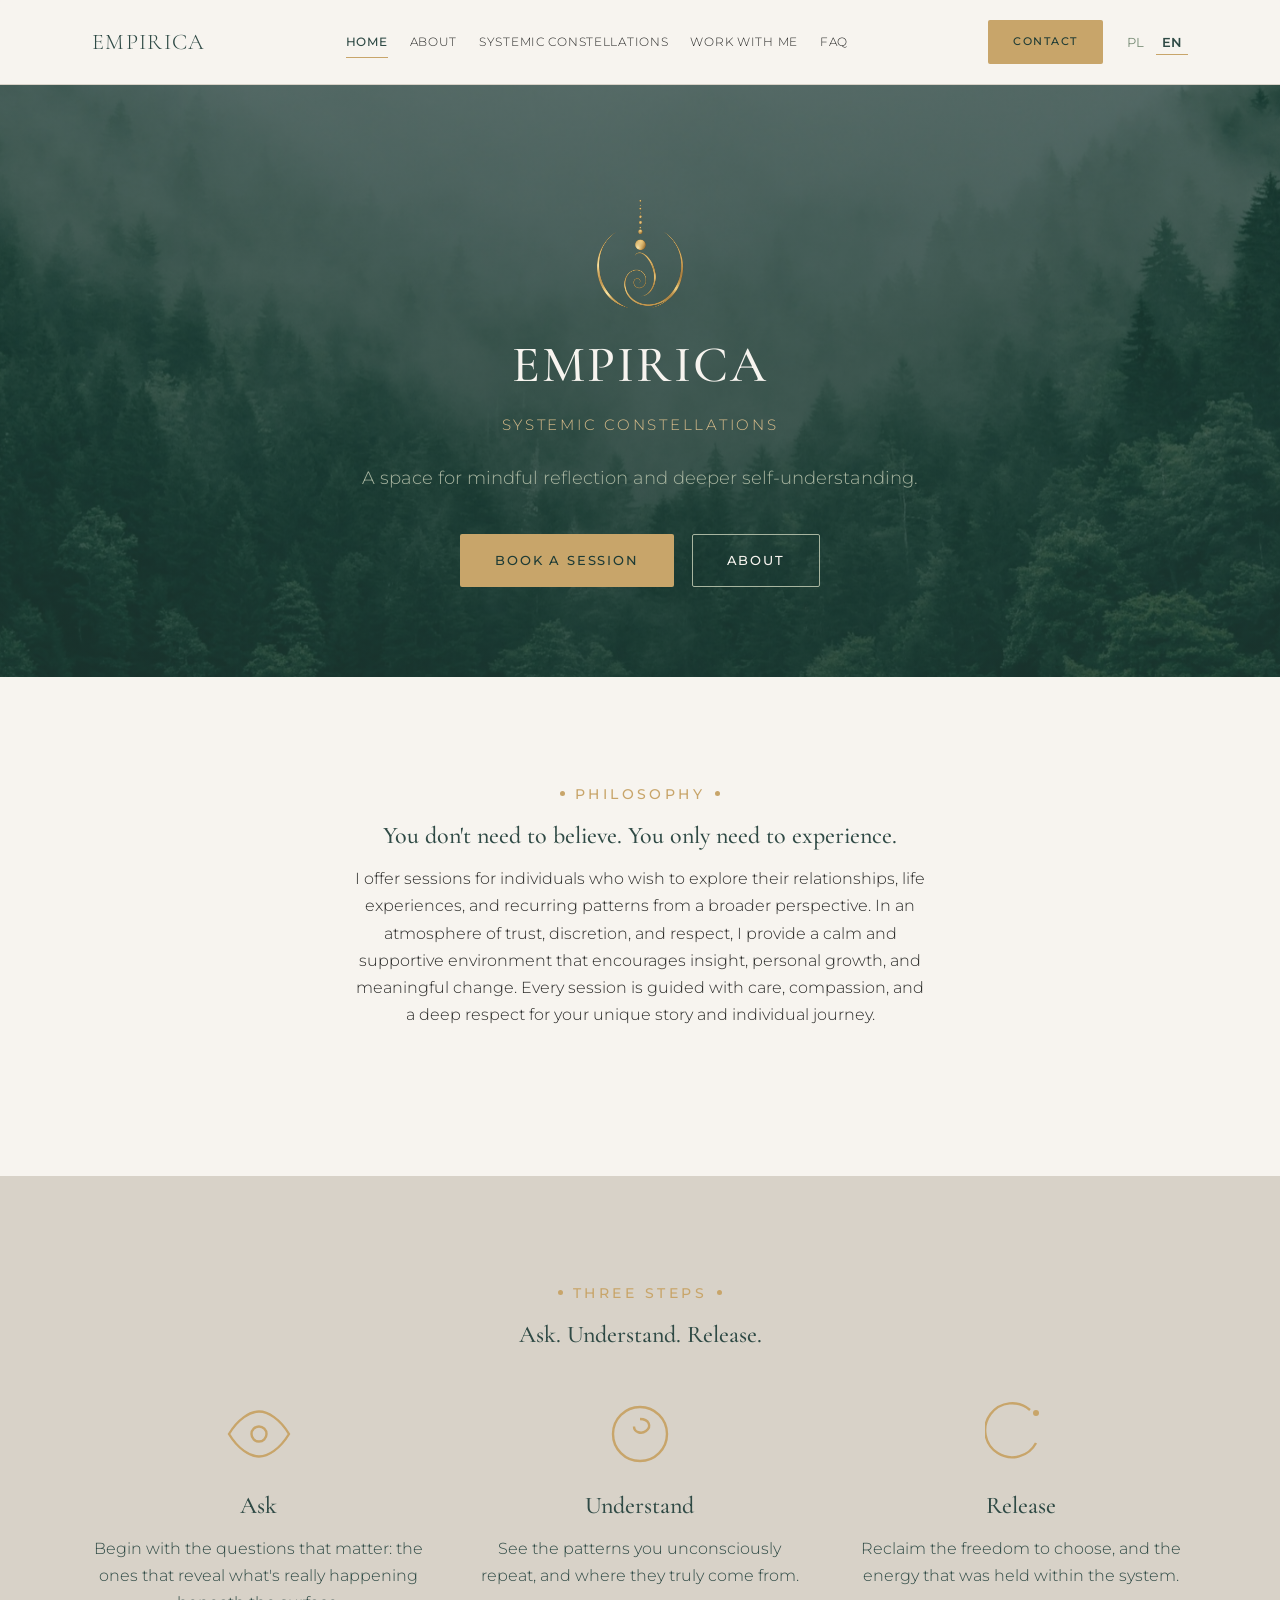
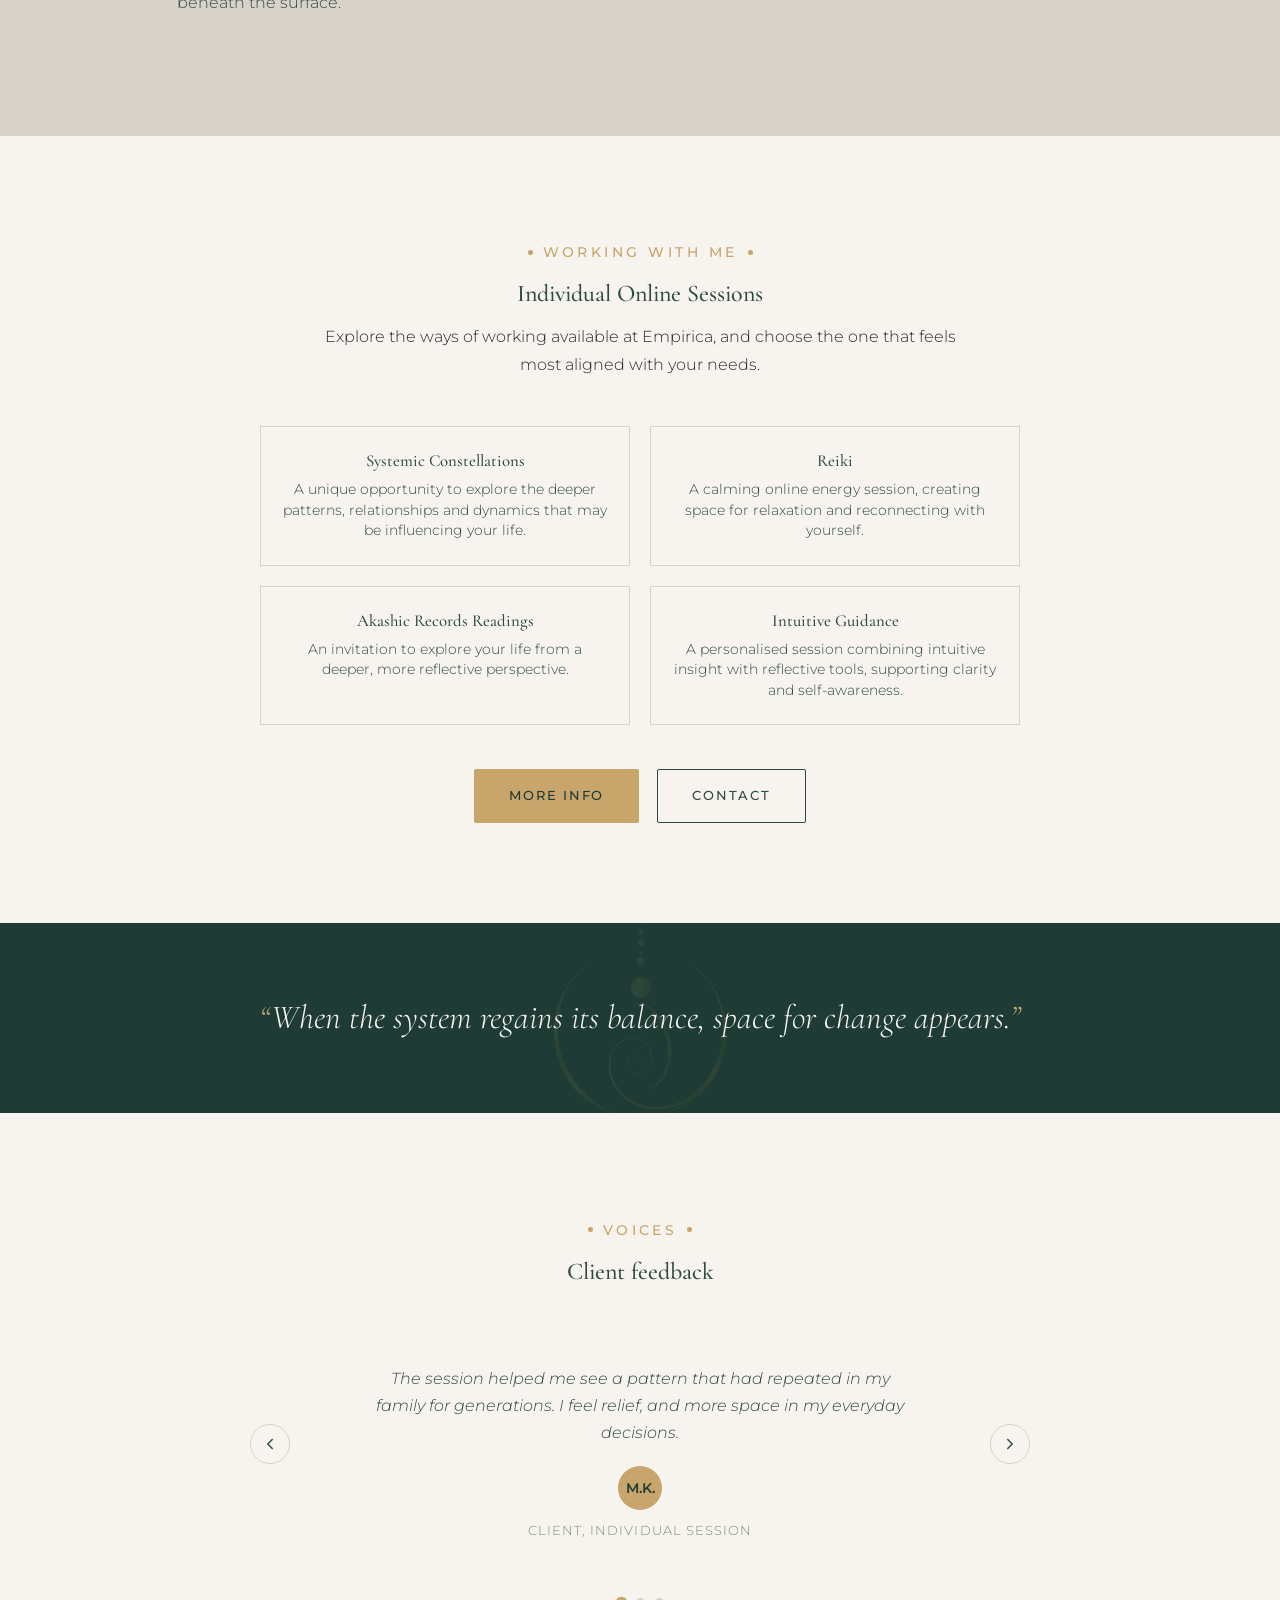
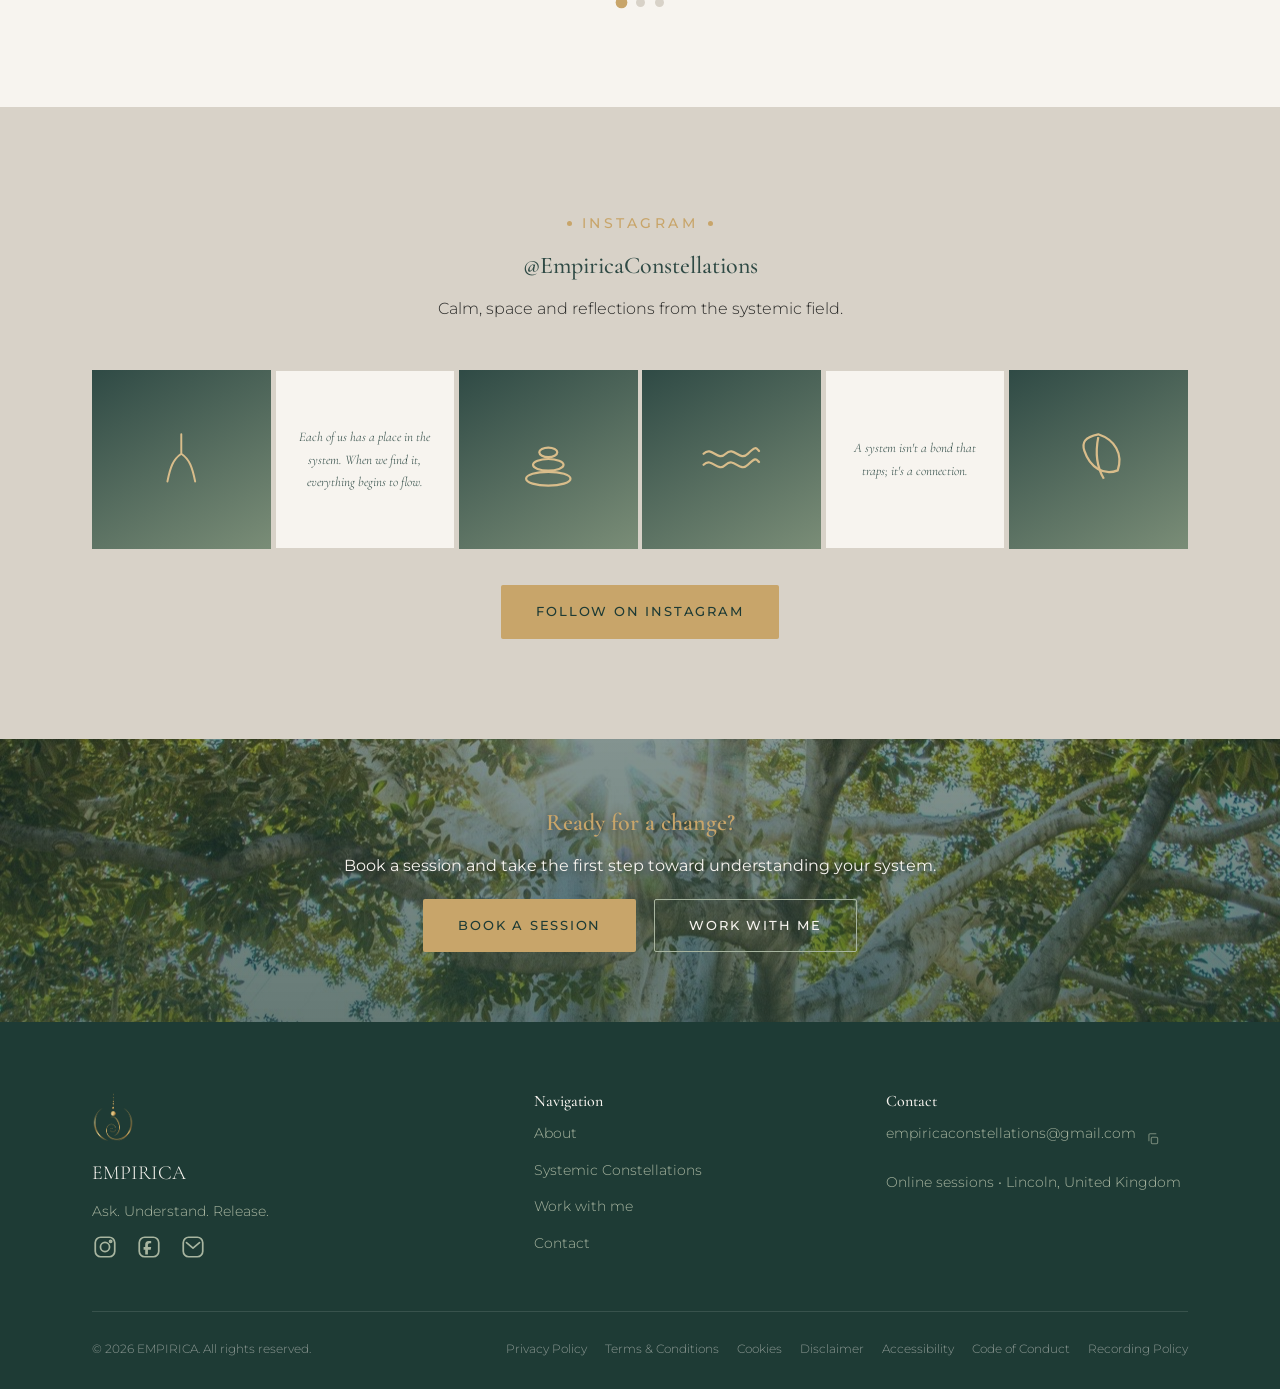
<file: index.html>
<!DOCTYPE html>
<html lang="pl">
<head>
<meta charset="UTF-8">
<meta name="viewport" content="width=device-width, initial-scale=1.0">
<title>Empirica | Ustawienia Systemowe</title>
<meta name="description" content="Empirica: sesje ustawień systemowych online. Odkryj ukryte dynamiki, które wpływają na Twoje relacje, decyzje i życie.">
<link rel="icon" type="image/svg+xml" href="assets/favicon.svg">
<link rel="preconnect" href="https://fonts.googleapis.com">
<link rel="preconnect" href="https://fonts.gstatic.com" crossorigin>
<link href="https://fonts.googleapis.com/css2?family=Cormorant+Garamond:ital,wght@0,400;0,500;0,600;1,400&family=Montserrat:wght@300;400;500;600&display=swap" rel="stylesheet">
<link rel="stylesheet" href="css/style.css">
</head>
<body data-i18n-title="meta.home">

<header class="site-header">
  <div class="container nav">
    <a href="index.html" class="brand" aria-label="Empirica, strona główna">
      <span class="brand-word">EMPIRICA</span>
    </a>
    <nav class="nav-links" id="navLinks">
      <a href="index.html" data-i18n="nav.home" aria-current="page">Strona główna</a>
      <a href="o-mnie.html" data-i18n="nav.about">O mnie</a>
      <a href="ustawienia-systemowe.html" data-i18n="nav.constellations">Ustawienia systemowe</a>
      <a href="oferta.html" data-i18n="nav.offer">Pracuj ze mną</a>
      <a href="faq.html" data-i18n="nav.faq">FAQ</a>
      <a href="kontakt.html" class="btn btn-gold nav-links-cta" data-i18n="nav.contactCta">Kontakt</a>
    </nav>
    <div class="nav-right">
      <a href="kontakt.html" class="btn btn-gold" data-i18n="nav.contactCta">Kontakt</a>
      <div class="lang-switch" role="group" aria-label="Język / Language">
        <button type="button" data-lang="pl">PL</button>
        <button type="button" data-lang="en">EN</button>
      </div>
      <select class="lang-select" aria-label="Język / Language">
        <option value="pl">PL</option>
        <option value="en">EN</option>
      </select>
      <button class="nav-toggle" aria-label="Menu" aria-expanded="false">
        <span></span><span></span><span></span>
      </button>
    </div>
  </div>
</header>

<div class="side-social" aria-label="Social media">
  <a href="https://instagram.com/EmpiricaConstellations" target="_blank" rel="noopener" aria-label="Instagram"><svg viewBox="0 0 24 24" fill="none" stroke="currentColor" stroke-width="1.6"><rect x="3" y="3" width="18" height="18" rx="5"/><circle cx="12" cy="12" r="4.2"/><circle cx="17.2" cy="6.8" r="1"/></svg></a>
  <a href="https://facebook.com/EmpiricaConstellations" target="_blank" rel="noopener" aria-label="Facebook"><svg viewBox="0 0 24 24" fill="none" stroke="currentColor" stroke-width="1.6"><rect x="3" y="3" width="18" height="18" rx="5"/><path d="M14 8.5h-1.5a1.5 1.5 0 0 0-1.5 1.5v2h3l-.4 2.5H11V19h-2.5v-4.5H7v-2.5h1.5V9.8A3.3 3.3 0 0 1 11.9 6.5H14z" fill="currentColor" stroke="none"/></svg></a>
          <a href="kontakt.html" aria-label="Email"><svg viewBox="0 0 24 24" fill="none" stroke="currentColor" stroke-width="1.6"><rect x="3" y="3" width="18" height="18" rx="5"/><path d="M6 8l6 5 6-5" stroke-linecap="round" stroke-linejoin="round"/></svg></a>
</div>

<main>

  <section class="hero parallax-hero on-dark" style="--hero-photo: url('../assets/hero-photo.jpg');">
    <div class="parallax-layer"></div>
    <div class="container hero-inner">
      <img src="assets/logo.png" alt="Empirica" class="hero-mark">
      <h1>EMPIRICA</h1>
      <p class="subtitle" data-i18n="home.hero.subtitle">Ustawienia Systemowe</p>
      <p class="lede" data-i18n="home.hero.lede">Przestrzeń do uważnej refleksji i głębszego zrozumienia siebie.</p>
      <div class="hero-actions">
        <a href="kontakt.html" class="btn btn-gold" data-i18n="home.hero.cta">Umów sesję</a>
        <a href="o-mnie.html" class="btn btn-outline" data-i18n="nav.about">O mnie</a>
      </div>
    </div>
  </section>

  <section class="section-center">
    <div class="container lede-block">
      <span class="eyebrow" data-i18n="home.intro.eyebrow">Filozofia</span>
      <h2 data-i18n="home.intro.title">Nie musisz wierzyć. Wystarczy doświadczyć.</h2>
      <p data-i18n="home.intro.body">Oferuję sesje dla osób, które chcą przyjrzeć się swoim relacjom, doświadczeniom życiowym i powracającym wzorcom z szerszej perspektywy. W atmosferze zaufania, dyskrecji i szacunku zapewniam spokojną i wspierającą przestrzeń, która sprzyja wglądowi, osobistemu rozwojowi i znaczącej zmianie. Każda sesja prowadzona jest z troską, współczuciem i głębokim szacunkiem dla Twojej wyjątkowej historii i indywidualnej drogi.</p>
    </div>
  </section>

  <section class="section-stone">
    <div class="container">
      <div class="lede-block">
        <span class="eyebrow" data-i18n="home.values.eyebrow">Trzy kroki</span>
        <h2 data-i18n="home.values.title">Zapytać. Zrozumieć. Uwolnić.</h2>
      </div>
      <div class="grid-3">
        <div class="value-card">
          <svg class="icon" viewBox="0 0 48 48" fill="none" stroke="currentColor" stroke-width="1.6"><path d="M4 24c6-10 14-15 20-15s14 5 20 15c-6 10-14 15-20 15S10 34 4 24Z"/><circle cx="24" cy="24" r="5"/></svg>
          <h3 data-i18n="home.values.card1.title">Zapytać</h3>
          <p data-i18n="home.values.card1.body">Zacznij od pytań, które mają znaczenie: takich, które ujawniają to, co naprawdę dzieje się pod powierzchnią.</p>
        </div>
        <div class="value-card">
          <svg class="icon" viewBox="0 0 48 48" fill="none" stroke="currentColor" stroke-width="1.6"><circle cx="24" cy="24" r="18"/><path d="M24 14c6 0 8 5 4 8c-3 2.2-8 1-8-3"/></svg>
          <h3 data-i18n="home.values.card2.title">Zrozumieć</h3>
          <p data-i18n="home.values.card2.body">Zobacz wzorce, które nieświadomie powtarzasz, i skąd naprawdę się wzięły.</p>
        </div>
        <div class="value-card">
          <svg class="icon" viewBox="0 0 48 48" fill="none" stroke="currentColor" stroke-width="1.6"><path d="M34 30A18 18 0 1 1 30 8"/><circle cx="34" cy="10" r="2" fill="currentColor" stroke="none"/></svg>
          <h3 data-i18n="home.values.card3.title">Uwolnić</h3>
          <p data-i18n="home.values.card3.body">Odzyskaj wolność decyzji i energię, która była uwięziona w systemie.</p>
        </div>
      </div>
    </div>
  </section>

  <section class="section-center">
    <div class="container">
      <div class="lede-block">
        <span class="eyebrow" data-i18n="home.reflections.eyebrow">Praca ze mną</span>
        <h2 data-i18n="offer.title">Sesje indywidualne online</h2>
        <p data-i18n="offer.intro">Poznaj sposoby pracy dostępne w Empirica i wybierz ten, który najbardziej odpowiada Twoim potrzebom.</p>
      </div>
      <div class="service-grid">
        <div class="service-tile">
          <h4 data-i18n="offer.constellationsBlock.title">Ustawienia systemowe</h4>
          <p data-i18n="home.reflections.constellationsSummary">Wyjątkowa okazja do zgłębienia głębszych wzorców, relacji i dynamik wpływających na Twoje życie.</p>
        </div>
        <div class="service-tile">
          <h4 data-i18n="offer.reiki.title">Reiki</h4>
          <p data-i18n="home.reflections.reikiSummary">Spokojna sesja energetyczna online, tworząca przestrzeń do relaksu i ponownego połączenia ze sobą.</p>
        </div>
        <div class="service-tile">
          <h4 data-i18n="offer.akashic.title">Odczyty Kronik Akaszy</h4>
          <p data-i18n="home.reflections.akashicSummary">Zaproszenie do zgłębienia swojego życia z głębszej, bardziej refleksyjnej perspektywy.</p>
        </div>
        <div class="service-tile">
          <h4 data-i18n="offer.intuitive.title">Przewodnictwo intuicyjne</h4>
          <p data-i18n="home.reflections.intuitiveSummary">Spersonalizowana sesja łącząca intuicyjny wgląd z narzędziami refleksyjnymi, wspierająca jasność i samoświadomość.</p>
        </div>
      </div>
      <div class="hero-actions" style="justify-content:center;margin-top:44px;">
        <a href="oferta.html" class="btn btn-gold" data-i18n="home.reflections.more">Więcej informacji</a>
        <a href="kontakt.html" class="btn btn-outline-deep" data-i18n="nav.contactCta">Kontakt</a>
      </div>
    </div>
  </section>

  <section class="section-dark section-tight section-watermark">
    <img src="assets/logo.png" alt="" class="watermark-logo">
    <div class="container">
      <blockquote class="pull-quote" data-i18n="home.quote.text">Kiedy system odzyskuje równowagę, pojawia się przestrzeń na zmianę.</blockquote>
    </div>
  </section>

  <section>
    <div class="container">
      <div class="lede-block">
        <span class="eyebrow" data-i18n="home.testimonial.eyebrow">Głosy</span>
        <h2 data-i18n="home.testimonial.title">Opinie klientów</h2>
      </div>
      <div class="testimonial-carousel" data-carousel>
        <div class="testimonial-viewport">
          <div class="testimonial-track">
            <div class="testimonial-slide">
              <div class="testimonial">
                <p data-i18n="home.testimonial.t1.quote">Sesja pomogła mi zobaczyć wzorzec, który powtarzał się w mojej rodzinie od pokoleń. Czuję ulgę i więcej przestrzeni w codziennych decyzjach.</p>
                <div class="testimonial-author">
                  <span class="testimonial-avatar">M.K.</span>
                  <cite data-i18n="home.testimonial.t1.cite">Klientka, sesja indywidualna</cite>
                </div>
              </div>
            </div>
            <div class="testimonial-slide">
              <div class="testimonial">
                <p data-i18n="home.testimonial.t2.quote">Dzięki sesji zrozumiałem, dlaczego powtarzałem pewien wzorzec w związkach. To był ważny krok w stronę zmiany.</p>
                <div class="testimonial-author">
                  <span class="testimonial-avatar">P.N.</span>
                  <cite data-i18n="home.testimonial.t2.cite">Klient, sesja indywidualna</cite>
                </div>
              </div>
            </div>
            <div class="testimonial-slide">
              <div class="testimonial">
                <p data-i18n="home.testimonial.t3.quote">Nie spodziewałam się, że praca online może być tak głęboka. Po sesji poczułam większy spokój i jasność.</p>
                <div class="testimonial-author">
                  <span class="testimonial-avatar">A.W.</span>
                  <cite data-i18n="home.testimonial.t3.cite">Klientka, sesja online</cite>
                </div>
              </div>
            </div>
          </div>
        </div>
        <button type="button" class="carousel-arrow carousel-prev" aria-label="Poprzednia opinia / Previous testimonial">
          <svg viewBox="0 0 24 24" fill="none" stroke="currentColor" stroke-width="2" stroke-linecap="round" stroke-linejoin="round"><path d="M15 18l-6-6 6-6"/></svg>
        </button>
        <button type="button" class="carousel-arrow carousel-next" aria-label="Następna opinia / Next testimonial">
          <svg viewBox="0 0 24 24" fill="none" stroke="currentColor" stroke-width="2" stroke-linecap="round" stroke-linejoin="round"><path d="M9 18l6-6-6-6"/></svg>
        </button>
        <div class="carousel-dots">
          <button type="button" class="carousel-dot is-active" data-index="0" aria-label="Opinia 1"></button>
          <button type="button" class="carousel-dot" data-index="1" aria-label="Opinia 2"></button>
          <button type="button" class="carousel-dot" data-index="2" aria-label="Opinia 3"></button>
        </div>
      </div>
    </div>
  </section>

  <section class="section-stone">
    <div class="container">
      <div class="lede-block">
        <span class="eyebrow" data-i18n="home.insta.eyebrow">Instagram</span>
        <h2 data-i18n="home.insta.title">@empirica</h2>
        <p data-i18n="home.insta.lede">Spokój, przestrzeń i refleksje z pola systemowego.</p>
      </div>
      <div class="insta-grid">
        <div class="insta-cell art"><svg viewBox="0 0 48 48" fill="none" stroke="currentColor" stroke-width="1.4" stroke-linecap="round"><path d="M24 6v14M24 20c-6 4-8 10-10 20M24 20c6 4 8 10 10 20"/></svg></div>
        <div class="insta-cell quote"><p data-i18n="home.insta.quote1">Każdy z nas ma swoje miejsce w systemie. Kiedy je odnajdziemy, wszystko zaczyna płynąć.</p></div>
        <div class="insta-cell art"><svg viewBox="0 0 48 48" fill="none" stroke="currentColor" stroke-width="1.6"><ellipse cx="24" cy="38" rx="16" ry="5"/><ellipse cx="24" cy="28" rx="11" ry="4.2"/><ellipse cx="24" cy="19" rx="6.5" ry="3.4"/></svg></div>
        <div class="insta-cell art"><svg viewBox="0 0 48 48" fill="none" stroke="currentColor" stroke-width="1.6" stroke-linecap="round"><path d="M4 20c6-6 10 6 16 0s10 6 16 0s6-4 8-2"/><path d="M4 28c6-6 10 6 16 0s10 6 16 0s6-4 8-2"/></svg></div>
        <div class="insta-cell quote"><p data-i18n="home.insta.quote2">System to nie więzy, to połączenia.</p></div>
        <div class="insta-cell art"><svg viewBox="0 0 48 48" fill="none" stroke="currentColor" stroke-width="1.6"><path d="M24 6c12 4 18 14 14 26-10 4-20-2-24-14-2-6 0-10 10-12z"/><path d="M24 8c-2 10-2 20 4 30"/></svg></div>
      </div>
      <div class="section-center" style="margin-top:36px;">
        <a href="https://instagram.com/EmpiricaConstellations" target="_blank" rel="noopener" class="btn btn-gold" data-i18n="home.insta.cta">Obserwuj na Instagramie</a>
      </div>
    </div>
  </section>

  <section class="section-center section-tight ready-photo on-dark">
    <div class="container">
      <h2 data-i18n="home.ctaBanner.title">Gotów na zmianę?</h2>
      <p data-i18n="home.ctaBanner.body">Umów sesję i zrób pierwszy krok w stronę zrozumienia swojego systemu.</p>
      <div class="hero-actions">
        <a href="kontakt.html" class="btn btn-gold" data-i18n="home.ctaBanner.cta">Umów sesję</a>
        <a href="oferta.html" class="btn btn-outline" data-i18n="nav.offer">Pracuj ze mną</a>
      </div>
    </div>
  </section>

</main>

<footer class="site-footer">
  <div class="container">
    <div class="footer-top">
      <div>
        <div class="footer-brand">
          <img src="assets/logo.png" alt="" height="56">
          <span>EMPIRICA</span>
        </div>
        <p class="footer-tag" data-i18n="footer.tagline">Zapytać. Zrozumieć. Uwolnić.</p>
        <div class="social-row" aria-label="Social media">
          <a href="https://instagram.com/EmpiricaConstellations" target="_blank" rel="noopener" aria-label="Instagram"><svg viewBox="0 0 24 24" fill="none" stroke="currentColor" stroke-width="1.6"><rect x="3" y="3" width="18" height="18" rx="5"/><circle cx="12" cy="12" r="4.2"/><circle cx="17.2" cy="6.8" r="1"/></svg></a>
          <a href="https://facebook.com/EmpiricaConstellations" target="_blank" rel="noopener" aria-label="Facebook"><svg viewBox="0 0 24 24" fill="none" stroke="currentColor" stroke-width="1.6"><rect x="3" y="3" width="18" height="18" rx="5"/><path d="M14 8.5h-1.5a1.5 1.5 0 0 0-1.5 1.5v2h3l-.4 2.5H11V19h-2.5v-4.5H7v-2.5h1.5V9.8A3.3 3.3 0 0 1 11.9 6.5H14z" fill="currentColor" stroke="none"/></svg></a>
          <a href="kontakt.html" aria-label="Email"><svg viewBox="0 0 24 24" fill="none" stroke="currentColor" stroke-width="1.6"><rect x="3" y="3" width="18" height="18" rx="5"/><path d="M6 8l6 5 6-5" stroke-linecap="round" stroke-linejoin="round"/></svg></a>
        </div>
      </div>
      <div class="footer-col">
        <h4 data-i18n="footer.navTitle">Nawigacja</h4>
        <a href="o-mnie.html" data-i18n="nav.about">O mnie</a>
        <a href="ustawienia-systemowe.html" data-i18n="nav.constellations">Ustawienia systemowe</a>
        <a href="oferta.html" data-i18n="nav.offer">Pracuj ze mną</a>
        <a href="kontakt.html" data-i18n="nav.contact">Kontakt</a>
      </div>
      <div class="footer-col">
        <h4 data-i18n="footer.contactTitle">Kontakt</h4>
        <span class="email-copy"><span>empiricaconstellations@gmail.com</span><button type="button" class="copy-btn" data-copy="empiricaconstellations@gmail.com" aria-label="Kopiuj adres e-mail / Copy email address"><svg viewBox="0 0 24 24" fill="none" stroke="currentColor" stroke-width="1.8" stroke-linecap="round" stroke-linejoin="round"><rect x="9" y="9" width="11" height="11" rx="2"/><path d="M5 15V5a2 2 0 0 1 2-2h10"/></svg></button></span>
        <span data-i18n="footer.location">Sesje online • Lincoln, Wielka Brytania</span>
      </div>
    </div>
    <div class="footer-bottom">
      <span>© 2026 EMPIRICA. <span data-i18n="footer.rights">Wszelkie prawa zastrzeżone.</span></span>
      <div class="footer-legal">
        <a href="polityka-prywatnosci.html" data-i18n="footer.privacyLink">Polityka prywatności</a>
        <a href="regulamin.html" data-i18n="footer.termsLink">Regulamin</a>
        <a href="polityka-cookies.html" data-i18n="footer.cookiesLink">Cookies</a>
        <a href="zastrzezenie.html" data-i18n="footer.disclaimerLink">Zastrzeżenia prawne</a>
        <a href="dostepnosc.html" data-i18n="footer.accessibilityLink">Dostępność</a>
        <a href="zasady-postepowania.html" data-i18n="footer.conductLink">Zasady postępowania</a>
        <a href="polityka-nagrywania.html" data-i18n="footer.recordingLink">Polityka nagrywania</a>
      </div>
    </div>
  </div>
</footer>

<button id="backToTop" class="back-to-top" aria-label="Powrót do góry / Back to top">
  <svg viewBox="0 0 24 24" fill="none" stroke="currentColor" stroke-width="2" stroke-linecap="round" stroke-linejoin="round"><path d="M12 19V5M5 12l7-7 7 7"/></svg>
</button>

<script src="js/i18n.js"></script>
<script src="js/main.js"></script>
</body>
</html>
</file>
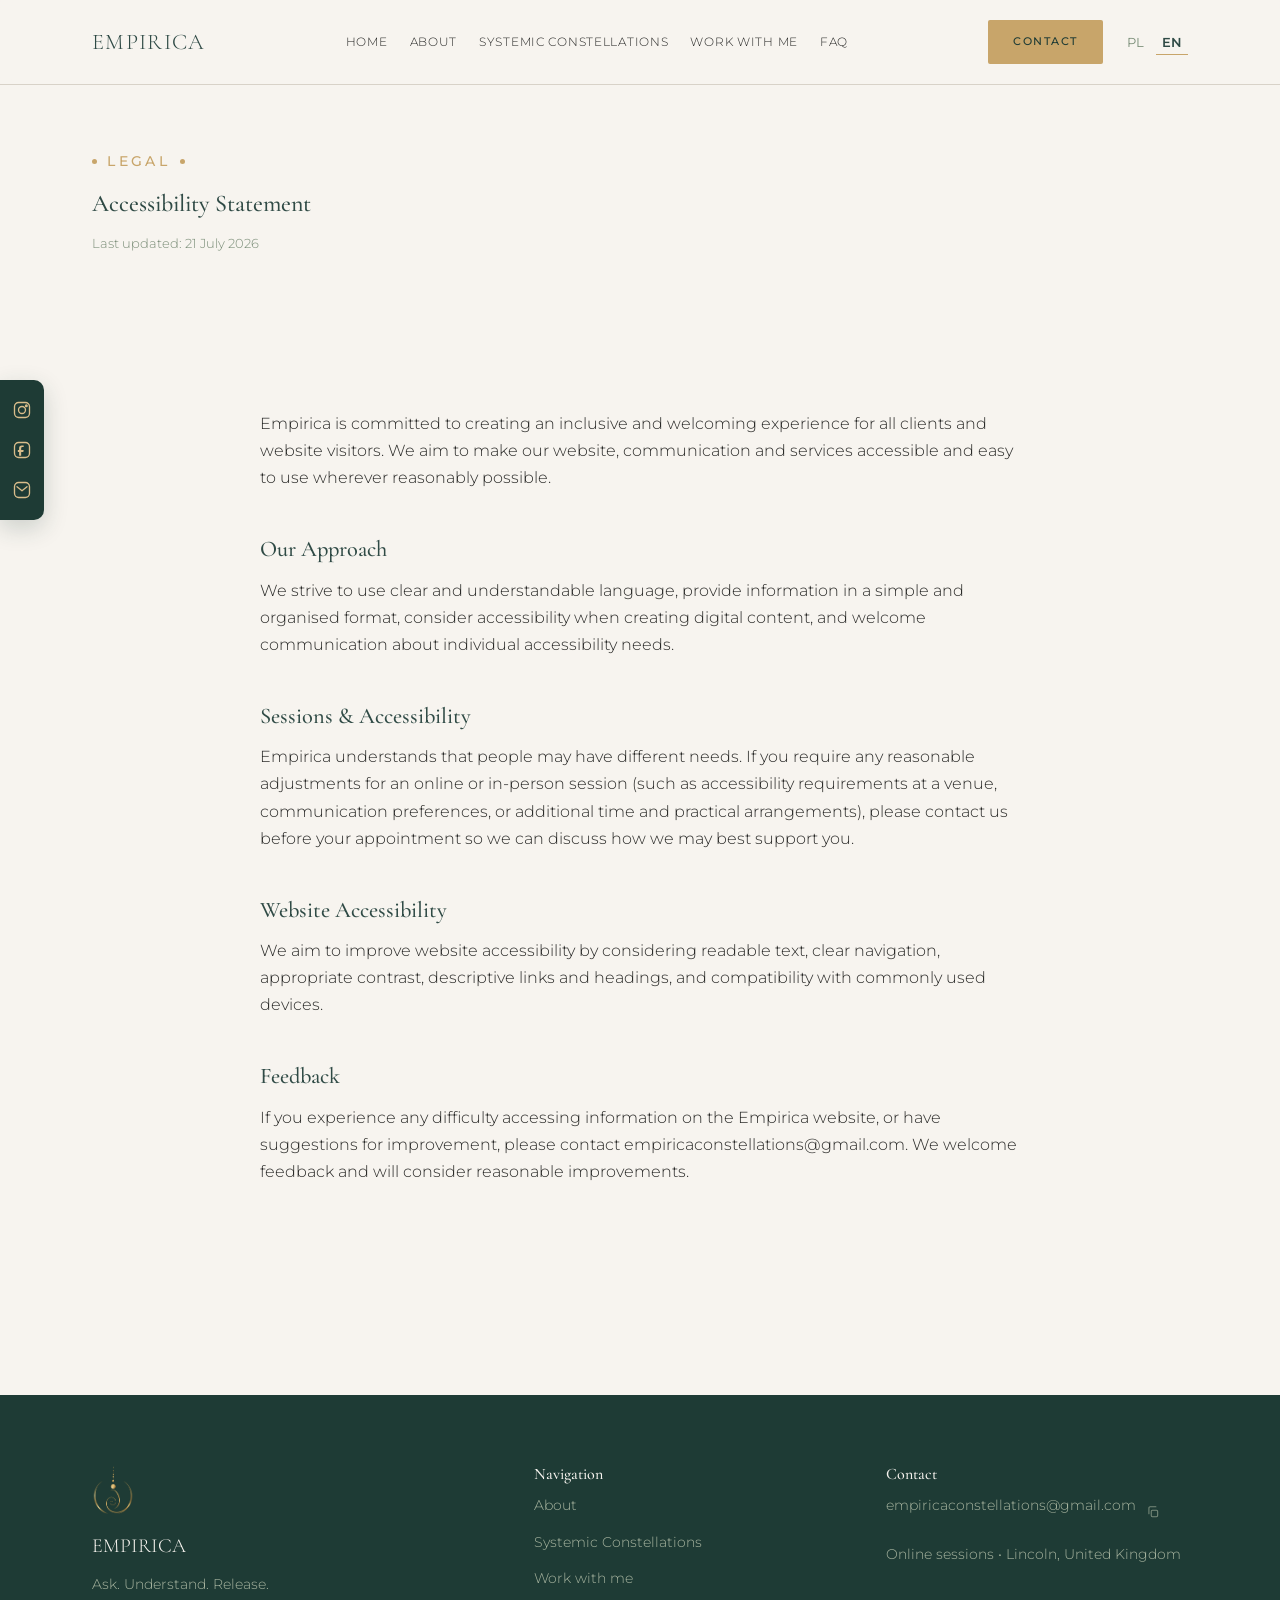
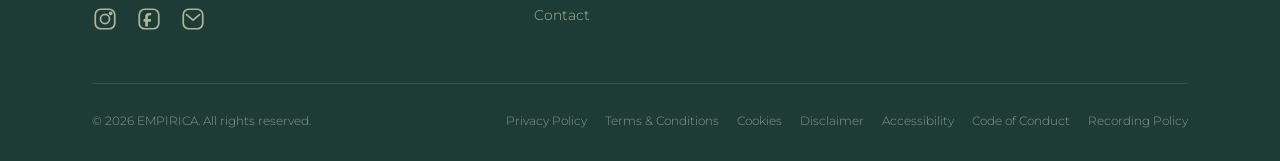
<file: dostepnosc.html>
<!DOCTYPE html>
<html lang="pl">
<head>
<meta charset="UTF-8">
<meta name="viewport" content="width=device-width, initial-scale=1.0">
<title>Dostępność | Empirica</title>
<meta name="description" content="Deklaracja dostępności Empirica: nasze podejście do dostępności sesji i strony internetowej.">
<link rel="icon" type="image/svg+xml" href="assets/favicon.svg">
<link rel="preconnect" href="https://fonts.googleapis.com">
<link rel="preconnect" href="https://fonts.gstatic.com" crossorigin>
<link href="https://fonts.googleapis.com/css2?family=Cormorant+Garamond:ital,wght@0,400;0,500;0,600;1,400&family=Montserrat:wght@300;400;500;600&display=swap" rel="stylesheet">
<link rel="stylesheet" href="css/style.css">
</head>
<body data-i18n-title="meta.accessibility">

<header class="site-header">
  <div class="container nav">
    <a href="index.html" class="brand" aria-label="Empirica, strona główna">
      <span class="brand-word">EMPIRICA</span>
    </a>
    <nav class="nav-links" id="navLinks">
      <a href="index.html" data-i18n="nav.home">Strona główna</a>
      <a href="o-mnie.html" data-i18n="nav.about">O mnie</a>
      <a href="ustawienia-systemowe.html" data-i18n="nav.constellations">Ustawienia systemowe</a>
      <a href="oferta.html" data-i18n="nav.offer">Pracuj ze mną</a>
      <a href="faq.html" data-i18n="nav.faq">FAQ</a>
      <a href="kontakt.html" class="btn btn-gold nav-links-cta" data-i18n="nav.contactCta">Kontakt</a>
    </nav>
    <div class="nav-right">
      <a href="kontakt.html" class="btn btn-gold" data-i18n="nav.contactCta">Kontakt</a>
      <div class="lang-switch" role="group" aria-label="Język / Language">
        <button type="button" data-lang="pl">PL</button>
        <button type="button" data-lang="en">EN</button>
      </div>
      <select class="lang-select" aria-label="Język / Language">
        <option value="pl">PL</option>
        <option value="en">EN</option>
      </select>
      <button class="nav-toggle" aria-label="Menu" aria-expanded="false">
        <span></span><span></span><span></span>
      </button>
    </div>
  </div>
</header>

<div class="side-social" aria-label="Social media">
  <a href="https://instagram.com/EmpiricaConstellations" target="_blank" rel="noopener" aria-label="Instagram"><svg viewBox="0 0 24 24" fill="none" stroke="currentColor" stroke-width="1.6"><rect x="3" y="3" width="18" height="18" rx="5"/><circle cx="12" cy="12" r="4.2"/><circle cx="17.2" cy="6.8" r="1"/></svg></a>
  <a href="https://facebook.com/EmpiricaConstellations" target="_blank" rel="noopener" aria-label="Facebook"><svg viewBox="0 0 24 24" fill="none" stroke="currentColor" stroke-width="1.6"><rect x="3" y="3" width="18" height="18" rx="5"/><path d="M14 8.5h-1.5a1.5 1.5 0 0 0-1.5 1.5v2h3l-.4 2.5H11V19h-2.5v-4.5H7v-2.5h1.5V9.8A3.3 3.3 0 0 1 11.9 6.5H14z" fill="currentColor" stroke="none"/></svg></a>
  <a href="kontakt.html" aria-label="Email"><svg viewBox="0 0 24 24" fill="none" stroke="currentColor" stroke-width="1.6"><rect x="3" y="3" width="18" height="18" rx="5"/><path d="M6 8l6 5 6-5" stroke-linecap="round" stroke-linejoin="round"/></svg></a>
</div>

<main>

  <section class="legal-page-header">
    <div class="container">
      <span class="eyebrow" data-i18n="legal.eyebrow">Prawne</span>
      <h1 data-i18n="legal.accessibility.title">Dostępność</h1>
      <p class="form-note" data-i18n="legal.updated">Ostatnia aktualizacja: 21 lipca 2026</p>
    </div>
  </section>

  <section>
    <div class="container legal-content">
      <p data-i18n="legal.accessibility.intro">Empirica dąży do zapewnienia integrującego i przyjaznego doświadczenia wszystkim klientom i osobom odwiedzającym stronę. Staramy się, aby nasza strona internetowa, komunikacja i usługi były dostępne i łatwe w użyciu, tam gdzie jest to zasadnie możliwe.</p>

      <h2 data-i18n="legal.accessibility.s1title">Nasze podejście</h2>
      <p data-i18n="legal.accessibility.s1body">Dążymy do stosowania jasnego i zrozumiałego języka, przedstawiania informacji w prostej i uporządkowanej formie, uwzględniania dostępności przy tworzeniu treści cyfrowych oraz otwartości na rozmowę o indywidualnych potrzebach w zakresie dostępności.</p>

      <h2 data-i18n="legal.accessibility.s2title">Sesje a dostępność</h2>
      <p data-i18n="legal.accessibility.s2body">Empirica rozumie, że różne osoby mogą mieć różne potrzeby. Jeśli potrzebujesz rozsądnych dostosowań na sesję online lub stacjonarną (na przykład dotyczących dostępności miejsca, preferencji komunikacyjnych czy dodatkowego czasu i ustaleń praktycznych), skontaktuj się z nami przed spotkaniem, abyśmy mogli omówić, jak najlepiej Cię wesprzeć.</p>

      <h2 data-i18n="legal.accessibility.s3title">Dostępność strony internetowej</h2>
      <p data-i18n="legal.accessibility.s3body">Dążymy do poprawy dostępności strony poprzez czytelny tekst, przejrzystą nawigację, odpowiedni kontrast, opisowe linki i nagłówki oraz kompatybilność z powszechnie używanymi urządzeniami.</p>

      <h2 data-i18n="legal.accessibility.s4title">Opinie</h2>
      <p data-i18n="legal.accessibility.s4body">Jeśli napotykasz trudności w dostępie do informacji na stronie Empirica lub masz sugestie dotyczące usprawnień, napisz na adres empiricaconstellations@gmail.com. Chętnie poznamy Twoją opinię i rozważymy zasadne usprawnienia.</p>
    </div>
  </section>

</main>

<footer class="site-footer">
  <div class="container">
    <div class="footer-top">
      <div>
        <div class="footer-brand">
          <img src="assets/logo.png" alt="" height="56">
          <span>EMPIRICA</span>
        </div>
        <p class="footer-tag" data-i18n="footer.tagline">Zapytać. Zrozumieć. Uwolnić.</p>
        <div class="social-row" aria-label="Social media">
          <a href="https://instagram.com/EmpiricaConstellations" target="_blank" rel="noopener" aria-label="Instagram"><svg viewBox="0 0 24 24" fill="none" stroke="currentColor" stroke-width="1.6"><rect x="3" y="3" width="18" height="18" rx="5"/><circle cx="12" cy="12" r="4.2"/><circle cx="17.2" cy="6.8" r="1"/></svg></a>
          <a href="https://facebook.com/EmpiricaConstellations" target="_blank" rel="noopener" aria-label="Facebook"><svg viewBox="0 0 24 24" fill="none" stroke="currentColor" stroke-width="1.6"><rect x="3" y="3" width="18" height="18" rx="5"/><path d="M14 8.5h-1.5a1.5 1.5 0 0 0-1.5 1.5v2h3l-.4 2.5H11V19h-2.5v-4.5H7v-2.5h1.5V9.8A3.3 3.3 0 0 1 11.9 6.5H14z" fill="currentColor" stroke="none"/></svg></a>
          <a href="kontakt.html" aria-label="Email"><svg viewBox="0 0 24 24" fill="none" stroke="currentColor" stroke-width="1.6"><rect x="3" y="3" width="18" height="18" rx="5"/><path d="M6 8l6 5 6-5" stroke-linecap="round" stroke-linejoin="round"/></svg></a>
        </div>
      </div>
      <div class="footer-col">
        <h4 data-i18n="footer.navTitle">Nawigacja</h4>
        <a href="o-mnie.html" data-i18n="nav.about">O mnie</a>
        <a href="ustawienia-systemowe.html" data-i18n="nav.constellations">Ustawienia systemowe</a>
        <a href="oferta.html" data-i18n="nav.offer">Pracuj ze mną</a>
        <a href="kontakt.html" data-i18n="nav.contact">Kontakt</a>
      </div>
      <div class="footer-col">
        <h4 data-i18n="footer.contactTitle">Kontakt</h4>
        <span class="email-copy"><span>empiricaconstellations@gmail.com</span><button type="button" class="copy-btn" data-copy="empiricaconstellations@gmail.com" aria-label="Kopiuj adres e-mail / Copy email address"><svg viewBox="0 0 24 24" fill="none" stroke="currentColor" stroke-width="1.8" stroke-linecap="round" stroke-linejoin="round"><rect x="9" y="9" width="11" height="11" rx="2"/><path d="M5 15V5a2 2 0 0 1 2-2h10"/></svg></button></span>
        <span data-i18n="footer.location">Sesje online • Lincoln, Wielka Brytania</span>
      </div>
    </div>
    <div class="footer-bottom">
      <span>© 2026 EMPIRICA. <span data-i18n="footer.rights">Wszelkie prawa zastrzeżone.</span></span>
      <div class="footer-legal">
        <a href="polityka-prywatnosci.html" data-i18n="footer.privacyLink">Polityka prywatności</a>
        <a href="regulamin.html" data-i18n="footer.termsLink">Regulamin</a>
        <a href="polityka-cookies.html" data-i18n="footer.cookiesLink">Cookies</a>
        <a href="zastrzezenie.html" data-i18n="footer.disclaimerLink">Zastrzeżenia prawne</a>
        <a href="dostepnosc.html" data-i18n="footer.accessibilityLink">Dostępność</a>
        <a href="zasady-postepowania.html" data-i18n="footer.conductLink">Zasady postępowania</a>
        <a href="polityka-nagrywania.html" data-i18n="footer.recordingLink">Polityka nagrywania</a>
      </div>
    </div>
  </div>
</footer>

<button id="backToTop" class="back-to-top" aria-label="Powrót do góry / Back to top">
  <svg viewBox="0 0 24 24" fill="none" stroke="currentColor" stroke-width="2" stroke-linecap="round" stroke-linejoin="round"><path d="M12 19V5M5 12l7-7 7 7"/></svg>
</button>

<script src="js/i18n.js"></script>
<script src="js/main.js"></script>
</body>
</html>
</file>
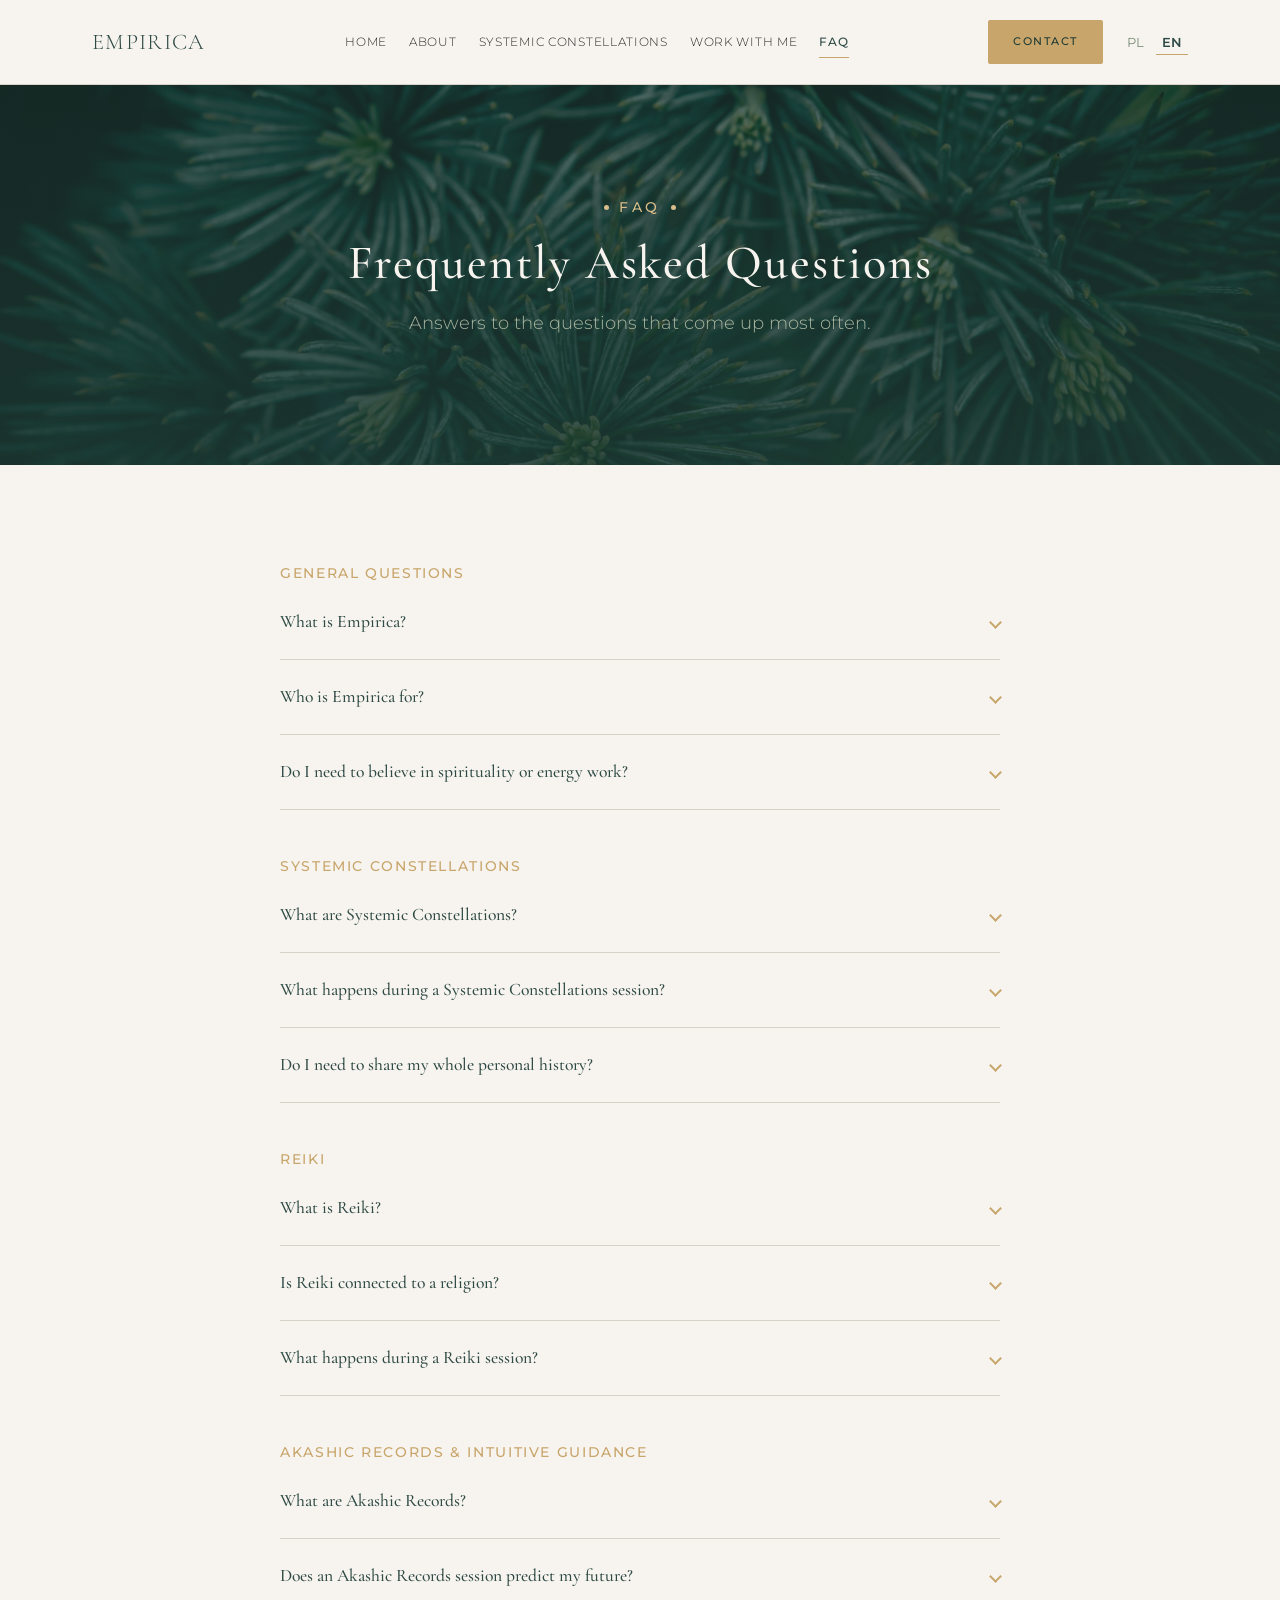
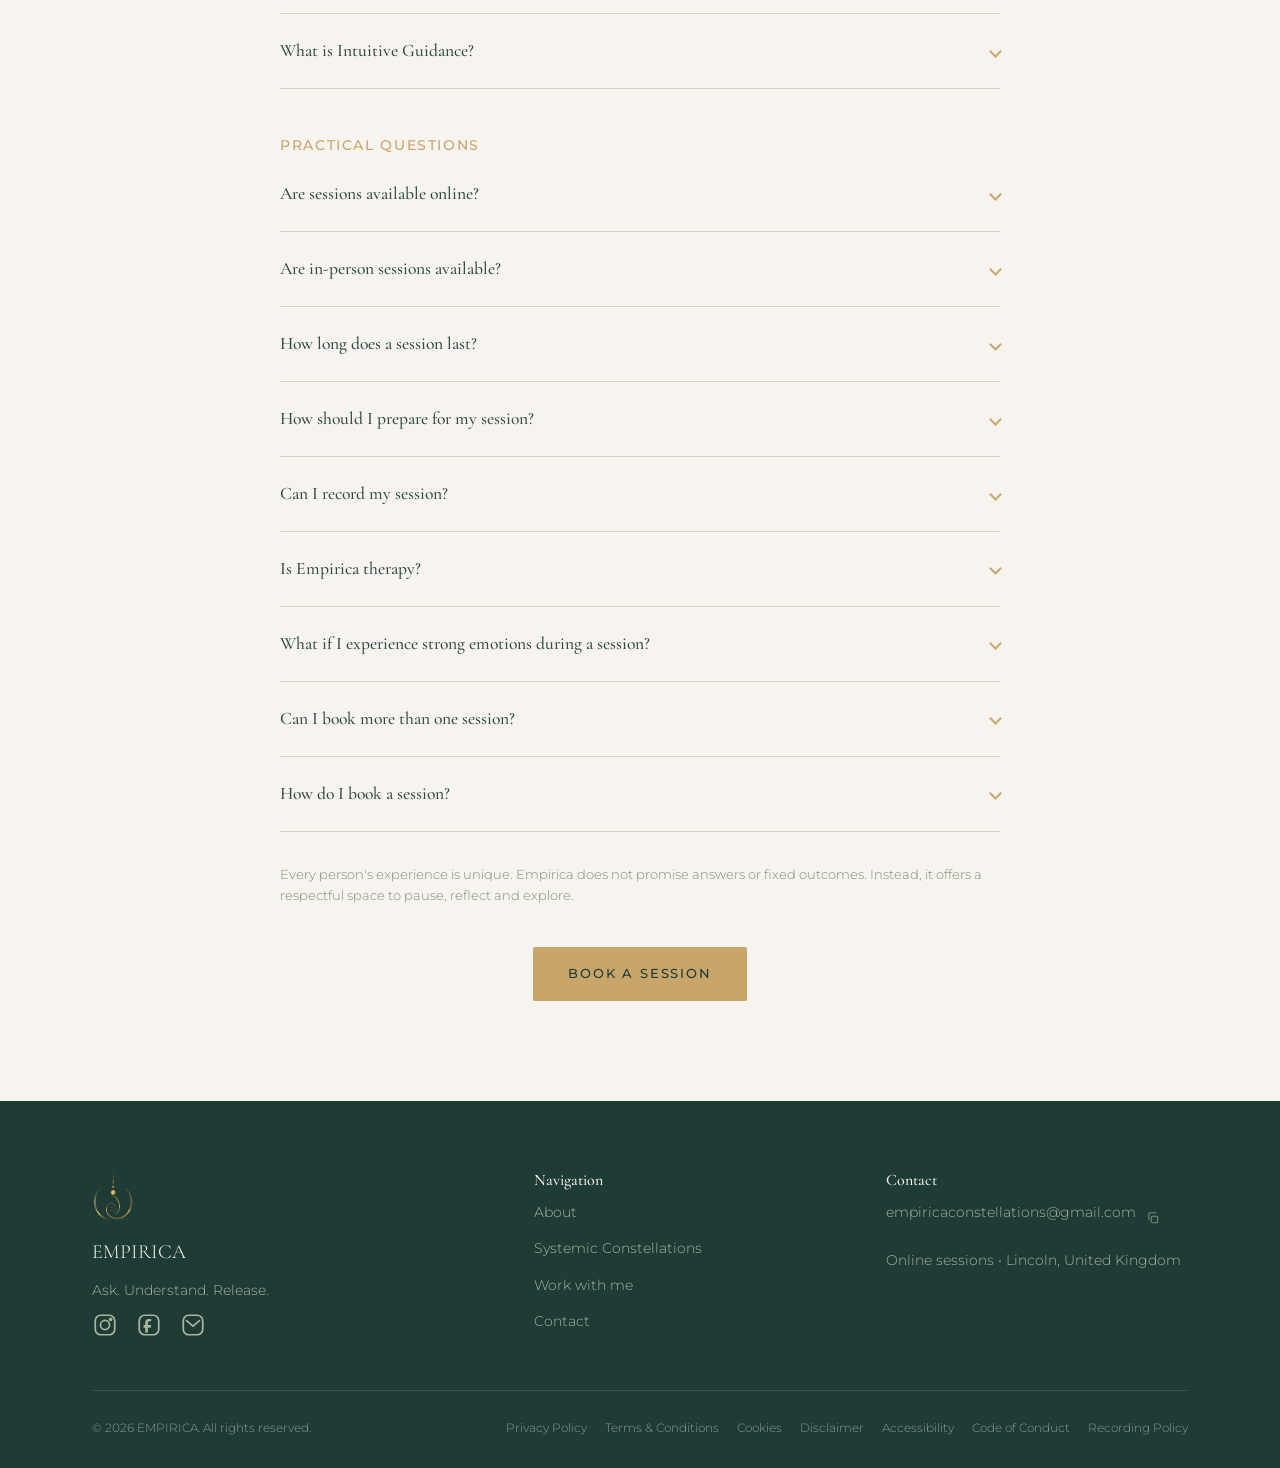
<file: faq.html>
<!DOCTYPE html>
<html lang="pl">
<head>
<meta charset="UTF-8">
<meta name="viewport" content="width=device-width, initial-scale=1.0">
<title>FAQ | Empirica</title>
<meta name="description" content="Najczęściej zadawane pytania o Empirica: ustawienia systemowe, Reiki, Kroniki Akaszy i sprawy praktyczne.">
<link rel="icon" type="image/svg+xml" href="assets/favicon.svg">
<link rel="preconnect" href="https://fonts.googleapis.com">
<link rel="preconnect" href="https://fonts.gstatic.com" crossorigin>
<link href="https://fonts.googleapis.com/css2?family=Cormorant+Garamond:ital,wght@0,400;0,500;0,600;1,400&family=Montserrat:wght@300;400;500;600&display=swap" rel="stylesheet">
<link rel="stylesheet" href="css/style.css">
</head>
<body data-i18n-title="meta.faq">

<header class="site-header">
  <div class="container nav">
    <a href="index.html" class="brand" aria-label="Empirica, strona główna">
      <span class="brand-word">EMPIRICA</span>
    </a>
    <nav class="nav-links" id="navLinks">
      <a href="index.html" data-i18n="nav.home">Strona główna</a>
      <a href="o-mnie.html" data-i18n="nav.about">O mnie</a>
      <a href="ustawienia-systemowe.html" data-i18n="nav.constellations">Ustawienia systemowe</a>
      <a href="oferta.html" data-i18n="nav.offer">Pracuj ze mną</a>
      <a href="faq.html" data-i18n="nav.faq" aria-current="page">FAQ</a>
      <a href="kontakt.html" class="btn btn-gold nav-links-cta" data-i18n="nav.contactCta">Kontakt</a>
    </nav>
    <div class="nav-right">
      <a href="kontakt.html" class="btn btn-gold" data-i18n="nav.contactCta">Kontakt</a>
      <div class="lang-switch" role="group" aria-label="Język / Language">
        <button type="button" data-lang="pl">PL</button>
        <button type="button" data-lang="en">EN</button>
      </div>
      <select class="lang-select" aria-label="Język / Language">
        <option value="pl">PL</option>
        <option value="en">EN</option>
      </select>
      <button class="nav-toggle" aria-label="Menu" aria-expanded="false">
        <span></span><span></span><span></span>
      </button>
    </div>
  </div>
</header>

<div class="side-social" aria-label="Social media">
  <a href="https://instagram.com/EmpiricaConstellations" target="_blank" rel="noopener" aria-label="Instagram"><svg viewBox="0 0 24 24" fill="none" stroke="currentColor" stroke-width="1.6"><rect x="3" y="3" width="18" height="18" rx="5"/><circle cx="12" cy="12" r="4.2"/><circle cx="17.2" cy="6.8" r="1"/></svg></a>
  <a href="https://facebook.com/EmpiricaConstellations" target="_blank" rel="noopener" aria-label="Facebook"><svg viewBox="0 0 24 24" fill="none" stroke="currentColor" stroke-width="1.6"><rect x="3" y="3" width="18" height="18" rx="5"/><path d="M14 8.5h-1.5a1.5 1.5 0 0 0-1.5 1.5v2h3l-.4 2.5H11V19h-2.5v-4.5H7v-2.5h1.5V9.8A3.3 3.3 0 0 1 11.9 6.5H14z" fill="currentColor" stroke="none"/></svg></a>
  <a href="kontakt.html" aria-label="Email"><svg viewBox="0 0 24 24" fill="none" stroke="currentColor" stroke-width="1.6"><rect x="3" y="3" width="18" height="18" rx="5"/><path d="M6 8l6 5 6-5" stroke-linecap="round" stroke-linejoin="round"/></svg></a>
</div>

<main>

  <section class="hero hero-page hero-photo on-dark" style="--hero-photo: url('../assets/hero-faq.jpg');">
    <div class="container hero-inner">
      <span class="eyebrow" data-i18n="faq.eyebrow">FAQ</span>
      <h1 data-i18n="faq.title">Najczęściej zadawane pytania</h1>
      <p class="lede" data-i18n="faq.lede">Odpowiedzi na pytania, które najczęściej się pojawiają.</p>
    </div>
  </section>

  <section>
    <div class="container">
      <div style="max-width:720px;margin:0 auto;">
        <h3 class="faq-category" data-i18n="faq.cat1">Pytania ogólne</h3>
        <details class="faq-item">
          <summary data-i18n="faq.c1q1.q">Czym jest Empirica?</summary>
          <p data-i18n="faq.c1q1.a">Empirica to przestrzeń autorefleksji, świadomości i osobistej eksploracji.</p>
        </details>
        <details class="faq-item">
          <summary data-i18n="faq.c1q2.q">Dla kogo jest Empirica?</summary>
          <p data-i18n="faq.c1q2.a">Empirica jest dla dorosłych, którzy czują potrzebę głębszego zrozumienia siebie.</p>
        </details>
        <details class="faq-item">
          <summary data-i18n="faq.c1q3.q">Czy muszę wierzyć w duchowość lub pracę energetyczną?</summary>
          <p data-i18n="faq.c1q3.a">Nie. Każda osoba jest mile widziana, niezależnie od swoich przekonań.</p>
        </details>

        <h3 class="faq-category" data-i18n="faq.cat2">Ustawienia systemowe</h3>
        <details class="faq-item">
          <summary data-i18n="faq.c2q1.q">Czym są ustawienia systemowe?</summary>
          <p data-i18n="faq.c2q1.a">Ustawienia systemowe to podejście doświadczalne, które pozwala odkrywać relacje, powiązania i możliwe wzorce.</p>
        </details>
        <details class="faq-item">
          <summary data-i18n="faq.c2q2.q">Jak wygląda sesja ustawień systemowych?</summary>
          <p data-i18n="faq.c2q2.a">Sesja zazwyczaj zaczyna się od zbadania Twojej intencji i tematu, który chcesz przynieść.</p>
        </details>
        <details class="faq-item">
          <summary data-i18n="faq.c2q3.q">Czy muszę dzielić się całą swoją historią?</summary>
          <p data-i18n="faq.c2q3.a">Nie. To Ty decydujesz, czym czujesz się komfortowo podzielić.</p>
        </details>

        <h3 class="faq-category" data-i18n="faq.cat3">Reiki</h3>
        <details class="faq-item">
          <summary data-i18n="faq.c3q1.q">Czym jest Reiki?</summary>
          <p data-i18n="faq.c3q1.a">Reiki to komplementarna praktyka wspierająca dobrostan, skupiona na relaksie, uważności i równowadze.</p>
        </details>
        <details class="faq-item">
          <summary data-i18n="faq.c3q2.q">Czy Reiki jest związane z religią?</summary>
          <p data-i18n="faq.c3q2.a">Nie. Reiki nie jest religią i nie wymaga żadnych konkretnych przekonań.</p>
        </details>
        <details class="faq-item">
          <summary data-i18n="faq.c3q3.q">Jak wygląda sesja Reiki?</summary>
          <p data-i18n="faq.c3q3.a">Sesja Reiki może obejmować relaks, spokojną refleksję i delikatną praktykę skupioną na energii.</p>
        </details>

        <h3 class="faq-category" data-i18n="faq.cat4">Kroniki Akaszy i przewodnictwo intuicyjne</h3>
        <details class="faq-item">
          <summary data-i18n="faq.c4q1.q">Czym są Kroniki Akaszy?</summary>
          <p data-i18n="faq.c4q1.a">Kroniki Akaszy to duchowa i refleksyjna praktyka zgłębiania głębszego poziomu osobistego wglądu.</p>
        </details>
        <details class="faq-item">
          <summary data-i18n="faq.c4q2.q">Czy sesja Kronik Akaszy przewiduje moją przyszłość?</summary>
          <p data-i18n="faq.c4q2.a">Nie. Empirica nie oferuje przewidywań ani pewności co do przyszłych wydarzeń.</p>
        </details>
        <details class="faq-item">
          <summary data-i18n="faq.c4q3.q">Czym jest przewodnictwo intuicyjne?</summary>
          <p data-i18n="faq.c4q3.a">Przewodnictwo intuicyjne to praktyka refleksyjna wykorzystująca intuicję i świadomość.</p>
        </details>

        <h3 class="faq-category" data-i18n="faq.cat5">Pytania praktyczne</h3>
        <details class="faq-item">
          <summary data-i18n="faq.c5q1.q">Czy sesje są dostępne online?</summary>
          <p data-i18n="faq.c5q1.a">Tak. Empirica oferuje sesje online.</p>
        </details>
        <details class="faq-item">
          <summary data-i18n="faq.c5q2.q">Czy dostępne są sesje stacjonarne?</summary>
          <p data-i18n="faq.c5q2.a">Tak. Sesje stacjonarne mogą być dostępne w wybranych profesjonalnych lokalizacjach na terenie Wielkiej Brytanii.</p>
        </details>
        <details class="faq-item">
          <summary data-i18n="faq.c5q3.q">Ile trwa sesja?</summary>
          <p data-i18n="faq.c5q3.a">Czas trwania sesji zależy od wybranej usługi.</p>
        </details>
        <details class="faq-item">
          <summary data-i18n="faq.c5q4.q">Jak przygotować się do sesji?</summary>
          <p data-i18n="faq.c5q4.a">Nie potrzebujesz specjalnego przygotowania.</p>
        </details>
        <details class="faq-item">
          <summary data-i18n="faq.c5q5.q">Czy mogę nagrywać swoją sesję?</summary>
          <p data-i18n="faq.c5q5.a">Nie. Nagrywanie nie jest dozwolone bez uprzedniej pisemnej zgody.</p>
        </details>
        <details class="faq-item">
          <summary data-i18n="faq.c5q6.q">Czy Empirica to terapia?</summary>
          <p data-i18n="faq.c5q6.a">Nie. Empirica oferuje komplementarne praktyki wspierające dobrostan i osobistą eksplorację.</p>
        </details>
        <details class="faq-item">
          <summary data-i18n="faq.c5q7.q">Co jeśli podczas sesji pojawią się silne emocje?</summary>
          <p data-i18n="faq.c5q7.a">Osobista eksploracja może czasem wydobywać na powierzchnię emocje lub refleksje.</p>
        </details>
        <details class="faq-item">
          <summary data-i18n="faq.c5q8.q">Czy mogę zarezerwować więcej niż jedną sesję?</summary>
          <p data-i18n="faq.c5q8.a">Tak. Niektórzy klienci wybierają pojedyncze sesje, inni wolą kontynuować eksplorację.</p>
        </details>
        <details class="faq-item">
          <summary data-i18n="faq.c5q9.q">Jak zarezerwować sesję?</summary>
          <p data-i18n="faq.c5q9.a">Możesz skontaktować się z Empirica poprzez formularz zgłoszeniowy na stronie.</p>
        </details>

        <p class="disclaimer-note" style="margin-top:32px;" data-i18n="faq.note">Doświadczenie każdej osoby jest wyjątkowe. Empirica nie obiecuje odpowiedzi ani ustalonych rezultatów.</p>

        <div class="hero-actions" style="margin-top:40px;">
          <a href="kontakt.html" class="btn btn-gold" data-i18n="nav.cta">Umów sesję</a>
        </div>
      </div>
    </div>
  </section>

</main>

<footer class="site-footer">
  <div class="container">
    <div class="footer-top">
      <div>
        <div class="footer-brand">
          <img src="assets/logo.png" alt="" height="56">
          <span>EMPIRICA</span>
        </div>
        <p class="footer-tag" data-i18n="footer.tagline">Zapytać. Zrozumieć. Uwolnić.</p>
        <div class="social-row" aria-label="Social media">
          <a href="https://instagram.com/EmpiricaConstellations" target="_blank" rel="noopener" aria-label="Instagram"><svg viewBox="0 0 24 24" fill="none" stroke="currentColor" stroke-width="1.6"><rect x="3" y="3" width="18" height="18" rx="5"/><circle cx="12" cy="12" r="4.2"/><circle cx="17.2" cy="6.8" r="1"/></svg></a>
          <a href="https://facebook.com/EmpiricaConstellations" target="_blank" rel="noopener" aria-label="Facebook"><svg viewBox="0 0 24 24" fill="none" stroke="currentColor" stroke-width="1.6"><rect x="3" y="3" width="18" height="18" rx="5"/><path d="M14 8.5h-1.5a1.5 1.5 0 0 0-1.5 1.5v2h3l-.4 2.5H11V19h-2.5v-4.5H7v-2.5h1.5V9.8A3.3 3.3 0 0 1 11.9 6.5H14z" fill="currentColor" stroke="none"/></svg></a>
          <a href="kontakt.html" aria-label="Email"><svg viewBox="0 0 24 24" fill="none" stroke="currentColor" stroke-width="1.6"><rect x="3" y="3" width="18" height="18" rx="5"/><path d="M6 8l6 5 6-5" stroke-linecap="round" stroke-linejoin="round"/></svg></a>
        </div>
      </div>
      <div class="footer-col">
        <h4 data-i18n="footer.navTitle">Nawigacja</h4>
        <a href="o-mnie.html" data-i18n="nav.about">O mnie</a>
        <a href="ustawienia-systemowe.html" data-i18n="nav.constellations">Ustawienia systemowe</a>
        <a href="oferta.html" data-i18n="nav.offer">Pracuj ze mną</a>
        <a href="kontakt.html" data-i18n="nav.contact">Kontakt</a>
      </div>
      <div class="footer-col">
        <h4 data-i18n="footer.contactTitle">Kontakt</h4>
        <span class="email-copy"><span>empiricaconstellations@gmail.com</span><button type="button" class="copy-btn" data-copy="empiricaconstellations@gmail.com" aria-label="Kopiuj adres e-mail / Copy email address"><svg viewBox="0 0 24 24" fill="none" stroke="currentColor" stroke-width="1.8" stroke-linecap="round" stroke-linejoin="round"><rect x="9" y="9" width="11" height="11" rx="2"/><path d="M5 15V5a2 2 0 0 1 2-2h10"/></svg></button></span>
        <span data-i18n="footer.location">Sesje online • Lincoln, Wielka Brytania</span>
      </div>
    </div>
    <div class="footer-bottom">
      <span>© 2026 EMPIRICA. <span data-i18n="footer.rights">Wszelkie prawa zastrzeżone.</span></span>
      <div class="footer-legal">
        <a href="polityka-prywatnosci.html" data-i18n="footer.privacyLink">Polityka prywatności</a>
        <a href="regulamin.html" data-i18n="footer.termsLink">Regulamin</a>
        <a href="polityka-cookies.html" data-i18n="footer.cookiesLink">Cookies</a>
        <a href="zastrzezenie.html" data-i18n="footer.disclaimerLink">Zastrzeżenia prawne</a>
        <a href="dostepnosc.html" data-i18n="footer.accessibilityLink">Dostępność</a>
        <a href="zasady-postepowania.html" data-i18n="footer.conductLink">Zasady postępowania</a>
        <a href="polityka-nagrywania.html" data-i18n="footer.recordingLink">Polityka nagrywania</a>
      </div>
    </div>
  </div>
</footer>

<button id="backToTop" class="back-to-top" aria-label="Powrót do góry / Back to top">
  <svg viewBox="0 0 24 24" fill="none" stroke="currentColor" stroke-width="2" stroke-linecap="round" stroke-linejoin="round"><path d="M12 19V5M5 12l7-7 7 7"/></svg>
</button>

<script src="js/i18n.js"></script>
<script src="js/main.js"></script>
</body>
</html>
</file>
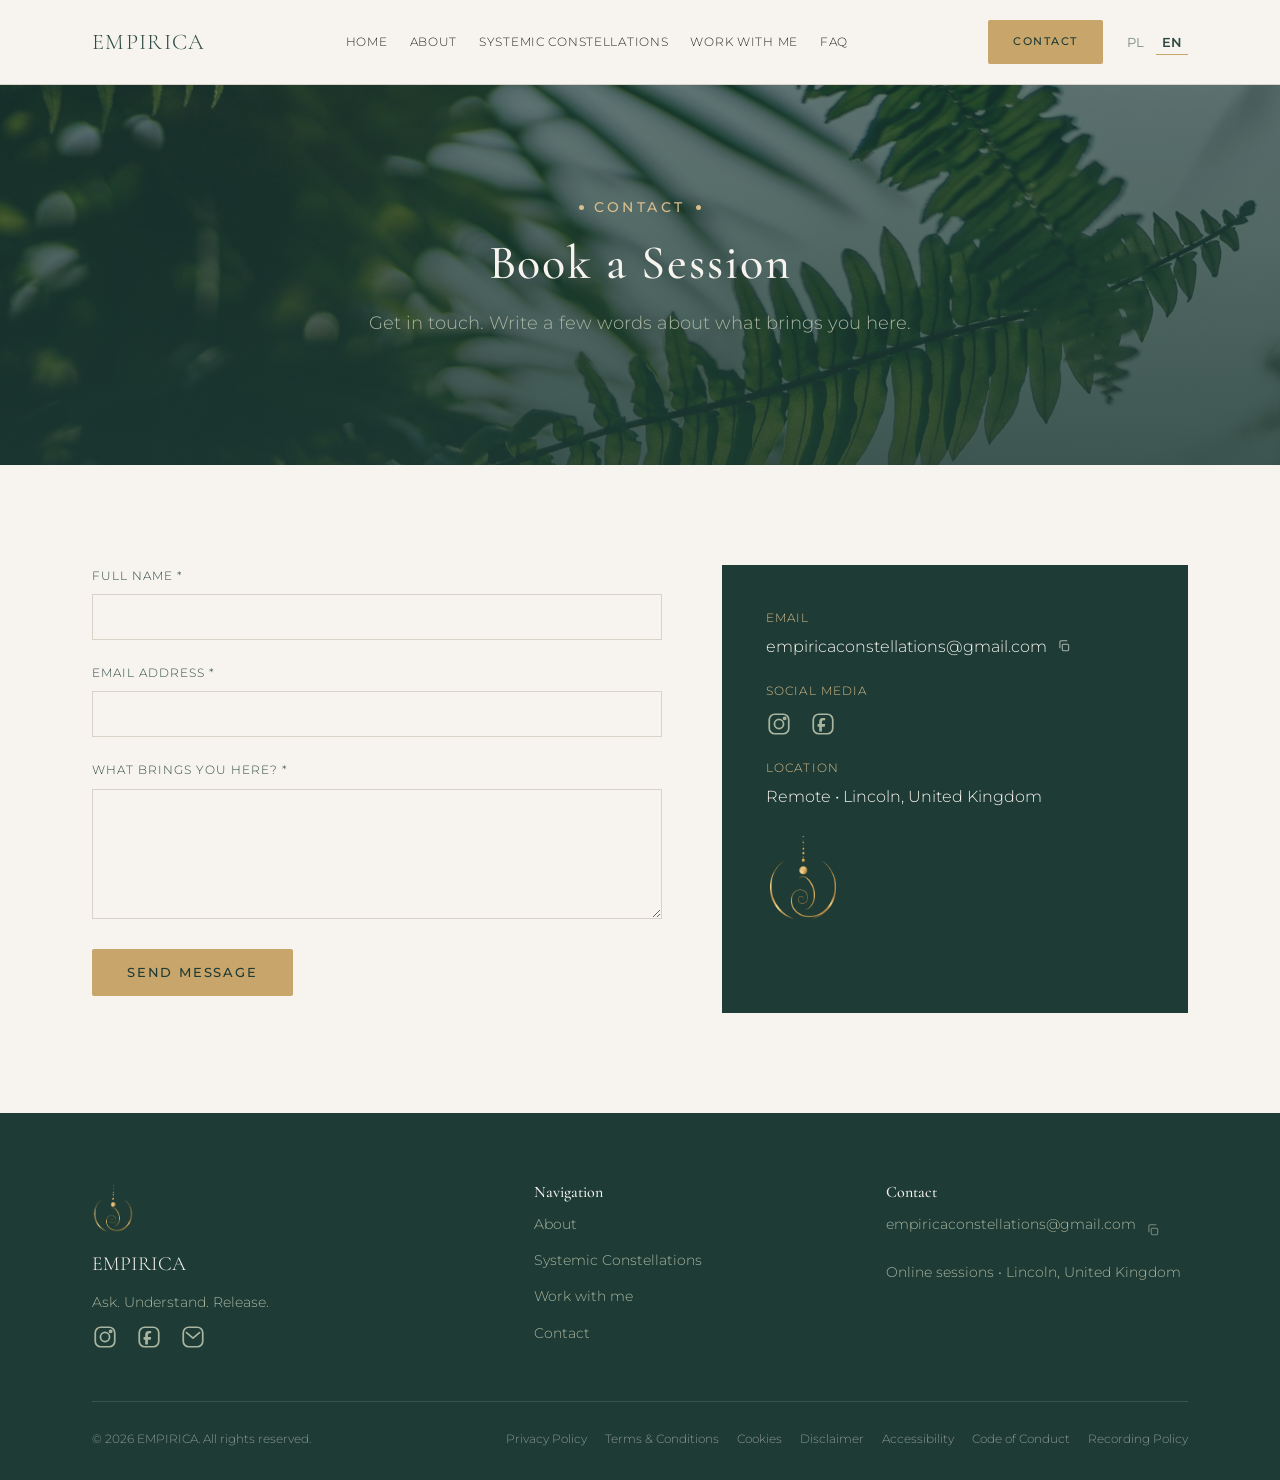
<file: kontakt.html>
<!DOCTYPE html>
<html lang="pl">
<head>
<meta charset="UTF-8">
<meta name="viewport" content="width=device-width, initial-scale=1.0">
<title>Kontakt | Empirica</title>
<meta name="description" content="Umów sesję ustawień systemowych online. Napisz kilka słów o tym, z czym się zgłaszasz.">
<link rel="icon" type="image/svg+xml" href="assets/favicon.svg">
<link rel="preconnect" href="https://fonts.googleapis.com">
<link rel="preconnect" href="https://fonts.gstatic.com" crossorigin>
<link href="https://fonts.googleapis.com/css2?family=Cormorant+Garamond:ital,wght@0,400;0,500;0,600;1,400&family=Montserrat:wght@300;400;500;600&display=swap" rel="stylesheet">
<link rel="stylesheet" href="css/style.css">
</head>
<body data-i18n-title="meta.contact">

<header class="site-header">
  <div class="container nav">
    <a href="index.html" class="brand" aria-label="Empirica, strona główna">
      <span class="brand-word">EMPIRICA</span>
    </a>
    <nav class="nav-links" id="navLinks">
      <a href="index.html" data-i18n="nav.home">Strona główna</a>
      <a href="o-mnie.html" data-i18n="nav.about">O mnie</a>
      <a href="ustawienia-systemowe.html" data-i18n="nav.constellations">Ustawienia systemowe</a>
      <a href="oferta.html" data-i18n="nav.offer">Pracuj ze mną</a>
      <a href="faq.html" data-i18n="nav.faq">FAQ</a>
      <a href="kontakt.html" class="btn btn-gold nav-links-cta" data-i18n="nav.contactCta">Kontakt</a>
    </nav>
    <div class="nav-right">
      <a href="kontakt.html" class="btn btn-gold" data-i18n="nav.contactCta">Kontakt</a>
      <div class="lang-switch" role="group" aria-label="Język / Language">
        <button type="button" data-lang="pl">PL</button>
        <button type="button" data-lang="en">EN</button>
      </div>
      <select class="lang-select" aria-label="Język / Language">
        <option value="pl">PL</option>
        <option value="en">EN</option>
      </select>
      <button class="nav-toggle" aria-label="Menu" aria-expanded="false">
        <span></span><span></span><span></span>
      </button>
    </div>
  </div>
</header>

<div class="side-social" aria-label="Social media">
  <a href="https://instagram.com/EmpiricaConstellations" target="_blank" rel="noopener" aria-label="Instagram"><svg viewBox="0 0 24 24" fill="none" stroke="currentColor" stroke-width="1.6"><rect x="3" y="3" width="18" height="18" rx="5"/><circle cx="12" cy="12" r="4.2"/><circle cx="17.2" cy="6.8" r="1"/></svg></a>
  <a href="https://facebook.com/EmpiricaConstellations" target="_blank" rel="noopener" aria-label="Facebook"><svg viewBox="0 0 24 24" fill="none" stroke="currentColor" stroke-width="1.6"><rect x="3" y="3" width="18" height="18" rx="5"/><path d="M14 8.5h-1.5a1.5 1.5 0 0 0-1.5 1.5v2h3l-.4 2.5H11V19h-2.5v-4.5H7v-2.5h1.5V9.8A3.3 3.3 0 0 1 11.9 6.5H14z" fill="currentColor" stroke="none"/></svg></a>
          <a href="kontakt.html" aria-label="Email"><svg viewBox="0 0 24 24" fill="none" stroke="currentColor" stroke-width="1.6"><rect x="3" y="3" width="18" height="18" rx="5"/><path d="M6 8l6 5 6-5" stroke-linecap="round" stroke-linejoin="round"/></svg></a>
</div>

<main>

  <section class="hero hero-page hero-photo on-dark" style="--hero-photo: url('../assets/hero-contact.jpg');">
    <div class="container hero-inner">
      <span class="eyebrow" data-i18n="contact.eyebrow">Kontakt</span>
      <h1 data-i18n="contact.title">Umów sesję</h1>
      <p class="lede" data-i18n="contact.lede">Skontaktuj się. Napisz kilka słów o tym, z czym się zgłaszasz.</p>
    </div>
  </section>

  <section>
    <div class="container contact-grid">
      <form id="contact-form" action="https://api.web3forms.com/submit" method="POST">
        <input type="hidden" name="access_key" value="4127de0c-ad0b-4e7c-b66b-21ffc4d79e7c">
        <input type="hidden" name="subject" value="New enquiry from the Empirica website">
        <input type="checkbox" name="botcheck" style="display:none" tabindex="-1" autocomplete="off">
        <div class="form-row">
          <label for="name"><span data-i18n="contact.formName">Imię i nazwisko</span> *</label>
          <input type="text" id="name" name="name" required>
        </div>
        <div class="form-row">
          <label for="email"><span data-i18n="contact.formEmail">Adres e-mail</span> *</label>
          <input type="email" id="email" name="email" required>
        </div>
        <div class="form-row">
          <label for="message"><span data-i18n="contact.formMessage">Co Cię tu przywiodło?</span> *</label>
          <textarea id="message" name="message" required></textarea>
        </div>
        <button type="submit" class="btn btn-gold" data-i18n="contact.formSubmit">Wyślij wiadomość</button>
        <p id="form-status" class="form-status" role="status"></p>
      </form>

      <aside class="contact-side">
        <div class="item">
          <span class="label" data-i18n="contact.sideEmailLabel">E-mail</span>
          <span class="email-copy"><span data-i18n="contact.sideEmailValue">empiricaconstellations@gmail.com</span><button type="button" class="copy-btn" data-copy="empiricaconstellations@gmail.com" aria-label="Kopiuj adres e-mail / Copy email address"><svg viewBox="0 0 24 24" fill="none" stroke="currentColor" stroke-width="1.8" stroke-linecap="round" stroke-linejoin="round"><rect x="9" y="9" width="11" height="11" rx="2"/><path d="M5 15V5a2 2 0 0 1 2-2h10"/></svg></button></span>
        </div>
        <div class="item">
          <span class="label" data-i18n="contact.sideSocialsLabel">Media społecznościowe</span>
          <div class="social-row" aria-label="Social media">
            <a href="https://instagram.com/EmpiricaConstellations" target="_blank" rel="noopener" aria-label="Instagram"><svg viewBox="0 0 24 24" fill="none" stroke="currentColor" stroke-width="1.6"><rect x="3" y="3" width="18" height="18" rx="5"/><circle cx="12" cy="12" r="4.2"/><circle cx="17.2" cy="6.8" r="1"/></svg></a>
            <a href="https://facebook.com/EmpiricaConstellations" target="_blank" rel="noopener" aria-label="Facebook"><svg viewBox="0 0 24 24" fill="none" stroke="currentColor" stroke-width="1.6"><rect x="3" y="3" width="18" height="18" rx="5"/><path d="M14 8.5h-1.5a1.5 1.5 0 0 0-1.5 1.5v2h3l-.4 2.5H11V19h-2.5v-4.5H7v-2.5h1.5V9.8A3.3 3.3 0 0 1 11.9 6.5H14z" fill="currentColor" stroke="none"/></svg></a>
          </div>
        </div>
        <div class="item">
          <span class="label" data-i18n="contact.sideLocationLabel">Lokalizacja</span>
          <span data-i18n="contact.sideLocationValue">Zdalnie • Lincoln, Wielka Brytania</span>
        </div>
        <div class="item" style="margin-bottom:0;">
          <img src="assets/logo.png" alt="Empirica" height="100">
        </div>
      </aside>
    </div>
  </section>

</main>

<footer class="site-footer">
  <div class="container">
    <div class="footer-top">
      <div>
        <div class="footer-brand">
          <img src="assets/logo.png" alt="" height="56">
          <span>EMPIRICA</span>
        </div>
        <p class="footer-tag" data-i18n="footer.tagline">Zapytać. Zrozumieć. Uwolnić.</p>
        <div class="social-row" aria-label="Social media">
          <a href="https://instagram.com/EmpiricaConstellations" target="_blank" rel="noopener" aria-label="Instagram"><svg viewBox="0 0 24 24" fill="none" stroke="currentColor" stroke-width="1.6"><rect x="3" y="3" width="18" height="18" rx="5"/><circle cx="12" cy="12" r="4.2"/><circle cx="17.2" cy="6.8" r="1"/></svg></a>
          <a href="https://facebook.com/EmpiricaConstellations" target="_blank" rel="noopener" aria-label="Facebook"><svg viewBox="0 0 24 24" fill="none" stroke="currentColor" stroke-width="1.6"><rect x="3" y="3" width="18" height="18" rx="5"/><path d="M14 8.5h-1.5a1.5 1.5 0 0 0-1.5 1.5v2h3l-.4 2.5H11V19h-2.5v-4.5H7v-2.5h1.5V9.8A3.3 3.3 0 0 1 11.9 6.5H14z" fill="currentColor" stroke="none"/></svg></a>
          <a href="kontakt.html" aria-label="Email"><svg viewBox="0 0 24 24" fill="none" stroke="currentColor" stroke-width="1.6"><rect x="3" y="3" width="18" height="18" rx="5"/><path d="M6 8l6 5 6-5" stroke-linecap="round" stroke-linejoin="round"/></svg></a>
        </div>
      </div>
      <div class="footer-col">
        <h4 data-i18n="footer.navTitle">Nawigacja</h4>
        <a href="o-mnie.html" data-i18n="nav.about">O mnie</a>
        <a href="ustawienia-systemowe.html" data-i18n="nav.constellations">Ustawienia systemowe</a>
        <a href="oferta.html" data-i18n="nav.offer">Pracuj ze mną</a>
        <a href="kontakt.html" data-i18n="nav.contact">Kontakt</a>
      </div>
      <div class="footer-col">
        <h4 data-i18n="footer.contactTitle">Kontakt</h4>
        <span class="email-copy"><span>empiricaconstellations@gmail.com</span><button type="button" class="copy-btn" data-copy="empiricaconstellations@gmail.com" aria-label="Kopiuj adres e-mail / Copy email address"><svg viewBox="0 0 24 24" fill="none" stroke="currentColor" stroke-width="1.8" stroke-linecap="round" stroke-linejoin="round"><rect x="9" y="9" width="11" height="11" rx="2"/><path d="M5 15V5a2 2 0 0 1 2-2h10"/></svg></button></span>
        <span data-i18n="footer.location">Sesje online • Lincoln, Wielka Brytania</span>
      </div>
    </div>
    <div class="footer-bottom">
      <span>© 2026 EMPIRICA. <span data-i18n="footer.rights">Wszelkie prawa zastrzeżone.</span></span>
      <div class="footer-legal">
        <a href="polityka-prywatnosci.html" data-i18n="footer.privacyLink">Polityka prywatności</a>
        <a href="regulamin.html" data-i18n="footer.termsLink">Regulamin</a>
        <a href="polityka-cookies.html" data-i18n="footer.cookiesLink">Cookies</a>
        <a href="zastrzezenie.html" data-i18n="footer.disclaimerLink">Zastrzeżenia prawne</a>
        <a href="dostepnosc.html" data-i18n="footer.accessibilityLink">Dostępność</a>
        <a href="zasady-postepowania.html" data-i18n="footer.conductLink">Zasady postępowania</a>
        <a href="polityka-nagrywania.html" data-i18n="footer.recordingLink">Polityka nagrywania</a>
      </div>
    </div>
  </div>
</footer>

<button id="backToTop" class="back-to-top" aria-label="Powrót do góry / Back to top">
  <svg viewBox="0 0 24 24" fill="none" stroke="currentColor" stroke-width="2" stroke-linecap="round" stroke-linejoin="round"><path d="M12 19V5M5 12l7-7 7 7"/></svg>
</button>

<script src="js/i18n.js"></script>
<script src="js/main.js"></script>
</body>
</html>
</file>
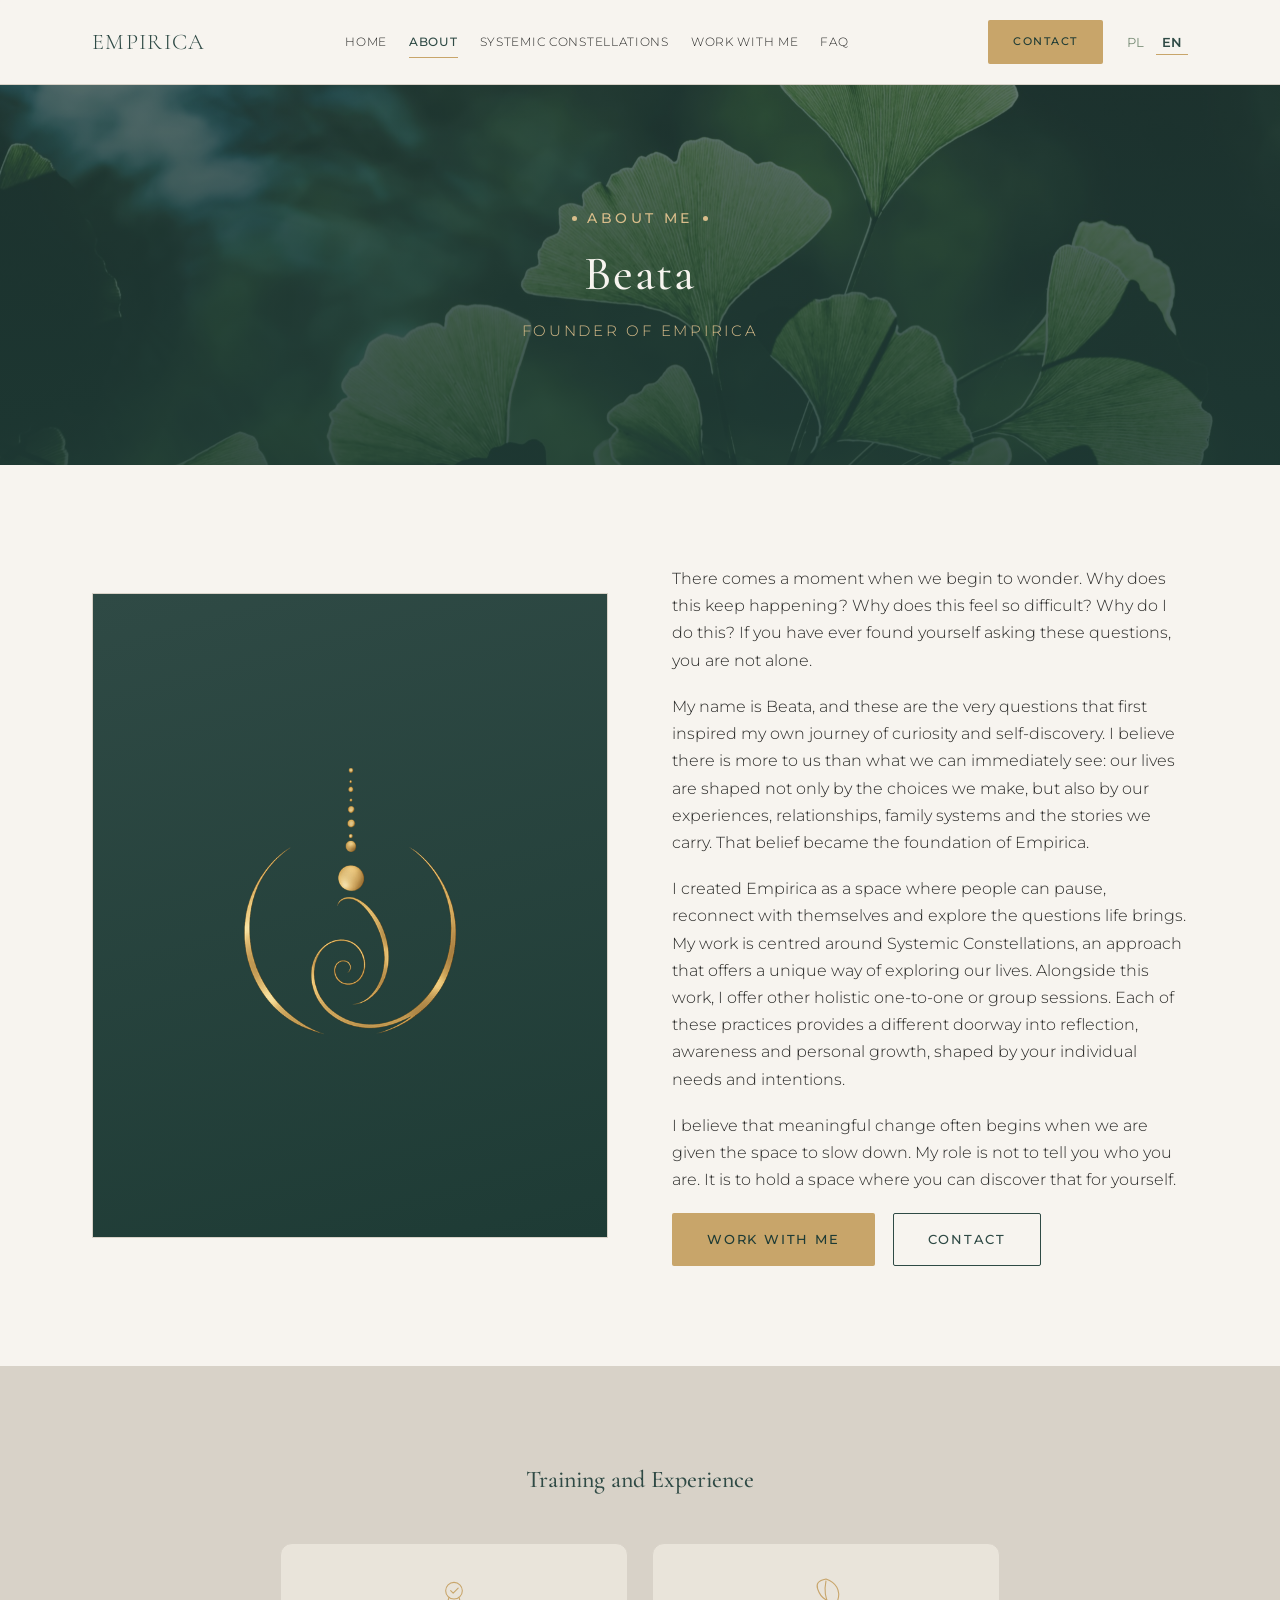
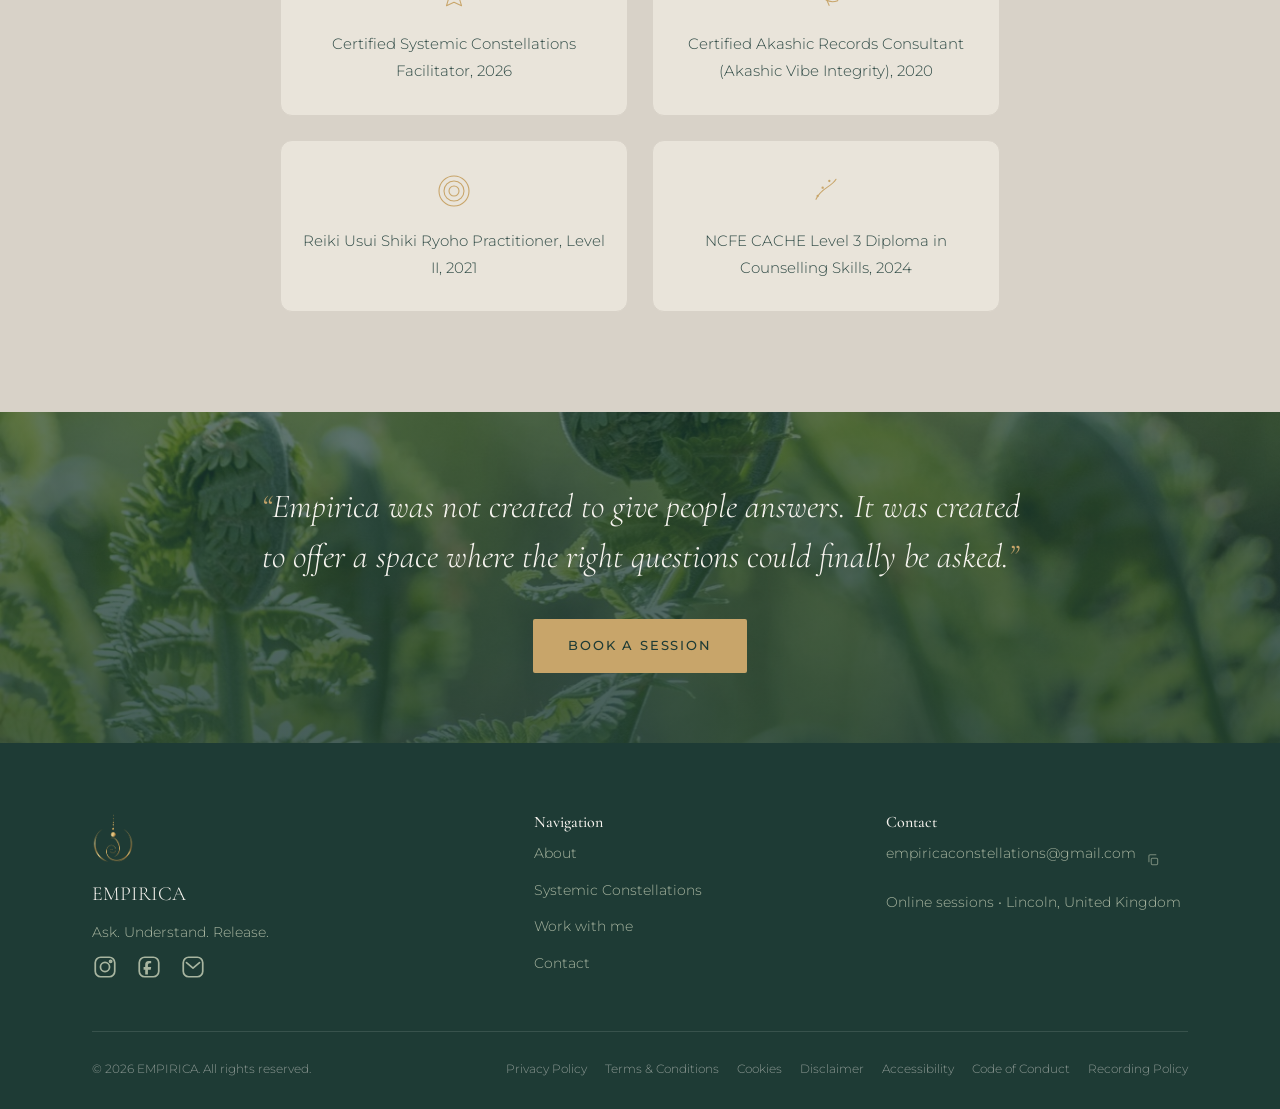
<file: o-mnie.html>
<!DOCTYPE html>
<html lang="pl">
<head>
<meta charset="UTF-8">
<meta name="viewport" content="width=device-width, initial-scale=1.0">
<title>O mnie | Empirica</title>
<meta name="description" content="Poznaj praktyczkę ustawień systemowych stojącą za Empirica.">
<link rel="icon" type="image/svg+xml" href="assets/favicon.svg">
<link rel="preconnect" href="https://fonts.googleapis.com">
<link rel="preconnect" href="https://fonts.gstatic.com" crossorigin>
<link href="https://fonts.googleapis.com/css2?family=Cormorant+Garamond:ital,wght@0,400;0,500;0,600;1,400&family=Montserrat:wght@300;400;500;600&display=swap" rel="stylesheet">
<link rel="stylesheet" href="css/style.css">
</head>
<body data-i18n-title="meta.about">

<header class="site-header">
  <div class="container nav">
    <a href="index.html" class="brand" aria-label="Empirica, strona główna">
      <span class="brand-word">EMPIRICA</span>
    </a>
    <nav class="nav-links" id="navLinks">
      <a href="index.html" data-i18n="nav.home">Strona główna</a>
      <a href="o-mnie.html" data-i18n="nav.about" aria-current="page">O mnie</a>
      <a href="ustawienia-systemowe.html" data-i18n="nav.constellations">Ustawienia systemowe</a>
      <a href="oferta.html" data-i18n="nav.offer">Pracuj ze mną</a>
      <a href="faq.html" data-i18n="nav.faq">FAQ</a>
      <a href="kontakt.html" class="btn btn-gold nav-links-cta" data-i18n="nav.contactCta">Kontakt</a>
    </nav>
    <div class="nav-right">
      <a href="kontakt.html" class="btn btn-gold" data-i18n="nav.contactCta">Kontakt</a>
      <div class="lang-switch" role="group" aria-label="Język / Language">
        <button type="button" data-lang="pl">PL</button>
        <button type="button" data-lang="en">EN</button>
      </div>
      <select class="lang-select" aria-label="Język / Language">
        <option value="pl">PL</option>
        <option value="en">EN</option>
      </select>
      <button class="nav-toggle" aria-label="Menu" aria-expanded="false">
        <span></span><span></span><span></span>
      </button>
    </div>
  </div>
</header>

<div class="side-social" aria-label="Social media">
  <a href="https://instagram.com/EmpiricaConstellations" target="_blank" rel="noopener" aria-label="Instagram"><svg viewBox="0 0 24 24" fill="none" stroke="currentColor" stroke-width="1.6"><rect x="3" y="3" width="18" height="18" rx="5"/><circle cx="12" cy="12" r="4.2"/><circle cx="17.2" cy="6.8" r="1"/></svg></a>
  <a href="https://facebook.com/EmpiricaConstellations" target="_blank" rel="noopener" aria-label="Facebook"><svg viewBox="0 0 24 24" fill="none" stroke="currentColor" stroke-width="1.6"><rect x="3" y="3" width="18" height="18" rx="5"/><path d="M14 8.5h-1.5a1.5 1.5 0 0 0-1.5 1.5v2h3l-.4 2.5H11V19h-2.5v-4.5H7v-2.5h1.5V9.8A3.3 3.3 0 0 1 11.9 6.5H14z" fill="currentColor" stroke="none"/></svg></a>
          <a href="kontakt.html" aria-label="Email"><svg viewBox="0 0 24 24" fill="none" stroke="currentColor" stroke-width="1.6"><rect x="3" y="3" width="18" height="18" rx="5"/><path d="M6 8l6 5 6-5" stroke-linecap="round" stroke-linejoin="round"/></svg></a>
</div>

<main>

  <section class="hero hero-page hero-photo on-dark" style="--hero-photo: url('../assets/hero-about.jpg');">
    <div class="container hero-inner">
      <span class="eyebrow" data-i18n="about.eyebrow">O mnie</span>
      <h1 data-i18n="about.name">Beata</h1>
      <p class="subtitle" data-i18n="about.role">Założyciel Empirica</p>
    </div>
  </section>

  <section>
    <div class="container grid-2">
      <div class="portrait-frame" aria-hidden="true">
        <img src="assets/logo.png" alt="">
      </div>
      <div>
        <p data-i18n="about.p1">Przychodzi taki moment, w którym zaczynamy się zastanawiać. Dlaczego to się wciąż powtarza? Dlaczego to jest takie trudne? Dlaczego tak reaguję? Jeśli te pytania kiedykolwiek się pojawiły, nie jesteś jedyną osobą, która się nad nimi zastanawiała.</p>
        <p data-i18n="about.p2">Nazywam się Beata i to właśnie te pytania zainspirowały moją własną podróż ciekawości i odkrywania siebie. Wierzę, że jest w nas więcej, niż widać na pierwszy rzut oka: nasze życie kształtują nie tylko wybory, które podejmujemy, ale także nasze doświadczenia, relacje, systemy rodzinne i historie, które nosimy w sobie. To przekonanie stało się fundamentem Empirica.</p>
        <p data-i18n="about.p3">Stworzyłam Empirica jako przestrzeń, w której można się zatrzymać, na nowo połączyć się ze sobą i zgłębiać pytania, które przynosi życie. Moja praca skupia się głównie na ustawieniach systemowych: podejściu, które oferuje wyjątkowy sposób odkrywania własnego życia. Oprócz tej pracy oferuję również inne holistyczne sesje indywidualne i grupowe. Każda z tych praktyk otwiera inne drzwi do refleksji, świadomości i osobistego rozwoju, dostosowane do Twoich indywidualnych potrzeb i intencji.</p>
        <p data-i18n="about.p4">Wierzę, że znacząca zmiana często zaczyna się wtedy, gdy dajemy sobie przestrzeń, by zwolnić. Moją rolą nie jest mówienie Ci, kim jesteś. Moją rolą jest stworzenie przestrzeni, w której możesz odkryć to samodzielnie.</p>
        <div class="hero-actions" style="justify-content:flex-start;">
          <a href="oferta.html" class="btn btn-gold" data-i18n="nav.offer">Pracuj ze mną</a>
          <a href="kontakt.html" class="btn btn-outline-deep" data-i18n="nav.contact">Kontakt</a>
        </div>
      </div>
    </div>
  </section>

  <section class="section-stone">
    <div class="container">
      <div class="lede-block">
        <h2 data-i18n="about.credentialsTitle">Wykształcenie i doświadczenie</h2>
      </div>
      <div class="tile-grid credentials-grid">
        <div class="tile">
          <svg class="icon" viewBox="0 0 48 48" fill="none" stroke="currentColor" stroke-width="1.3" stroke-linecap="round" stroke-linejoin="round"><circle cx="24" cy="20" r="10"/><path d="M20 20l3 3 6-6"/><path d="M18 28l-3 10 9-4 9 4-3-10"/></svg>
          <span data-i18n="about.credential1">Certyfikowany Facylitator Ustawień Systemowych, 2026</span>
        </div>
        <div class="tile">
          <svg class="icon" viewBox="0 0 48 48" fill="none" stroke="currentColor" stroke-width="1.3"><path d="M24 6c12 4 18 14 14 26-10 4-20-2-24-14-2-6 0-10 10-12z"/><path d="M24 8c-2 10-2 20 4 30"/></svg>
          <span data-i18n="about.credential2">Certyfikowany Konsultant Kronik Akaszy (Akashic Vibe Integrity), 2020</span>
        </div>
        <div class="tile">
          <svg class="icon" viewBox="0 0 48 48" fill="none" stroke="currentColor" stroke-width="1.3"><circle cx="24" cy="24" r="6"/><circle cx="24" cy="24" r="12"/><circle cx="24" cy="24" r="18"/></svg>
          <span data-i18n="about.credential3">Praktyk Reiki Usui Shiki Ryoho II stopnia, 2021</span>
        </div>
        <div class="tile">
          <svg class="icon" viewBox="0 0 48 48" fill="none" stroke="currentColor" stroke-width="1.3" stroke-linecap="round"><path d="M12 34c6-14 18-14 24-24"/><circle cx="14" cy="30" r="1.4" fill="currentColor" stroke="none"/><circle cx="20" cy="20" r="1.4" fill="currentColor" stroke="none"/><circle cx="28" cy="12" r="1.4" fill="currentColor" stroke="none"/></svg>
          <span data-i18n="about.credential4">NCFE CACHE Level 3 Diploma in Counselling Skills, 2024</span>
        </div>
      </div>
    </div>
  </section>

  <section class="section-tight section-center believe-photo">
    <div class="container">
      <blockquote class="pull-quote" data-i18n="about.pullquote">Empirica nie powstała po to, by dawać ludziom odpowiedzi. Powstała po to, by zaoferować przestrzeń, w której wreszcie można zadać właściwe pytania.</blockquote>
      <div style="margin-top:36px;">
        <a href="kontakt.html" class="btn btn-gold" data-i18n="nav.cta">Umów sesję</a>
      </div>
    </div>
  </section>

</main>

<footer class="site-footer">
  <div class="container">
    <div class="footer-top">
      <div>
        <div class="footer-brand">
          <img src="assets/logo.png" alt="" height="56">
          <span>EMPIRICA</span>
        </div>
        <p class="footer-tag" data-i18n="footer.tagline">Zapytać. Zrozumieć. Uwolnić.</p>
        <div class="social-row" aria-label="Social media">
          <a href="https://instagram.com/EmpiricaConstellations" target="_blank" rel="noopener" aria-label="Instagram"><svg viewBox="0 0 24 24" fill="none" stroke="currentColor" stroke-width="1.6"><rect x="3" y="3" width="18" height="18" rx="5"/><circle cx="12" cy="12" r="4.2"/><circle cx="17.2" cy="6.8" r="1"/></svg></a>
          <a href="https://facebook.com/EmpiricaConstellations" target="_blank" rel="noopener" aria-label="Facebook"><svg viewBox="0 0 24 24" fill="none" stroke="currentColor" stroke-width="1.6"><rect x="3" y="3" width="18" height="18" rx="5"/><path d="M14 8.5h-1.5a1.5 1.5 0 0 0-1.5 1.5v2h3l-.4 2.5H11V19h-2.5v-4.5H7v-2.5h1.5V9.8A3.3 3.3 0 0 1 11.9 6.5H14z" fill="currentColor" stroke="none"/></svg></a>
          <a href="kontakt.html" aria-label="Email"><svg viewBox="0 0 24 24" fill="none" stroke="currentColor" stroke-width="1.6"><rect x="3" y="3" width="18" height="18" rx="5"/><path d="M6 8l6 5 6-5" stroke-linecap="round" stroke-linejoin="round"/></svg></a>
        </div>
      </div>
      <div class="footer-col">
        <h4 data-i18n="footer.navTitle">Nawigacja</h4>
        <a href="o-mnie.html" data-i18n="nav.about">O mnie</a>
        <a href="ustawienia-systemowe.html" data-i18n="nav.constellations">Ustawienia systemowe</a>
        <a href="oferta.html" data-i18n="nav.offer">Pracuj ze mną</a>
        <a href="kontakt.html" data-i18n="nav.contact">Kontakt</a>
      </div>
      <div class="footer-col">
        <h4 data-i18n="footer.contactTitle">Kontakt</h4>
        <span class="email-copy"><span>empiricaconstellations@gmail.com</span><button type="button" class="copy-btn" data-copy="empiricaconstellations@gmail.com" aria-label="Kopiuj adres e-mail / Copy email address"><svg viewBox="0 0 24 24" fill="none" stroke="currentColor" stroke-width="1.8" stroke-linecap="round" stroke-linejoin="round"><rect x="9" y="9" width="11" height="11" rx="2"/><path d="M5 15V5a2 2 0 0 1 2-2h10"/></svg></button></span>
        <span data-i18n="footer.location">Sesje online • Lincoln, Wielka Brytania</span>
      </div>
    </div>
    <div class="footer-bottom">
      <span>© 2026 EMPIRICA. <span data-i18n="footer.rights">Wszelkie prawa zastrzeżone.</span></span>
      <div class="footer-legal">
        <a href="polityka-prywatnosci.html" data-i18n="footer.privacyLink">Polityka prywatności</a>
        <a href="regulamin.html" data-i18n="footer.termsLink">Regulamin</a>
        <a href="polityka-cookies.html" data-i18n="footer.cookiesLink">Cookies</a>
        <a href="zastrzezenie.html" data-i18n="footer.disclaimerLink">Zastrzeżenia prawne</a>
        <a href="dostepnosc.html" data-i18n="footer.accessibilityLink">Dostępność</a>
        <a href="zasady-postepowania.html" data-i18n="footer.conductLink">Zasady postępowania</a>
        <a href="polityka-nagrywania.html" data-i18n="footer.recordingLink">Polityka nagrywania</a>
      </div>
    </div>
  </div>
</footer>

<button id="backToTop" class="back-to-top" aria-label="Powrót do góry / Back to top">
  <svg viewBox="0 0 24 24" fill="none" stroke="currentColor" stroke-width="2" stroke-linecap="round" stroke-linejoin="round"><path d="M12 19V5M5 12l7-7 7 7"/></svg>
</button>

<script src="js/i18n.js"></script>
<script src="js/main.js"></script>
</body>
</html>
</file>
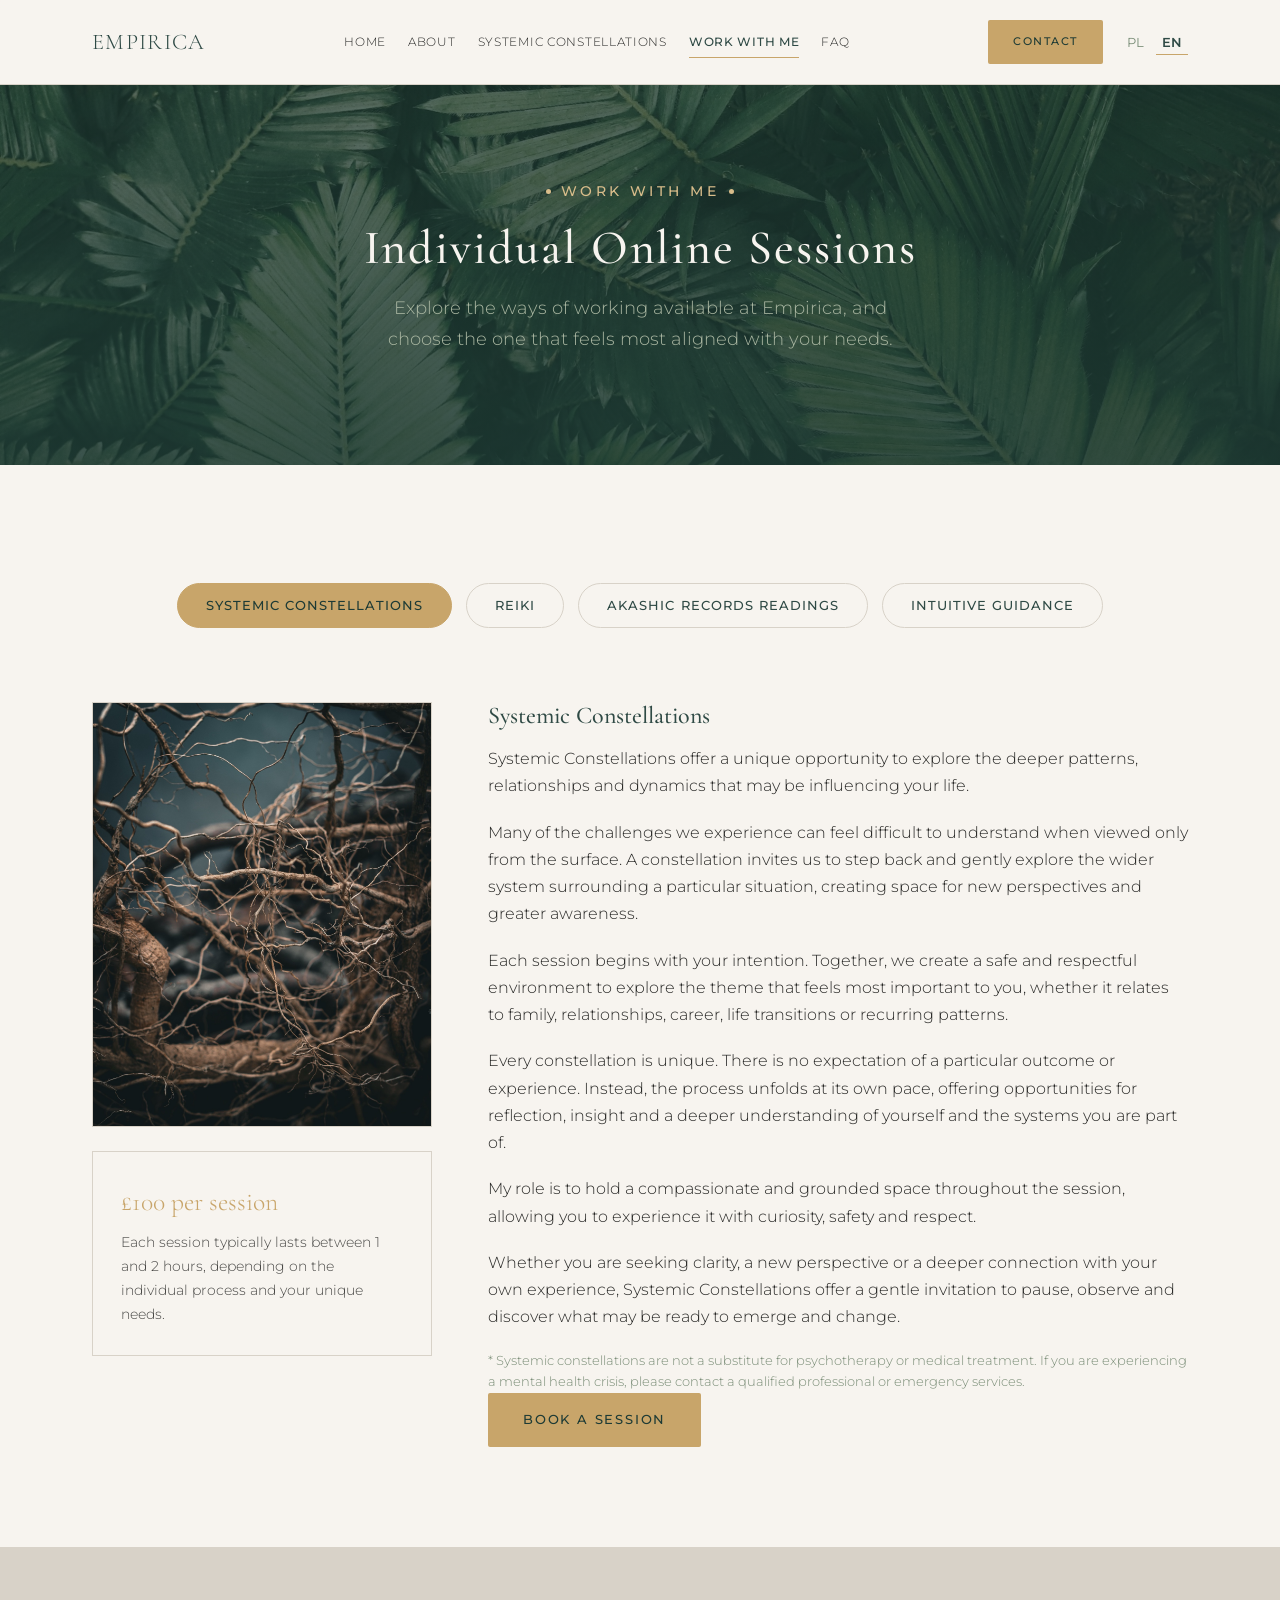
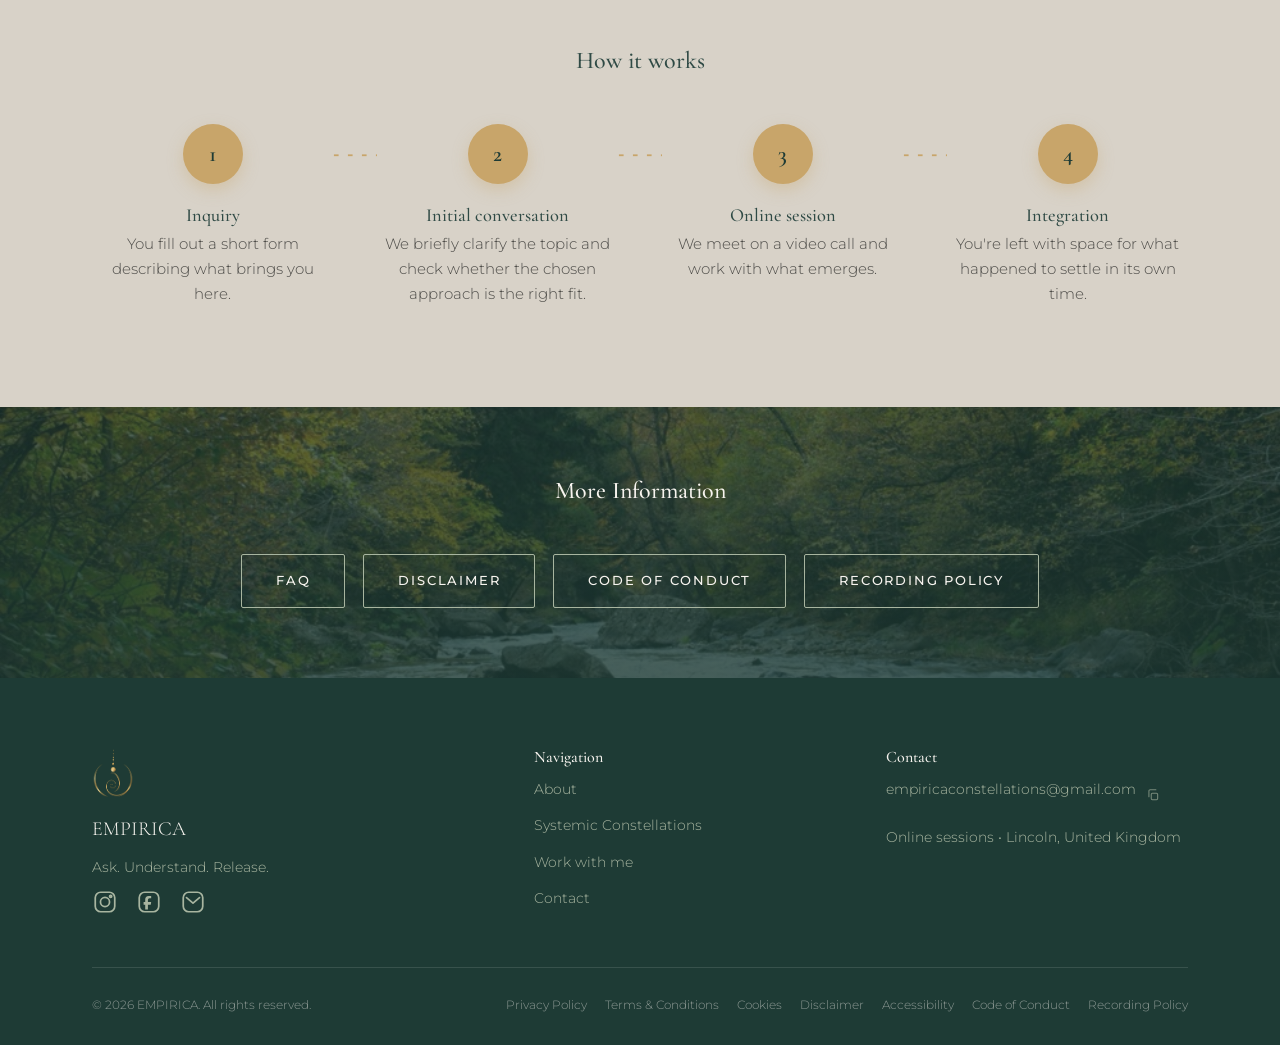
<file: oferta.html>
<!DOCTYPE html>
<html lang="pl">
<head>
<meta charset="UTF-8">
<meta name="viewport" content="width=device-width, initial-scale=1.0">
<title>Oferta | Empirica</title>
<meta name="description" content="Sesje indywidualne online: ustawienia systemowe, Reiki, odczyty Kronik Akaszy i przewodnictwo intuicyjne.">
<link rel="icon" type="image/svg+xml" href="assets/favicon.svg">
<link rel="preconnect" href="https://fonts.googleapis.com">
<link rel="preconnect" href="https://fonts.gstatic.com" crossorigin>
<link href="https://fonts.googleapis.com/css2?family=Cormorant+Garamond:ital,wght@0,400;0,500;0,600;1,400&family=Montserrat:wght@300;400;500;600&display=swap" rel="stylesheet">
<link rel="stylesheet" href="css/style.css">
</head>
<body data-i18n-title="meta.offer">

<header class="site-header">
  <div class="container nav">
    <a href="index.html" class="brand" aria-label="Empirica, strona główna">
      <span class="brand-word">EMPIRICA</span>
    </a>
    <nav class="nav-links" id="navLinks">
      <a href="index.html" data-i18n="nav.home">Strona główna</a>
      <a href="o-mnie.html" data-i18n="nav.about">O mnie</a>
      <a href="ustawienia-systemowe.html" data-i18n="nav.constellations">Ustawienia systemowe</a>
      <a href="oferta.html" data-i18n="nav.offer" aria-current="page">Pracuj ze mną</a>
      <a href="faq.html" data-i18n="nav.faq">FAQ</a>
      <a href="kontakt.html" class="btn btn-gold nav-links-cta" data-i18n="nav.contactCta">Kontakt</a>
    </nav>
    <div class="nav-right">
      <a href="kontakt.html" class="btn btn-gold" data-i18n="nav.contactCta">Kontakt</a>
      <div class="lang-switch" role="group" aria-label="Język / Language">
        <button type="button" data-lang="pl">PL</button>
        <button type="button" data-lang="en">EN</button>
      </div>
      <select class="lang-select" aria-label="Język / Language">
        <option value="pl">PL</option>
        <option value="en">EN</option>
      </select>
      <button class="nav-toggle" aria-label="Menu" aria-expanded="false">
        <span></span><span></span><span></span>
      </button>
    </div>
  </div>
</header>

<div class="side-social" aria-label="Social media">
  <a href="https://instagram.com/EmpiricaConstellations" target="_blank" rel="noopener" aria-label="Instagram"><svg viewBox="0 0 24 24" fill="none" stroke="currentColor" stroke-width="1.6"><rect x="3" y="3" width="18" height="18" rx="5"/><circle cx="12" cy="12" r="4.2"/><circle cx="17.2" cy="6.8" r="1"/></svg></a>
  <a href="https://facebook.com/EmpiricaConstellations" target="_blank" rel="noopener" aria-label="Facebook"><svg viewBox="0 0 24 24" fill="none" stroke="currentColor" stroke-width="1.6"><rect x="3" y="3" width="18" height="18" rx="5"/><path d="M14 8.5h-1.5a1.5 1.5 0 0 0-1.5 1.5v2h3l-.4 2.5H11V19h-2.5v-4.5H7v-2.5h1.5V9.8A3.3 3.3 0 0 1 11.9 6.5H14z" fill="currentColor" stroke="none"/></svg></a>
          <a href="kontakt.html" aria-label="Email"><svg viewBox="0 0 24 24" fill="none" stroke="currentColor" stroke-width="1.6"><rect x="3" y="3" width="18" height="18" rx="5"/><path d="M6 8l6 5 6-5" stroke-linecap="round" stroke-linejoin="round"/></svg></a>
</div>

<main>

  <section class="hero hero-page hero-photo on-dark" style="--hero-photo: url('../assets/hero-offer.jpg');">
    <div class="container hero-inner">
      <span class="eyebrow" data-i18n="offer.eyebrow">Pracuj ze mną</span>
      <h1 data-i18n="offer.title">Sesje indywidualne online</h1>
      <p class="lede" data-i18n="offer.intro">Poznaj sposoby pracy dostępne w Empirica i wybierz ten, który najbardziej odpowiada Twoim potrzebom.</p>
    </div>
  </section>

  <section>
    <div class="container">
      <div class="offer-tabs" data-offer-tabs>
        <div class="offer-tabs-nav">
          <button type="button" class="offer-tab-btn is-active" data-target="0" data-i18n="offer.constellationsBlock.title">Ustawienia systemowe</button>
          <button type="button" class="offer-tab-btn" data-target="1" data-i18n="offer.reiki.title">Reiki</button>
          <button type="button" class="offer-tab-btn" data-target="2" data-i18n="offer.akashic.title">Odczyty Kronik Akaszy</button>
          <button type="button" class="offer-tab-btn" data-target="3" data-i18n="offer.intuitive.title">Przewodnictwo intuicyjne</button>
        </div>

        <div class="offer-tab-panel is-active" data-panel="0">
          <div class="offer-tab-media">
            <div class="art-frame">
              <img src="assets/offer-const.jpg" alt="">
            </div>
            <div class="offer-tab-price">
              <p class="price" data-i18n="offer.investment.constellations.price">500 zł za sesję</p>
              <p data-i18n="offer.investment.constellations.body1">Każda sesja trwa zazwyczaj od 1 do 2 godzin, w zależności od indywidualnego procesu i Twoich potrzeb.</p>
            </div>
          </div>
          <div class="offer-tab-text">
            <h2 data-i18n="offer.constellationsBlock.title">Ustawienia systemowe</h2>
            <p data-i18n="offer.constellationsBlock.p1">Ustawienia systemowe oferują wyjątkową okazję do zgłębienia głębszych wzorców, relacji i dynamik, które mogą wpływać na Twoje życie.</p>
            <p data-i18n="offer.constellationsBlock.p2">Wiele wyzwań, których doświadczamy, może być trudnych do zrozumienia, gdy patrzymy na nie jedynie z powierzchni. Ustawienie zaprasza nas, byśmy zrobili krok w tył i delikatnie zgłębili szerszy system otaczający daną sytuację, tworząc przestrzeń na nowe perspektywy i większą świadomość.</p>
            <p data-i18n="offer.constellationsBlock.p3">Każda sesja zaczyna się od Twojej intencji. Wspólnie tworzymy bezpieczne i pełne szacunku środowisko, by zgłębić temat, który jest dla Ciebie najważniejszy, niezależnie od tego, czy dotyczy rodziny, relacji, kariery, życiowych zmian czy powracających wzorców.</p>
            <p data-i18n="offer.constellationsBlock.p4">Każde ustawienie jest wyjątkowe. Nie ma oczekiwań co do konkretnego rezultatu czy doświadczenia. Proces rozwija się we własnym tempie, oferując okazje do refleksji, wglądu i głębszego zrozumienia siebie oraz systemów, których jesteś częścią.</p>
            <p data-i18n="offer.constellationsBlock.p5">Moją rolą jest utrzymanie pełnej współczucia i ugruntowanej przestrzeni przez całą sesję, tak abyś mogła/mógł doświadczyć jej z ciekawością, poczuciem bezpieczeństwa i szacunkiem.</p>
            <p data-i18n="offer.constellationsBlock.p6">Niezależnie od tego, czy szukasz jasności, nowej perspektywy czy głębszego połączenia z własnym doświadczeniem, ustawienia systemowe oferują delikatne zaproszenie, by się zatrzymać, obserwować i odkryć to, co może być gotowe, by się ujawnić i zmienić.</p>
            <p class="disclaimer-note" data-i18n="offer.disclaimer">* Ustawienia systemowe nie zastępują terapii psychologicznej ani leczenia medycznego. Jeśli zmagasz się z kryzysem psychicznym, skontaktuj się ze specjalistą lub odpowiednimi służbami.</p>
            <a href="kontakt.html" class="btn btn-gold" data-i18n="offer.cta">Umów sesję</a>
          </div>
        </div>

        <div class="offer-tab-panel" data-panel="1">
          <div class="offer-tab-media">
            <div class="art-frame">
              <img src="assets/offer-reiki.jpg" alt="">
            </div>
            <div class="offer-tab-price">
              <p class="price" data-i18n="offer.investment.reiki.price1">300 zł – 60 minut</p>
              <p class="price" style="font-size:1.2rem;" data-i18n="offer.investment.reiki.price2">200 zł – 30 minut</p>
            </div>
          </div>
          <div class="offer-tab-text">
            <h2 data-i18n="offer.reiki.title">Reiki</h2>
            <p data-i18n="offer.reiki.p1">Sesje Reiki oferowane są jako prywatne sesje indywidualne online, dzięki czemu możesz odbyć sesję z zacisza własnego domu.</p>
            <p data-i18n="offer.reiki.p2">Przed sesją otrzymasz proste wskazówki, jak przygotować swoją przestrzeń, abyś mogła/mógł zrelaksować się bez zakłóceń i w pełni doświadczyć sesji.</p>
            <p data-i18n="offer.reiki.p3">Każda sesja jest dostosowana do Twojej indywidualnej intencji, tworząc spokojne, wspierające i pełne szacunku środowisko do refleksji, relaksu i ponownego połączenia ze sobą.</p>
            <a href="kontakt.html" class="btn btn-gold" data-i18n="offer.cta">Umów sesję</a>
          </div>
        </div>

        <div class="offer-tab-panel" data-panel="2">
          <div class="offer-tab-media">
            <div class="art-frame">
              <img src="assets/offer-akashic.jpg" alt="">
            </div>
            <div class="offer-tab-price">
              <p class="price" data-i18n="offer.investment.akashic.price">350 zł za sesję</p>
              <p data-i18n="offer.investment.akashic.body">Każda sesja trwa około 60 minut i jest dostosowana do Twojej indywidualnej intencji oraz pytań, które chcesz zgłębić.</p>
            </div>
          </div>
          <div class="offer-tab-text">
            <h2 data-i18n="offer.akashic.title">Odczyty Kronik Akaszy</h2>
            <p data-i18n="offer.akashic.p1">Sesja Kronik Akaszy to zaproszenie do zgłębienia swojego życia z głębszej, bardziej refleksyjnej perspektywy.</p>
            <p data-i18n="offer.akashic.p2">Wspólnie tworzymy spokojną przestrzeń, by zgłębić pytania, tematy lub doświadczenia, które są dla Ciebie najważniejsze. Pojawiające się wglądy oferowane są jako okazja do refleksji, większej świadomości i osobistego zrozumienia.</p>
            <p data-i18n="offer.akashic.p3">Każda sesja jest wyjątkowa i rozwija się w odpowiedzi na Twoją indywidualną intencję.</p>
            <p data-i18n="offer.akashic.p4">Zamiast dostarczać gotowych odpowiedzi czy przewidywań, odczyty Kronik Akaszy mają na celu wspieranie jasności, samoświadomości i głębszego połączenia z własną wewnętrzną mądrością.</p>
            <a href="kontakt.html" class="btn btn-gold" data-i18n="offer.cta">Umów sesję</a>
          </div>
        </div>

        <div class="offer-tab-panel" data-panel="3">
          <div class="offer-tab-media">
            <div class="art-frame">
              <img src="assets/offer-intuitive.jpg" alt="">
            </div>
            <div class="offer-tab-price">
              <p class="price" data-i18n="offer.investment.intuitive.price">300 zł za sesję</p>
              <p data-i18n="offer.investment.intuitive.body">Każda sesja trwa około 60 minut i może obejmować połączenie przewodnictwa intuicyjnego, kart Oracle, kart Tarota, pracy z wahadełkiem i przekazów, w zależności od tego, co najlepiej wspiera Twoją intencję.</p>
            </div>
          </div>
          <div class="offer-tab-text">
            <h2 data-i18n="offer.intuitive.title">Przewodnictwo intuicyjne</h2>
            <p data-i18n="offer.intuitive.p1">Przewodnictwo intuicyjne to spersonalizowana sesja łącząca intuicyjny wgląd z narzędziami refleksyjnymi, wspierająca jasność, samoświadomość i osobistą eksplorację.</p>
            <p data-i18n="offer.intuitive.p2">W zależności od Twojej intencji, sesja może obejmować połączenie kart Oracle, kart Tarota, pracy z wahadełkiem, intuicyjnych wrażeń i przekazów, zawsze prowadzone w sposób, który wydaje się najbardziej wspierający w danej chwili.</p>
            <p data-i18n="offer.intuitive.p3">Te sesje nie polegają na przewidywaniu przyszłości ani podejmowaniu decyzji za Ciebie. Oferują natomiast okazję, by się zatrzymać, zgłębić różne perspektywy i na nowo połączyć się z własną intuicją.</p>
            <p data-i18n="offer.intuitive.p4">Każda sesja prowadzona jest z ciekawością, współczuciem i szacunkiem, z uznaniem, że pozostajesz autorem/autorką własnego życia i wyborów.</p>
            <p data-i18n="offer.intuitive.p5">Oferowane przewodnictwo ma na celu wspieranie refleksji i osobistego rozwoju, przy jednoczesnym poszanowaniu Twojej wolnej woli i indywidualnej drogi.</p>
            <a href="kontakt.html" class="btn btn-gold" data-i18n="offer.cta">Umów sesję</a>
          </div>
        </div>
      </div>
    </div>
  </section>

  <section class="section-stone">
    <div class="container">
      <div class="lede-block">
        <h2 data-i18n="offer.stepsTitle">Jak wygląda współpraca</h2>
      </div>
      <div class="steps">
        <div class="step">
          <div class="num">1</div>
          <h4 data-i18n="offer.step1.title">Zapytanie</h4>
          <p data-i18n="offer.step1.body">Wypełniasz krótki formularz, opisując to, z czym się zgłaszasz.</p>
        </div>
        <div class="step">
          <div class="num">2</div>
          <h4 data-i18n="offer.step2.title">Rozmowa wstępna</h4>
          <p data-i18n="offer.step2.body">Krótko ustalamy temat i sprawdzamy, czy wybrana metoda jest odpowiednia.</p>
        </div>
        <div class="step">
          <div class="num">3</div>
          <h4 data-i18n="offer.step3.title">Sesja online</h4>
          <p data-i18n="offer.step3.body">Spotykamy się na videorozmowie i pracujemy z tym, co się pojawia.</p>
        </div>
        <div class="step">
          <div class="num">4</div>
          <h4 data-i18n="offer.step4.title">Integracja</h4>
          <p data-i18n="offer.step4.body">Zostajesz z przestrzenią, by to, co się wydarzyło, mogło ułożyć się w swoim czasie.</p>
        </div>
      </div>
    </div>
  </section>

  <section class="section-center section-tight stream-photo on-dark">
    <div class="container">
      <div class="lede-block">
        <h2 data-i18n="offer.linksTitle">Więcej informacji</h2>
      </div>
      <div class="hero-actions">
        <a href="faq.html" class="btn btn-outline" data-i18n="offer.linkFaq">FAQ</a>
        <a href="zastrzezenie.html" class="btn btn-outline" data-i18n="offer.linkDisclaimer">Zastrzeżenia prawne</a>
        <a href="zasady-postepowania.html" class="btn btn-outline" data-i18n="offer.linkConduct">Zasady postępowania</a>
        <a href="polityka-nagrywania.html" class="btn btn-outline" data-i18n="offer.linkRecording">Polityka nagrywania</a>
      </div>
    </div>
  </section>

</main>

<footer class="site-footer">
  <div class="container">
    <div class="footer-top">
      <div>
        <div class="footer-brand">
          <img src="assets/logo.png" alt="" height="56">
          <span>EMPIRICA</span>
        </div>
        <p class="footer-tag" data-i18n="footer.tagline">Zapytać. Zrozumieć. Uwolnić.</p>
        <div class="social-row" aria-label="Social media">
          <a href="https://instagram.com/EmpiricaConstellations" target="_blank" rel="noopener" aria-label="Instagram"><svg viewBox="0 0 24 24" fill="none" stroke="currentColor" stroke-width="1.6"><rect x="3" y="3" width="18" height="18" rx="5"/><circle cx="12" cy="12" r="4.2"/><circle cx="17.2" cy="6.8" r="1"/></svg></a>
          <a href="https://facebook.com/EmpiricaConstellations" target="_blank" rel="noopener" aria-label="Facebook"><svg viewBox="0 0 24 24" fill="none" stroke="currentColor" stroke-width="1.6"><rect x="3" y="3" width="18" height="18" rx="5"/><path d="M14 8.5h-1.5a1.5 1.5 0 0 0-1.5 1.5v2h3l-.4 2.5H11V19h-2.5v-4.5H7v-2.5h1.5V9.8A3.3 3.3 0 0 1 11.9 6.5H14z" fill="currentColor" stroke="none"/></svg></a>
          <a href="kontakt.html" aria-label="Email"><svg viewBox="0 0 24 24" fill="none" stroke="currentColor" stroke-width="1.6"><rect x="3" y="3" width="18" height="18" rx="5"/><path d="M6 8l6 5 6-5" stroke-linecap="round" stroke-linejoin="round"/></svg></a>
        </div>
      </div>
      <div class="footer-col">
        <h4 data-i18n="footer.navTitle">Nawigacja</h4>
        <a href="o-mnie.html" data-i18n="nav.about">O mnie</a>
        <a href="ustawienia-systemowe.html" data-i18n="nav.constellations">Ustawienia systemowe</a>
        <a href="oferta.html" data-i18n="nav.offer">Pracuj ze mną</a>
        <a href="kontakt.html" data-i18n="nav.contact">Kontakt</a>
      </div>
      <div class="footer-col">
        <h4 data-i18n="footer.contactTitle">Kontakt</h4>
        <span class="email-copy"><span>empiricaconstellations@gmail.com</span><button type="button" class="copy-btn" data-copy="empiricaconstellations@gmail.com" aria-label="Kopiuj adres e-mail / Copy email address"><svg viewBox="0 0 24 24" fill="none" stroke="currentColor" stroke-width="1.8" stroke-linecap="round" stroke-linejoin="round"><rect x="9" y="9" width="11" height="11" rx="2"/><path d="M5 15V5a2 2 0 0 1 2-2h10"/></svg></button></span>
        <span data-i18n="footer.location">Sesje online • Lincoln, Wielka Brytania</span>
      </div>
    </div>
    <div class="footer-bottom">
      <span>© 2026 EMPIRICA. <span data-i18n="footer.rights">Wszelkie prawa zastrzeżone.</span></span>
      <div class="footer-legal">
        <a href="polityka-prywatnosci.html" data-i18n="footer.privacyLink">Polityka prywatności</a>
        <a href="regulamin.html" data-i18n="footer.termsLink">Regulamin</a>
        <a href="polityka-cookies.html" data-i18n="footer.cookiesLink">Cookies</a>
        <a href="zastrzezenie.html" data-i18n="footer.disclaimerLink">Zastrzeżenia prawne</a>
        <a href="dostepnosc.html" data-i18n="footer.accessibilityLink">Dostępność</a>
        <a href="zasady-postepowania.html" data-i18n="footer.conductLink">Zasady postępowania</a>
        <a href="polityka-nagrywania.html" data-i18n="footer.recordingLink">Polityka nagrywania</a>
      </div>
    </div>
  </div>
</footer>

<button id="backToTop" class="back-to-top" aria-label="Powrót do góry / Back to top">
  <svg viewBox="0 0 24 24" fill="none" stroke="currentColor" stroke-width="2" stroke-linecap="round" stroke-linejoin="round"><path d="M12 19V5M5 12l7-7 7 7"/></svg>
</button>

<script src="js/i18n.js"></script>
<script src="js/main.js"></script>
</body>
</html>
</file>
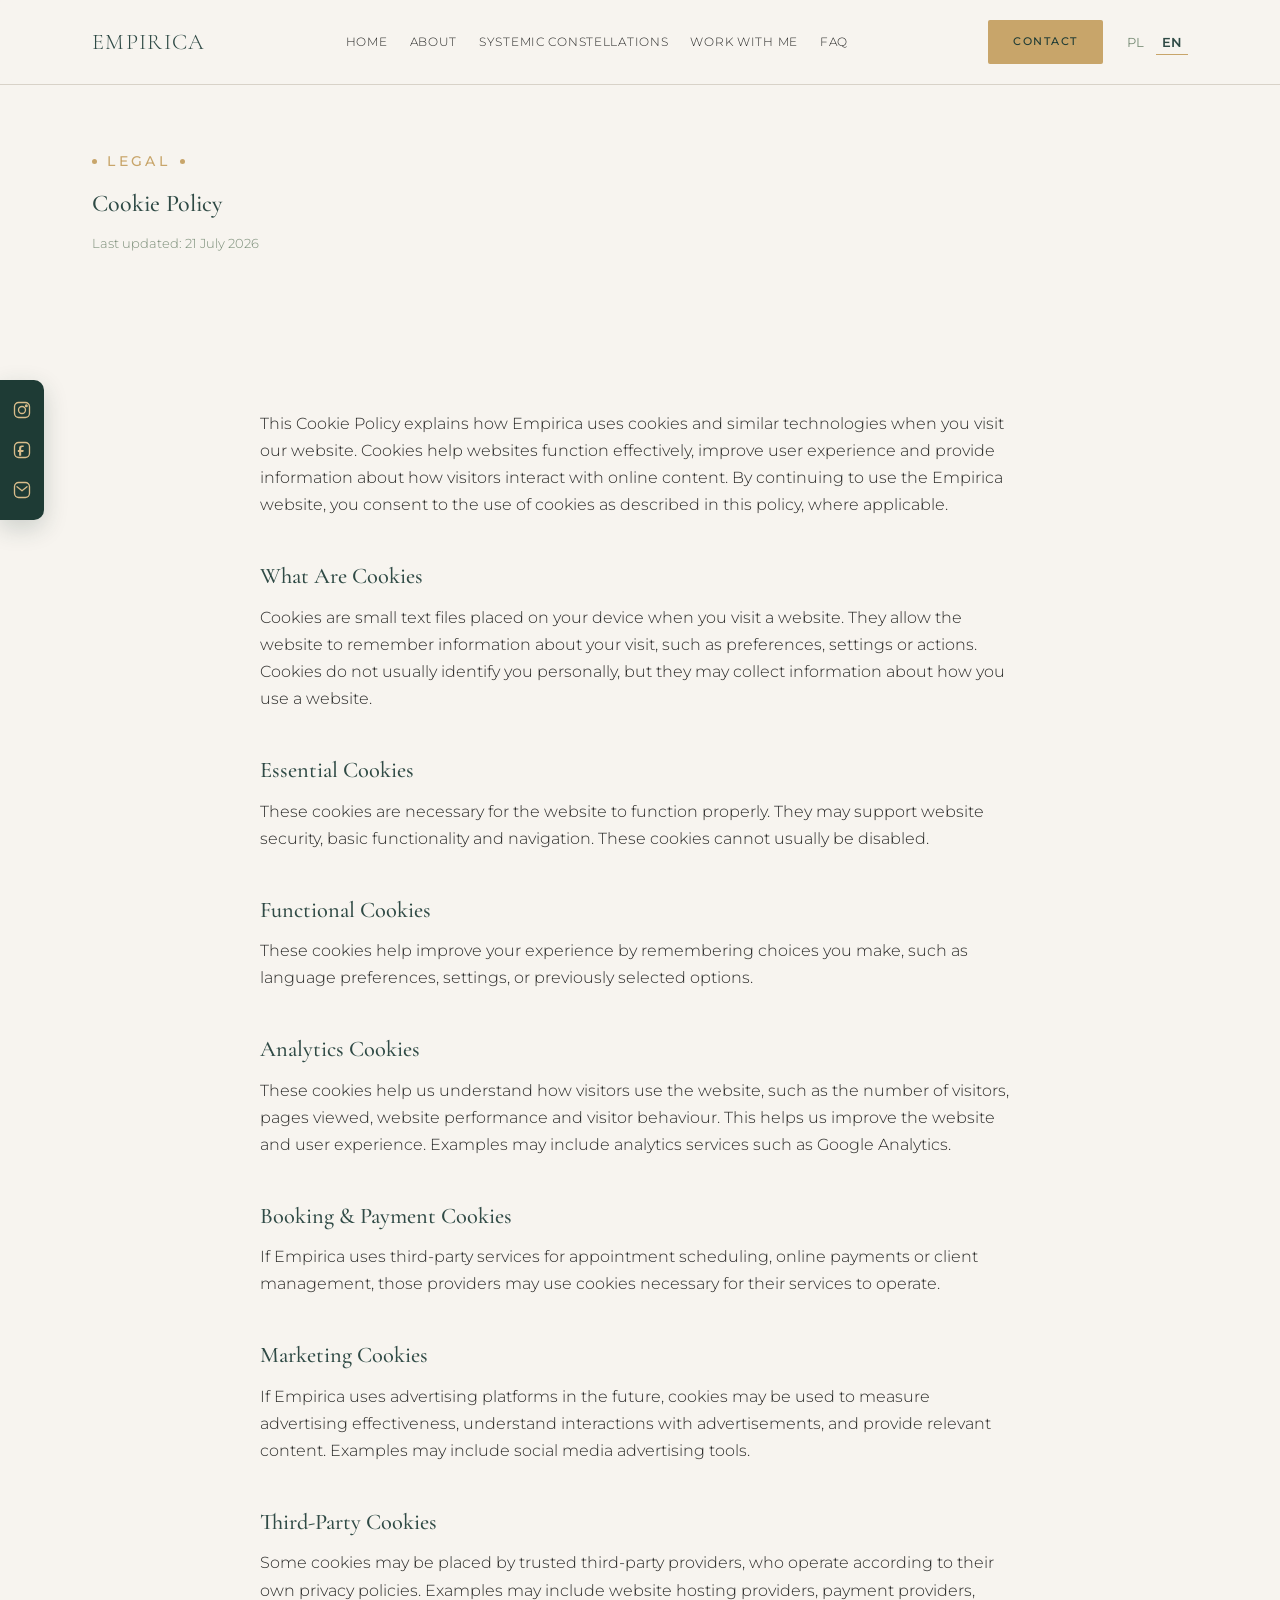
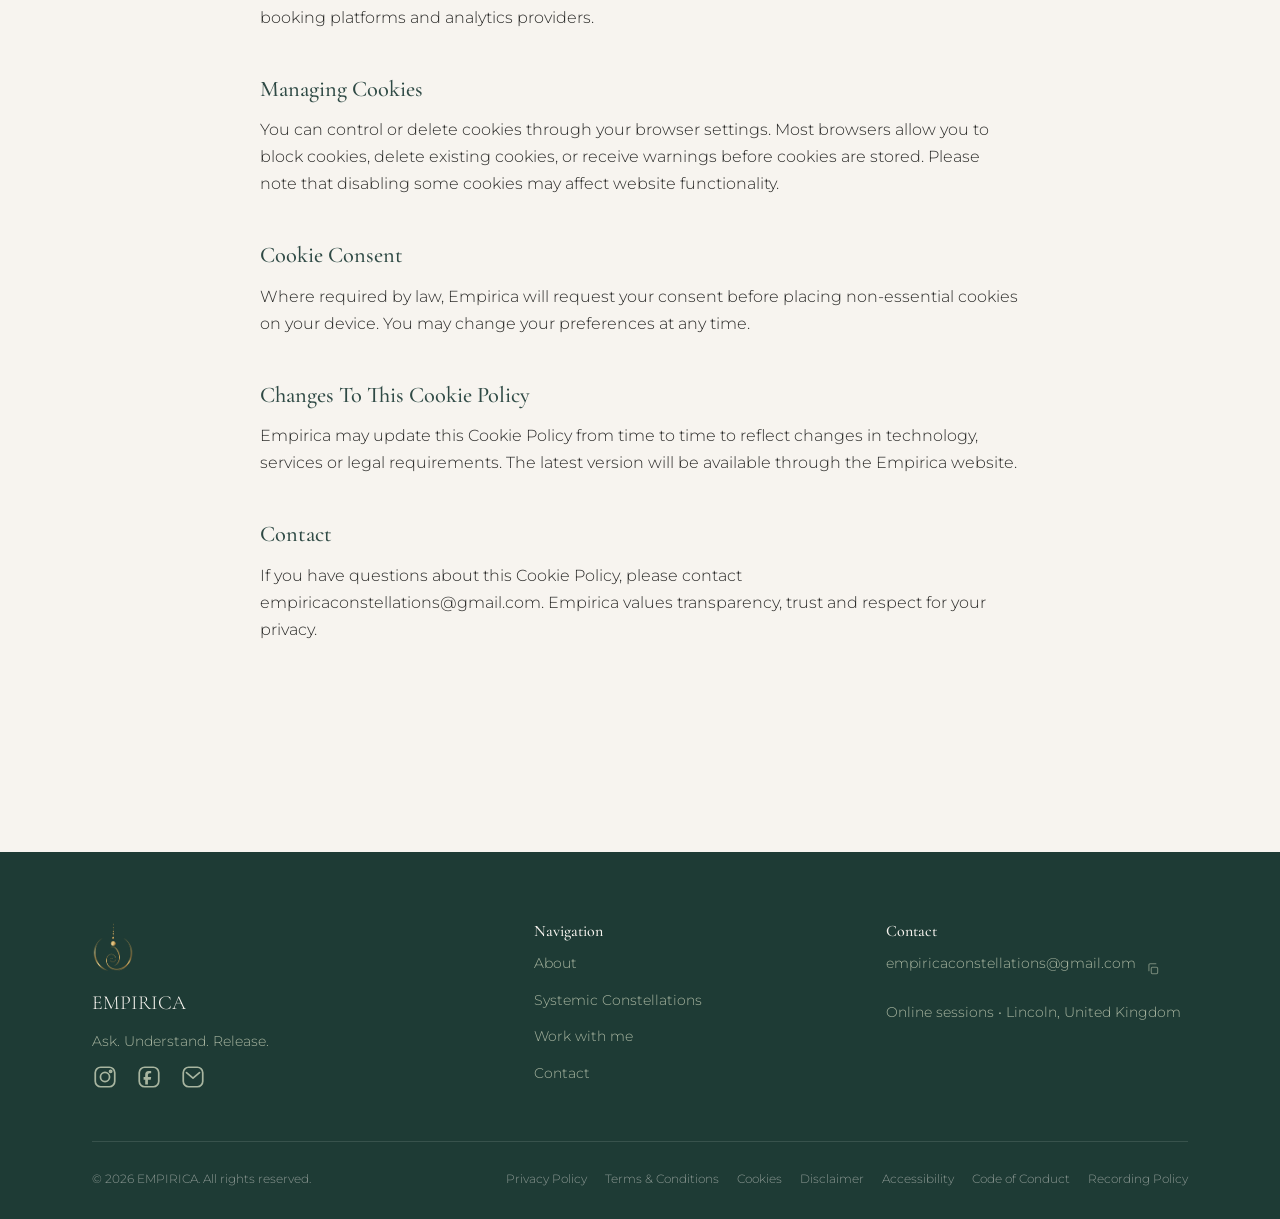
<file: polityka-cookies.html>
<!DOCTYPE html>
<html lang="pl">
<head>
<meta charset="UTF-8">
<meta name="viewport" content="width=device-width, initial-scale=1.0">
<title>Polityka Cookies | Empirica</title>
<meta name="description" content="Polityka cookies Empirica: jakie technologie przechowywania danych wykorzystuje strona.">
<link rel="icon" type="image/svg+xml" href="assets/favicon.svg">
<link rel="preconnect" href="https://fonts.googleapis.com">
<link rel="preconnect" href="https://fonts.gstatic.com" crossorigin>
<link href="https://fonts.googleapis.com/css2?family=Cormorant+Garamond:ital,wght@0,400;0,500;0,600;1,400&family=Montserrat:wght@300;400;500;600&display=swap" rel="stylesheet">
<link rel="stylesheet" href="css/style.css">
</head>
<body data-i18n-title="meta.cookies">

<header class="site-header">
  <div class="container nav">
    <a href="index.html" class="brand" aria-label="Empirica, strona główna">
      <span class="brand-word">EMPIRICA</span>
    </a>
    <nav class="nav-links" id="navLinks">
      <a href="index.html" data-i18n="nav.home">Strona główna</a>
      <a href="o-mnie.html" data-i18n="nav.about">O mnie</a>
      <a href="ustawienia-systemowe.html" data-i18n="nav.constellations">Ustawienia systemowe</a>
      <a href="oferta.html" data-i18n="nav.offer">Pracuj ze mną</a>
      <a href="faq.html" data-i18n="nav.faq">FAQ</a>
      <a href="kontakt.html" class="btn btn-gold nav-links-cta" data-i18n="nav.contactCta">Kontakt</a>
    </nav>
    <div class="nav-right">
      <a href="kontakt.html" class="btn btn-gold" data-i18n="nav.contactCta">Kontakt</a>
      <div class="lang-switch" role="group" aria-label="Język / Language">
        <button type="button" data-lang="pl">PL</button>
        <button type="button" data-lang="en">EN</button>
      </div>
      <select class="lang-select" aria-label="Język / Language">
        <option value="pl">PL</option>
        <option value="en">EN</option>
      </select>
      <button class="nav-toggle" aria-label="Menu" aria-expanded="false">
        <span></span><span></span><span></span>
      </button>
    </div>
  </div>
</header>

<div class="side-social" aria-label="Social media">
  <a href="https://instagram.com/EmpiricaConstellations" target="_blank" rel="noopener" aria-label="Instagram"><svg viewBox="0 0 24 24" fill="none" stroke="currentColor" stroke-width="1.6"><rect x="3" y="3" width="18" height="18" rx="5"/><circle cx="12" cy="12" r="4.2"/><circle cx="17.2" cy="6.8" r="1"/></svg></a>
  <a href="https://facebook.com/EmpiricaConstellations" target="_blank" rel="noopener" aria-label="Facebook"><svg viewBox="0 0 24 24" fill="none" stroke="currentColor" stroke-width="1.6"><rect x="3" y="3" width="18" height="18" rx="5"/><path d="M14 8.5h-1.5a1.5 1.5 0 0 0-1.5 1.5v2h3l-.4 2.5H11V19h-2.5v-4.5H7v-2.5h1.5V9.8A3.3 3.3 0 0 1 11.9 6.5H14z" fill="currentColor" stroke="none"/></svg></a>
  <a href="kontakt.html" aria-label="Email"><svg viewBox="0 0 24 24" fill="none" stroke="currentColor" stroke-width="1.6"><rect x="3" y="3" width="18" height="18" rx="5"/><path d="M6 8l6 5 6-5" stroke-linecap="round" stroke-linejoin="round"/></svg></a>
</div>

<main>

  <section class="legal-page-header">
    <div class="container">
      <span class="eyebrow" data-i18n="legal.eyebrow">Prawne</span>
      <h1 data-i18n="legal.cookies.title">Polityka Cookies</h1>
      <p class="form-note" data-i18n="legal.updated">Ostatnia aktualizacja: 21 lipca 2026</p>
    </div>
  </section>

  <section>
    <div class="container legal-content">
      <p data-i18n="legal.cookies.intro">Niniejsza Polityka Cookies wyjaśnia, w jaki sposób Empirica wykorzystuje pliki cookies i podobne technologie podczas odwiedzania naszej strony internetowej. Pliki cookies pomagają stronom internetowym działać efektywnie, poprawiają doświadczenie użytkownika i dostarczają informacji o tym, jak odwiedzający korzystają z treści online. Kontynuując korzystanie ze strony Empirica, wyrażasz zgodę na wykorzystanie plików cookies zgodnie z niniejszą polityką, tam gdzie ma to zastosowanie.</p>

      <h2 data-i18n="legal.cookies.s1title">Czym są pliki cookies</h2>
      <p data-i18n="legal.cookies.s1body">Cookies to niewielkie pliki tekstowe zapisywane na Twoim urządzeniu podczas odwiedzania strony internetowej. Pozwalają stronie zapamiętać informacje o Twojej wizycie, takie jak preferencje, ustawienia czy podjęte działania. Cookies zwykle nie identyfikują Cię osobiście, ale mogą zbierać informacje o sposobie korzystania ze strony.</p>

      <h2 data-i18n="legal.cookies.s2title">Cookies niezbędne</h2>
      <p data-i18n="legal.cookies.s2body">Te pliki cookies są niezbędne do prawidłowego działania strony internetowej. Mogą wspierać bezpieczeństwo strony, podstawową funkcjonalność oraz nawigację. Zazwyczaj nie można ich wyłączyć.</p>

      <h2 data-i18n="legal.cookies.s3title">Cookies funkcjonalne</h2>
      <p data-i18n="legal.cookies.s3body">Te pliki cookies pomagają poprawić Twoje doświadczenie, zapamiętując dokonywane wybory, takie jak preferencje językowe, ustawienia czy wcześniej wybrane opcje.</p>

      <h2 data-i18n="legal.cookies.s4title">Cookies analityczne</h2>
      <p data-i18n="legal.cookies.s4body">Te pliki cookies pomagają nam zrozumieć, jak odwiedzający korzystają ze strony, na przykład liczbę odwiedzających, przeglądane strony, wydajność strony i zachowania użytkowników. Pomaga nam to ulepszać stronę i doświadczenie użytkownika. Przykładem mogą być usługi analityczne, takie jak Google Analytics.</p>

      <h2 data-i18n="legal.cookies.s5title">Cookies rezerwacji i płatności</h2>
      <p data-i18n="legal.cookies.s5body">Jeśli Empirica korzysta z usług zewnętrznych dostawców do planowania wizyt, płatności online lub zarządzania klientami, dostawcy ci mogą wykorzystywać pliki cookies niezbędne do działania swoich usług.</p>

      <h2 data-i18n="legal.cookies.s6title">Cookies marketingowe</h2>
      <p data-i18n="legal.cookies.s6body">Jeśli w przyszłości Empirica będzie korzystać z platform reklamowych, pliki cookies mogą być wykorzystywane do mierzenia skuteczności reklam, rozumienia interakcji z reklamami oraz dostarczania odpowiednich treści. Przykładem mogą być narzędzia reklamowe mediów społecznościowych.</p>

      <h2 data-i18n="legal.cookies.s7title">Cookies podmiotów trzecich</h2>
      <p data-i18n="legal.cookies.s7body">Niektóre pliki cookies mogą być umieszczane przez zaufanych dostawców zewnętrznych, którzy działają zgodnie z własnymi politykami prywatności. Przykłady obejmują dostawców hostingu strony, dostawców płatności, platformy rezerwacyjne oraz dostawców usług analitycznych.</p>

      <h2 data-i18n="legal.cookies.s8title">Zarządzanie plikami cookies</h2>
      <p data-i18n="legal.cookies.s8body">Możesz kontrolować lub usuwać pliki cookies w ustawieniach swojej przeglądarki. Większość przeglądarek pozwala blokować cookies, usuwać istniejące pliki lub otrzymywać ostrzeżenia przed ich zapisaniem. Wyłączenie niektórych plików cookies może wpłynąć na funkcjonalność strony.</p>

      <h2 data-i18n="legal.cookies.s9title">Zgoda na cookies</h2>
      <p data-i18n="legal.cookies.s9body">Tam, gdzie wymaga tego prawo, Empirica poprosi o Twoją zgodę przed umieszczeniem na Twoim urządzeniu nieistotnych plików cookies. Możesz zmienić swoje preferencje w dowolnym momencie.</p>

      <h2 data-i18n="legal.cookies.s10title">Zmiany niniejszej Polityki Cookies</h2>
      <p data-i18n="legal.cookies.s10body">Empirica może okresowo aktualizować niniejszą Politykę Cookies, aby odzwierciedlić zmiany w technologii, usługach lub wymogach prawnych. Najnowsza wersja będzie dostępna na stronie internetowej Empirica.</p>

      <h2 data-i18n="legal.cookies.s11title">Kontakt</h2>
      <p data-i18n="legal.cookies.s11body">W przypadku pytań dotyczących niniejszej Polityki Cookies prosimy o kontakt pod adresem empiricaconstellations@gmail.com. Empirica ceni przejrzystość, zaufanie i poszanowanie Twojej prywatności.</p>
    </div>
  </section>

</main>

<footer class="site-footer">
  <div class="container">
    <div class="footer-top">
      <div>
        <div class="footer-brand">
          <img src="assets/logo.png" alt="" height="56">
          <span>EMPIRICA</span>
        </div>
        <p class="footer-tag" data-i18n="footer.tagline">Zapytać. Zrozumieć. Uwolnić.</p>
        <div class="social-row" aria-label="Social media">
          <a href="https://instagram.com/EmpiricaConstellations" target="_blank" rel="noopener" aria-label="Instagram"><svg viewBox="0 0 24 24" fill="none" stroke="currentColor" stroke-width="1.6"><rect x="3" y="3" width="18" height="18" rx="5"/><circle cx="12" cy="12" r="4.2"/><circle cx="17.2" cy="6.8" r="1"/></svg></a>
          <a href="https://facebook.com/EmpiricaConstellations" target="_blank" rel="noopener" aria-label="Facebook"><svg viewBox="0 0 24 24" fill="none" stroke="currentColor" stroke-width="1.6"><rect x="3" y="3" width="18" height="18" rx="5"/><path d="M14 8.5h-1.5a1.5 1.5 0 0 0-1.5 1.5v2h3l-.4 2.5H11V19h-2.5v-4.5H7v-2.5h1.5V9.8A3.3 3.3 0 0 1 11.9 6.5H14z" fill="currentColor" stroke="none"/></svg></a>
          <a href="kontakt.html" aria-label="Email"><svg viewBox="0 0 24 24" fill="none" stroke="currentColor" stroke-width="1.6"><rect x="3" y="3" width="18" height="18" rx="5"/><path d="M6 8l6 5 6-5" stroke-linecap="round" stroke-linejoin="round"/></svg></a>
        </div>
      </div>
      <div class="footer-col">
        <h4 data-i18n="footer.navTitle">Nawigacja</h4>
        <a href="o-mnie.html" data-i18n="nav.about">O mnie</a>
        <a href="ustawienia-systemowe.html" data-i18n="nav.constellations">Ustawienia systemowe</a>
        <a href="oferta.html" data-i18n="nav.offer">Pracuj ze mną</a>
        <a href="kontakt.html" data-i18n="nav.contact">Kontakt</a>
      </div>
      <div class="footer-col">
        <h4 data-i18n="footer.contactTitle">Kontakt</h4>
        <span class="email-copy"><span>empiricaconstellations@gmail.com</span><button type="button" class="copy-btn" data-copy="empiricaconstellations@gmail.com" aria-label="Kopiuj adres e-mail / Copy email address"><svg viewBox="0 0 24 24" fill="none" stroke="currentColor" stroke-width="1.8" stroke-linecap="round" stroke-linejoin="round"><rect x="9" y="9" width="11" height="11" rx="2"/><path d="M5 15V5a2 2 0 0 1 2-2h10"/></svg></button></span>
        <span data-i18n="footer.location">Sesje online • Lincoln, Wielka Brytania</span>
      </div>
    </div>
    <div class="footer-bottom">
      <span>© 2026 EMPIRICA. <span data-i18n="footer.rights">Wszelkie prawa zastrzeżone.</span></span>
      <div class="footer-legal">
        <a href="polityka-prywatnosci.html" data-i18n="footer.privacyLink">Polityka prywatności</a>
        <a href="regulamin.html" data-i18n="footer.termsLink">Regulamin</a>
        <a href="polityka-cookies.html" data-i18n="footer.cookiesLink">Cookies</a>
        <a href="zastrzezenie.html" data-i18n="footer.disclaimerLink">Zastrzeżenia prawne</a>
        <a href="dostepnosc.html" data-i18n="footer.accessibilityLink">Dostępność</a>
        <a href="zasady-postepowania.html" data-i18n="footer.conductLink">Zasady postępowania</a>
        <a href="polityka-nagrywania.html" data-i18n="footer.recordingLink">Polityka nagrywania</a>
      </div>
    </div>
  </div>
</footer>

<button id="backToTop" class="back-to-top" aria-label="Powrót do góry / Back to top">
  <svg viewBox="0 0 24 24" fill="none" stroke="currentColor" stroke-width="2" stroke-linecap="round" stroke-linejoin="round"><path d="M12 19V5M5 12l7-7 7 7"/></svg>
</button>

<script src="js/i18n.js"></script>
<script src="js/main.js"></script>
</body>
</html>
</file>
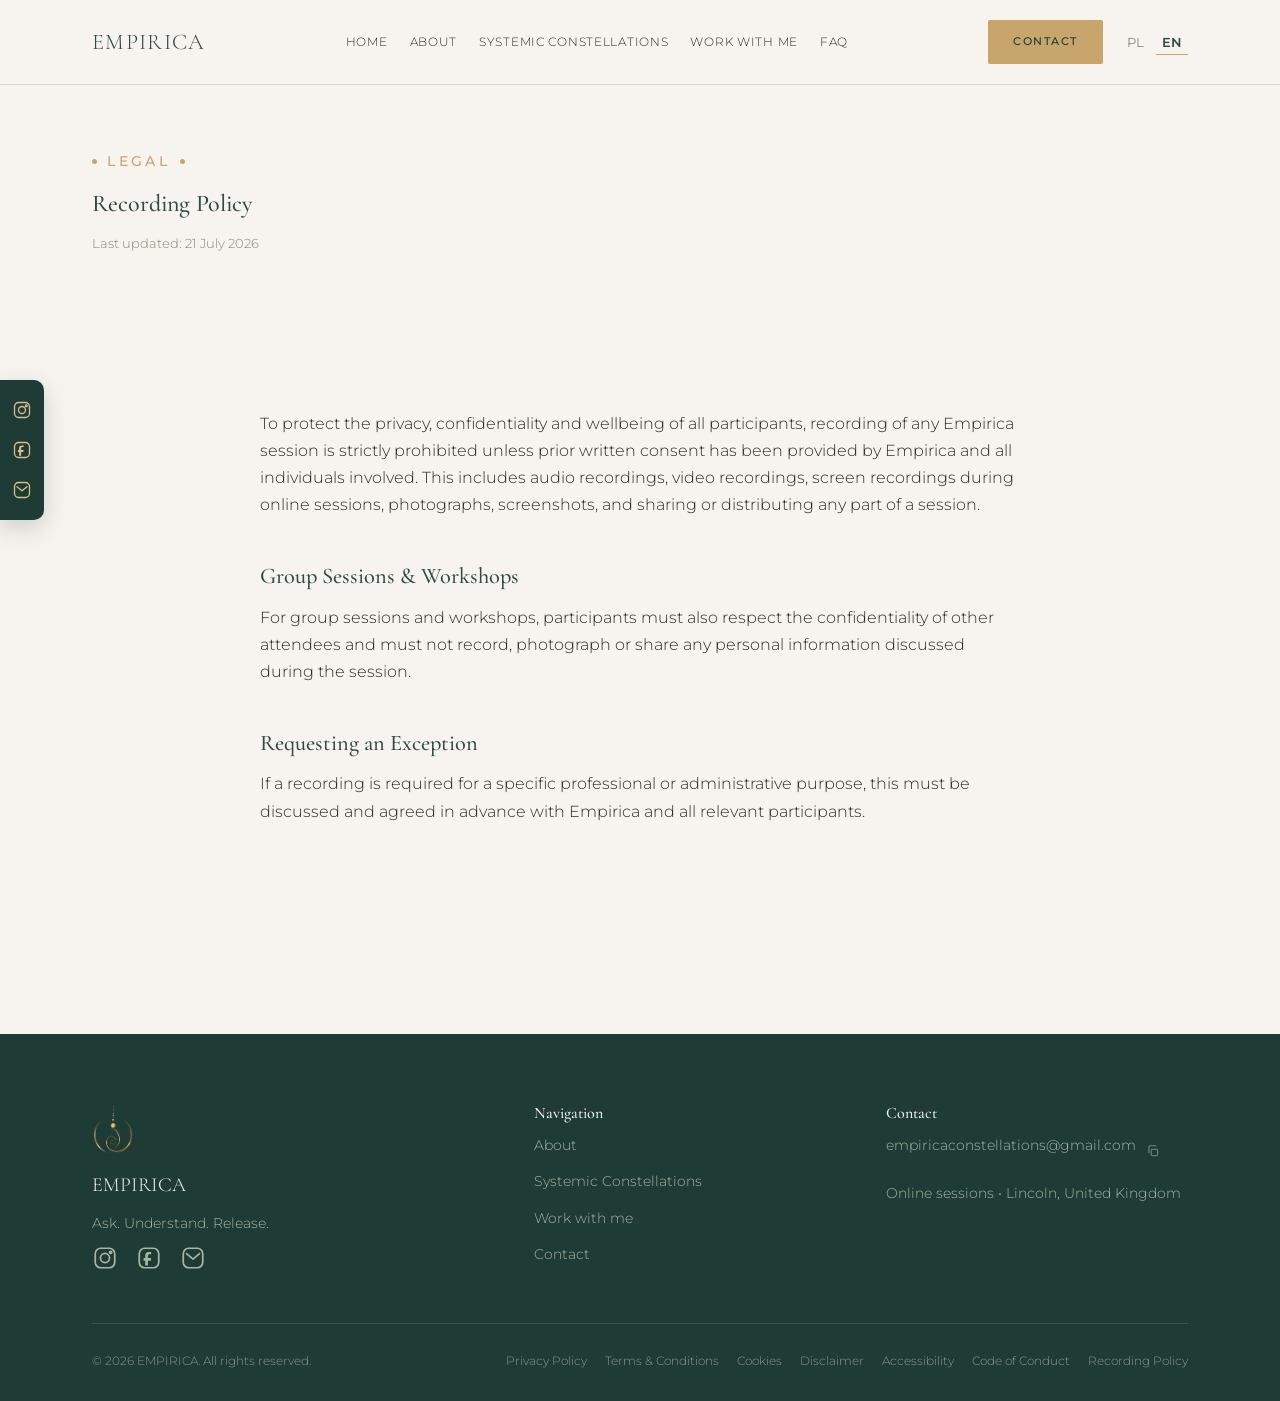
<file: polityka-nagrywania.html>
<!DOCTYPE html>
<html lang="pl">
<head>
<meta charset="UTF-8">
<meta name="viewport" content="width=device-width, initial-scale=1.0">
<title>Polityka nagrywania | Empirica</title>
<meta name="description" content="Polityka nagrywania sesji Empirica: nagrywanie sesji jest zabronione bez uprzedniej pisemnej zgody.">
<link rel="icon" type="image/svg+xml" href="assets/favicon.svg">
<link rel="preconnect" href="https://fonts.googleapis.com">
<link rel="preconnect" href="https://fonts.gstatic.com" crossorigin>
<link href="https://fonts.googleapis.com/css2?family=Cormorant+Garamond:ital,wght@0,400;0,500;0,600;1,400&family=Montserrat:wght@300;400;500;600&display=swap" rel="stylesheet">
<link rel="stylesheet" href="css/style.css">
</head>
<body data-i18n-title="meta.recording">

<header class="site-header">
  <div class="container nav">
    <a href="index.html" class="brand" aria-label="Empirica, strona główna">
      <span class="brand-word">EMPIRICA</span>
    </a>
    <nav class="nav-links" id="navLinks">
      <a href="index.html" data-i18n="nav.home">Strona główna</a>
      <a href="o-mnie.html" data-i18n="nav.about">O mnie</a>
      <a href="ustawienia-systemowe.html" data-i18n="nav.constellations">Ustawienia systemowe</a>
      <a href="oferta.html" data-i18n="nav.offer">Pracuj ze mną</a>
      <a href="faq.html" data-i18n="nav.faq">FAQ</a>
      <a href="kontakt.html" class="btn btn-gold nav-links-cta" data-i18n="nav.contactCta">Kontakt</a>
    </nav>
    <div class="nav-right">
      <a href="kontakt.html" class="btn btn-gold" data-i18n="nav.contactCta">Kontakt</a>
      <div class="lang-switch" role="group" aria-label="Język / Language">
        <button type="button" data-lang="pl">PL</button>
        <button type="button" data-lang="en">EN</button>
      </div>
      <select class="lang-select" aria-label="Język / Language">
        <option value="pl">PL</option>
        <option value="en">EN</option>
      </select>
      <button class="nav-toggle" aria-label="Menu" aria-expanded="false">
        <span></span><span></span><span></span>
      </button>
    </div>
  </div>
</header>

<div class="side-social" aria-label="Social media">
  <a href="https://instagram.com/EmpiricaConstellations" target="_blank" rel="noopener" aria-label="Instagram"><svg viewBox="0 0 24 24" fill="none" stroke="currentColor" stroke-width="1.6"><rect x="3" y="3" width="18" height="18" rx="5"/><circle cx="12" cy="12" r="4.2"/><circle cx="17.2" cy="6.8" r="1"/></svg></a>
  <a href="https://facebook.com/EmpiricaConstellations" target="_blank" rel="noopener" aria-label="Facebook"><svg viewBox="0 0 24 24" fill="none" stroke="currentColor" stroke-width="1.6"><rect x="3" y="3" width="18" height="18" rx="5"/><path d="M14 8.5h-1.5a1.5 1.5 0 0 0-1.5 1.5v2h3l-.4 2.5H11V19h-2.5v-4.5H7v-2.5h1.5V9.8A3.3 3.3 0 0 1 11.9 6.5H14z" fill="currentColor" stroke="none"/></svg></a>
  <a href="kontakt.html" aria-label="Email"><svg viewBox="0 0 24 24" fill="none" stroke="currentColor" stroke-width="1.6"><rect x="3" y="3" width="18" height="18" rx="5"/><path d="M6 8l6 5 6-5" stroke-linecap="round" stroke-linejoin="round"/></svg></a>
</div>

<main>

  <section class="legal-page-header">
    <div class="container">
      <span class="eyebrow" data-i18n="legal.eyebrow">Prawne</span>
      <h1 data-i18n="legal.recording.title">Polityka nagrywania sesji</h1>
      <p class="form-note" data-i18n="legal.updated">Ostatnia aktualizacja: 21 lipca 2026</p>
    </div>
  </section>

  <section>
    <div class="container legal-content">
      <p data-i18n="legal.recording.intro">Aby chronić prywatność, poufność i dobrostan wszystkich uczestników, nagrywanie jakiejkolwiek sesji Empirica jest surowo zabronione, chyba że uprzednia pisemna zgoda została udzielona przez Empirica i wszystkie zaangażowane osoby. Dotyczy to nagrań audio, nagrań wideo, nagrań ekranu podczas sesji online, zdjęć, zrzutów ekranu oraz udostępniania lub rozpowszechniania jakiejkolwiek części sesji.</p>

      <h2 data-i18n="legal.recording.s1title">Sesje grupowe i warsztaty</h2>
      <p data-i18n="legal.recording.s1body">Podczas sesji grupowych i warsztatów uczestnicy muszą również szanować poufność pozostałych uczestników i nie mogą nagrywać, fotografować ani udostępniać żadnych informacji osobistych omawianych podczas sesji.</p>

      <h2 data-i18n="legal.recording.s2title">Wnioskowanie o wyjątek</h2>
      <p data-i18n="legal.recording.s2body">Jeśli nagranie jest wymagane w konkretnym celu zawodowym lub administracyjnym, musi to zostać omówione i uzgodnione z wyprzedzeniem z Empirica oraz wszystkimi zaangażowanymi uczestnikami.</p>
    </div>
  </section>

</main>

<footer class="site-footer">
  <div class="container">
    <div class="footer-top">
      <div>
        <div class="footer-brand">
          <img src="assets/logo.png" alt="" height="56">
          <span>EMPIRICA</span>
        </div>
        <p class="footer-tag" data-i18n="footer.tagline">Zapytać. Zrozumieć. Uwolnić.</p>
        <div class="social-row" aria-label="Social media">
          <a href="https://instagram.com/EmpiricaConstellations" target="_blank" rel="noopener" aria-label="Instagram"><svg viewBox="0 0 24 24" fill="none" stroke="currentColor" stroke-width="1.6"><rect x="3" y="3" width="18" height="18" rx="5"/><circle cx="12" cy="12" r="4.2"/><circle cx="17.2" cy="6.8" r="1"/></svg></a>
          <a href="https://facebook.com/EmpiricaConstellations" target="_blank" rel="noopener" aria-label="Facebook"><svg viewBox="0 0 24 24" fill="none" stroke="currentColor" stroke-width="1.6"><rect x="3" y="3" width="18" height="18" rx="5"/><path d="M14 8.5h-1.5a1.5 1.5 0 0 0-1.5 1.5v2h3l-.4 2.5H11V19h-2.5v-4.5H7v-2.5h1.5V9.8A3.3 3.3 0 0 1 11.9 6.5H14z" fill="currentColor" stroke="none"/></svg></a>
          <a href="kontakt.html" aria-label="Email"><svg viewBox="0 0 24 24" fill="none" stroke="currentColor" stroke-width="1.6"><rect x="3" y="3" width="18" height="18" rx="5"/><path d="M6 8l6 5 6-5" stroke-linecap="round" stroke-linejoin="round"/></svg></a>
        </div>
      </div>
      <div class="footer-col">
        <h4 data-i18n="footer.navTitle">Nawigacja</h4>
        <a href="o-mnie.html" data-i18n="nav.about">O mnie</a>
        <a href="ustawienia-systemowe.html" data-i18n="nav.constellations">Ustawienia systemowe</a>
        <a href="oferta.html" data-i18n="nav.offer">Pracuj ze mną</a>
        <a href="kontakt.html" data-i18n="nav.contact">Kontakt</a>
      </div>
      <div class="footer-col">
        <h4 data-i18n="footer.contactTitle">Kontakt</h4>
        <span class="email-copy"><span>empiricaconstellations@gmail.com</span><button type="button" class="copy-btn" data-copy="empiricaconstellations@gmail.com" aria-label="Kopiuj adres e-mail / Copy email address"><svg viewBox="0 0 24 24" fill="none" stroke="currentColor" stroke-width="1.8" stroke-linecap="round" stroke-linejoin="round"><rect x="9" y="9" width="11" height="11" rx="2"/><path d="M5 15V5a2 2 0 0 1 2-2h10"/></svg></button></span>
        <span data-i18n="footer.location">Sesje online • Lincoln, Wielka Brytania</span>
      </div>
    </div>
    <div class="footer-bottom">
      <span>© 2026 EMPIRICA. <span data-i18n="footer.rights">Wszelkie prawa zastrzeżone.</span></span>
      <div class="footer-legal">
        <a href="polityka-prywatnosci.html" data-i18n="footer.privacyLink">Polityka prywatności</a>
        <a href="regulamin.html" data-i18n="footer.termsLink">Regulamin</a>
        <a href="polityka-cookies.html" data-i18n="footer.cookiesLink">Cookies</a>
        <a href="zastrzezenie.html" data-i18n="footer.disclaimerLink">Zastrzeżenia prawne</a>
        <a href="dostepnosc.html" data-i18n="footer.accessibilityLink">Dostępność</a>
        <a href="zasady-postepowania.html" data-i18n="footer.conductLink">Zasady postępowania</a>
        <a href="polityka-nagrywania.html" data-i18n="footer.recordingLink">Polityka nagrywania</a>
      </div>
    </div>
  </div>
</footer>

<button id="backToTop" class="back-to-top" aria-label="Powrót do góry / Back to top">
  <svg viewBox="0 0 24 24" fill="none" stroke="currentColor" stroke-width="2" stroke-linecap="round" stroke-linejoin="round"><path d="M12 19V5M5 12l7-7 7 7"/></svg>
</button>

<script src="js/i18n.js"></script>
<script src="js/main.js"></script>
</body>
</html>
</file>
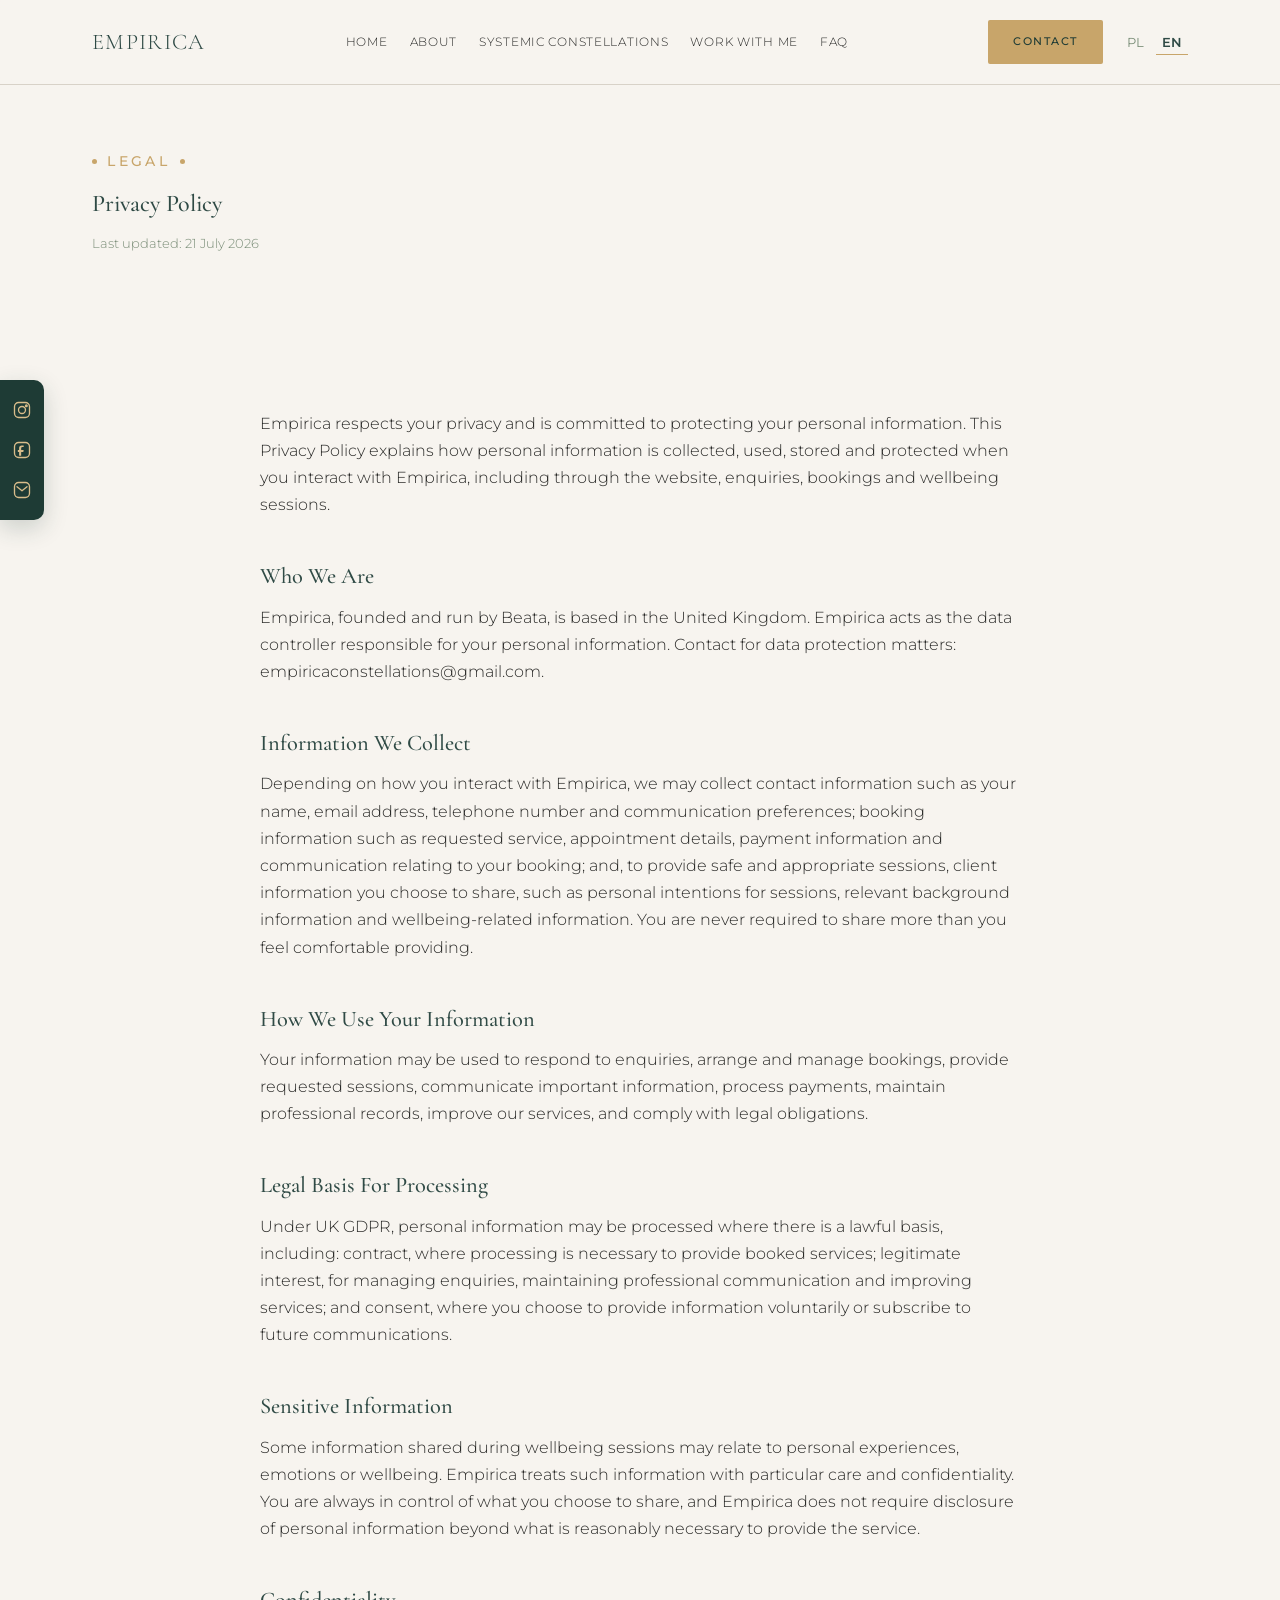
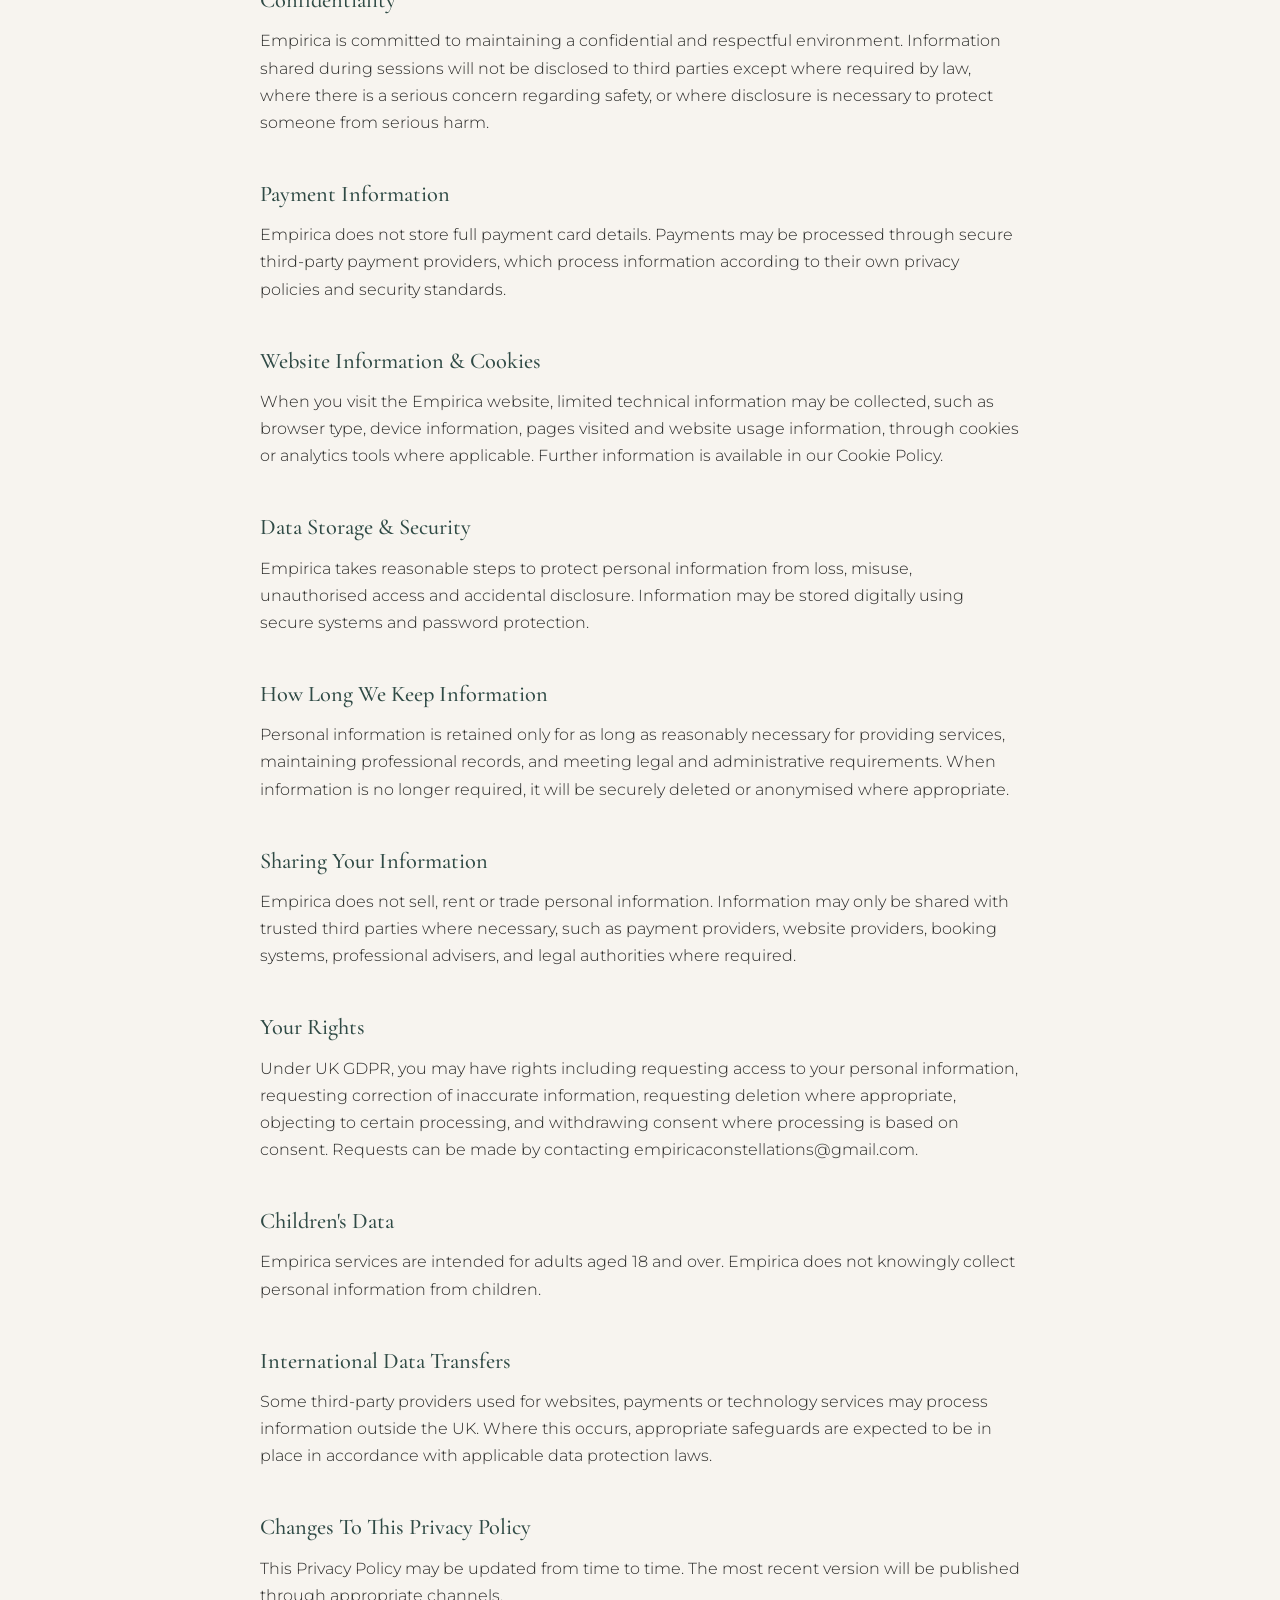
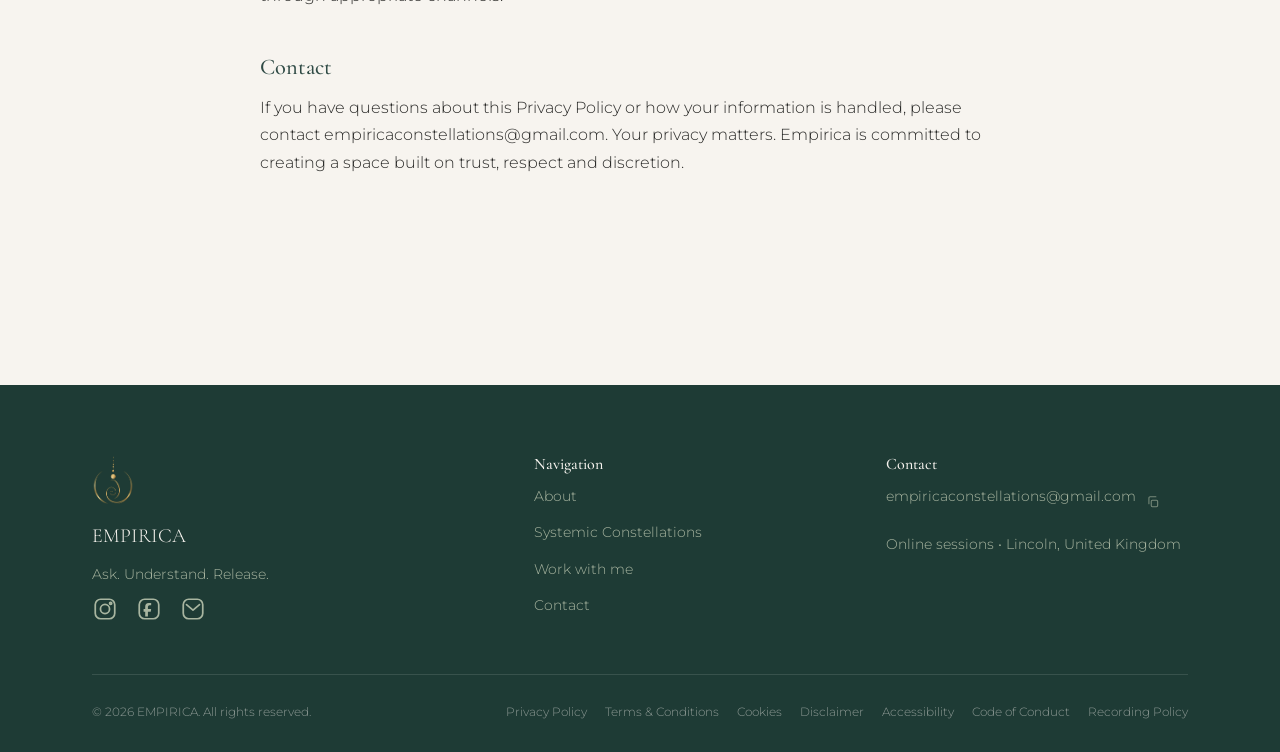
<file: polityka-prywatnosci.html>
<!DOCTYPE html>
<html lang="pl">
<head>
<meta charset="UTF-8">
<meta name="viewport" content="width=device-width, initial-scale=1.0">
<title>Polityka Prywatności | Empirica</title>
<meta name="description" content="Polityka prywatności Empirica: jakie dane są zbierane i jak są przetwarzane.">
<link rel="icon" type="image/svg+xml" href="assets/favicon.svg">
<link rel="preconnect" href="https://fonts.googleapis.com">
<link rel="preconnect" href="https://fonts.gstatic.com" crossorigin>
<link href="https://fonts.googleapis.com/css2?family=Cormorant+Garamond:ital,wght@0,400;0,500;0,600;1,400&family=Montserrat:wght@300;400;500;600&display=swap" rel="stylesheet">
<link rel="stylesheet" href="css/style.css">
</head>
<body data-i18n-title="meta.privacy">

<header class="site-header">
  <div class="container nav">
    <a href="index.html" class="brand" aria-label="Empirica, strona główna">
      <span class="brand-word">EMPIRICA</span>
    </a>
    <nav class="nav-links" id="navLinks">
      <a href="index.html" data-i18n="nav.home">Strona główna</a>
      <a href="o-mnie.html" data-i18n="nav.about">O mnie</a>
      <a href="ustawienia-systemowe.html" data-i18n="nav.constellations">Ustawienia systemowe</a>
      <a href="oferta.html" data-i18n="nav.offer">Pracuj ze mną</a>
      <a href="faq.html" data-i18n="nav.faq">FAQ</a>
      <a href="kontakt.html" class="btn btn-gold nav-links-cta" data-i18n="nav.contactCta">Kontakt</a>
    </nav>
    <div class="nav-right">
      <a href="kontakt.html" class="btn btn-gold" data-i18n="nav.contactCta">Kontakt</a>
      <div class="lang-switch" role="group" aria-label="Język / Language">
        <button type="button" data-lang="pl">PL</button>
        <button type="button" data-lang="en">EN</button>
      </div>
      <select class="lang-select" aria-label="Język / Language">
        <option value="pl">PL</option>
        <option value="en">EN</option>
      </select>
      <button class="nav-toggle" aria-label="Menu" aria-expanded="false">
        <span></span><span></span><span></span>
      </button>
    </div>
  </div>
</header>

<div class="side-social" aria-label="Social media">
  <a href="https://instagram.com/EmpiricaConstellations" target="_blank" rel="noopener" aria-label="Instagram"><svg viewBox="0 0 24 24" fill="none" stroke="currentColor" stroke-width="1.6"><rect x="3" y="3" width="18" height="18" rx="5"/><circle cx="12" cy="12" r="4.2"/><circle cx="17.2" cy="6.8" r="1"/></svg></a>
  <a href="https://facebook.com/EmpiricaConstellations" target="_blank" rel="noopener" aria-label="Facebook"><svg viewBox="0 0 24 24" fill="none" stroke="currentColor" stroke-width="1.6"><rect x="3" y="3" width="18" height="18" rx="5"/><path d="M14 8.5h-1.5a1.5 1.5 0 0 0-1.5 1.5v2h3l-.4 2.5H11V19h-2.5v-4.5H7v-2.5h1.5V9.8A3.3 3.3 0 0 1 11.9 6.5H14z" fill="currentColor" stroke="none"/></svg></a>
  <a href="kontakt.html" aria-label="Email"><svg viewBox="0 0 24 24" fill="none" stroke="currentColor" stroke-width="1.6"><rect x="3" y="3" width="18" height="18" rx="5"/><path d="M6 8l6 5 6-5" stroke-linecap="round" stroke-linejoin="round"/></svg></a>
</div>

<main>

  <section class="legal-page-header">
    <div class="container">
      <span class="eyebrow" data-i18n="legal.eyebrow">Prawne</span>
      <h1 data-i18n="legal.privacy.title">Polityka Prywatności</h1>
      <p class="form-note" data-i18n="legal.updated">Ostatnia aktualizacja: 21 lipca 2026</p>
    </div>
  </section>

  <section>
    <div class="container legal-content">
      <p data-i18n="legal.privacy.intro">Empirica szanuje Twoją prywatność i dba o ochronę Twoich danych osobowych. Niniejsza Polityka Prywatności wyjaśnia, w jaki sposób dane osobowe są zbierane, wykorzystywane, przechowywane i chronione podczas kontaktu z Empirica, w tym poprzez stronę internetową, zapytania, rezerwacje i sesje wspierające dobrostan.</p>

      <h2 data-i18n="legal.privacy.s1title">Kim jesteśmy</h2>
      <p data-i18n="legal.privacy.s1body">Empirica, założona i prowadzona przez Beatę, działa na terenie Wielkiej Brytanii. Empirica pełni rolę administratora danych odpowiedzialnego za Twoje dane osobowe. Kontakt w sprawach ochrony danych: empiricaconstellations@gmail.com.</p>

      <h2 data-i18n="legal.privacy.s2title">Jakie dane zbieramy</h2>
      <p data-i18n="legal.privacy.s2body">W zależności od formy kontaktu z Empirica możemy zbierać dane kontaktowe, takie jak imię i nazwisko, adres e-mail, numer telefonu i preferencje komunikacyjne; dane dotyczące rezerwacji, takie jak wybrana usługa, szczegóły spotkania, informacje o płatności oraz korespondencję związaną z rezerwacją; a także, aby zapewnić bezpieczną i odpowiednią sesję, informacje dobrowolnie udostępnione przez klienta, takie jak intencje dotyczące sesji, istotne informacje kontekstowe oraz informacje związane z dobrostanem. Nigdy nie musisz udostępniać więcej informacji, niż czujesz się komfortowo podać.</p>

      <h2 data-i18n="legal.privacy.s3title">Jak wykorzystujemy Twoje dane</h2>
      <p data-i18n="legal.privacy.s3body">Twoje dane mogą być wykorzystywane do odpowiadania na zapytania, organizowania i zarządzania rezerwacjami, świadczenia zamówionych sesji, przekazywania istotnych informacji, przetwarzania płatności, prowadzenia dokumentacji zawodowej, ulepszania naszych usług oraz wypełniania obowiązków prawnych.</p>

      <h2 data-i18n="legal.privacy.s4title">Podstawa prawna przetwarzania</h2>
      <p data-i18n="legal.privacy.s4body">Zgodnie z brytyjskim RODO (UK GDPR), dane osobowe mogą być przetwarzane na podstawie: umowy (gdy przetwarzanie jest niezbędne do świadczenia zarezerwowanych usług); prawnie uzasadnionego interesu (w celu zarządzania zapytaniami, utrzymywania komunikacji zawodowej i ulepszania usług); oraz zgody (gdy dobrowolnie udostępniasz informacje lub zapisujesz się na przyszłą komunikację).</p>

      <h2 data-i18n="legal.privacy.s5title">Dane wrażliwe</h2>
      <p data-i18n="legal.privacy.s5body">Niektóre informacje udostępniane podczas sesji wspierających dobrostan mogą dotyczyć osobistych doświadczeń, emocji lub samopoczucia. Empirica traktuje takie informacje ze szczególną troską i poufnością. Zawsze to Ty decydujesz, czym się dzielisz, a Empirica nie wymaga ujawniania informacji osobistych ponad to, co jest rozsądnie niezbędne do świadczenia usługi.</p>

      <h2 data-i18n="legal.privacy.s6title">Poufność</h2>
      <p data-i18n="legal.privacy.s6body">Empirica dba o utrzymanie poufnego i pełnego szacunku środowiska. Informacje udostępniane podczas sesji nie będą ujawniane osobom trzecim, chyba że jest to wymagane przez prawo, istnieje poważna obawa dotycząca bezpieczeństwa, lub ujawnienie jest niezbędne, by chronić kogoś przed poważną krzywdą.</p>

      <h2 data-i18n="legal.privacy.s7title">Informacje o płatnościach</h2>
      <p data-i18n="legal.privacy.s7body">Empirica nie przechowuje pełnych danych kart płatniczych. Płatności mogą być przetwarzane przez zewnętrznych, bezpiecznych dostawców płatności, którzy przetwarzają dane zgodnie z własnymi politykami prywatności i standardami bezpieczeństwa.</p>

      <h2 data-i18n="legal.privacy.s8title">Informacje o stronie internetowej i cookies</h2>
      <p data-i18n="legal.privacy.s8body">Podczas wizyty na stronie Empirica mogą być zbierane ograniczone informacje techniczne, takie jak typ przeglądarki, informacje o urządzeniu, odwiedzone strony oraz sposób korzystania ze strony, poprzez pliki cookies lub narzędzia analityczne, tam gdzie ma to zastosowanie. Więcej informacji znajdziesz w naszej Polityce Cookies.</p>

      <h2 data-i18n="legal.privacy.s9title">Przechowywanie danych i bezpieczeństwo</h2>
      <p data-i18n="legal.privacy.s9body">Empirica podejmuje rozsądne kroki w celu ochrony danych osobowych przed utratą, niewłaściwym wykorzystaniem, nieuprawnionym dostępem i przypadkowym ujawnieniem. Informacje mogą być przechowywane cyfrowo z wykorzystaniem bezpiecznych systemów i zabezpieczeń hasłem.</p>

      <h2 data-i18n="legal.privacy.s10title">Jak długo przechowujemy dane</h2>
      <p data-i18n="legal.privacy.s10body">Dane osobowe są przechowywane wyłącznie tak długo, jak jest to rozsądnie niezbędne do świadczenia usług, prowadzenia dokumentacji zawodowej oraz spełnienia wymogów prawnych i administracyjnych. Gdy dane nie są już potrzebne, zostaną bezpiecznie usunięte lub zanonimizowane, gdy jest to zasadne.</p>

      <h2 data-i18n="legal.privacy.s11title">Udostępnianie danych</h2>
      <p data-i18n="legal.privacy.s11body">Empirica nie sprzedaje, nie wynajmuje ani nie handluje danymi osobowymi. Informacje mogą być udostępniane wyłącznie zaufanym podmiotom trzecim, gdy jest to konieczne, takim jak dostawcy płatności, dostawcy strony internetowej, systemy rezerwacji, doradcy zawodowi oraz organy prawne, gdy jest to wymagane.</p>

      <h2 data-i18n="legal.privacy.s12title">Twoje prawa</h2>
      <p data-i18n="legal.privacy.s12body">Zgodnie z brytyjskim RODO możesz mieć prawo do żądania dostępu do swoich danych osobowych, żądania sprostowania nieprawidłowych danych, żądania usunięcia danych, gdy jest to zasadne, sprzeciwu wobec określonego przetwarzania oraz wycofania zgody, gdy przetwarzanie odbywa się na jej podstawie. Wnioski można kierować na adres empiricaconstellations@gmail.com.</p>

      <h2 data-i18n="legal.privacy.s13title">Dane dzieci</h2>
      <p data-i18n="legal.privacy.s13body">Usługi Empirica są przeznaczone dla osób dorosłych, w wieku 18 lat i więcej. Empirica świadomie nie zbiera danych osobowych od dzieci.</p>

      <h2 data-i18n="legal.privacy.s14title">Międzynarodowe przekazywanie danych</h2>
      <p data-i18n="legal.privacy.s14body">Niektórzy zewnętrzni dostawcy wykorzystywani do obsługi strony internetowej, płatności lub usług technologicznych mogą przetwarzać dane poza terytorium Wielkiej Brytanii. W takim przypadku oczekuje się zastosowania odpowiednich zabezpieczeń zgodnie z obowiązującymi przepisami o ochronie danych.</p>

      <h2 data-i18n="legal.privacy.s15title">Zmiany niniejszej Polityki Prywatności</h2>
      <p data-i18n="legal.privacy.s15body">Niniejsza Polityka Prywatności może być okresowo aktualizowana. Najnowsza wersja będzie publikowana za pośrednictwem odpowiednich kanałów.</p>

      <h2 data-i18n="legal.privacy.s16title">Kontakt</h2>
      <p data-i18n="legal.privacy.s16body">W przypadku pytań dotyczących niniejszej Polityki Prywatności lub sposobu przetwarzania Twoich danych, napisz na adres empiricaconstellations@gmail.com. Twoja prywatność ma znaczenie. Empirica dba o tworzenie przestrzeni opartej na zaufaniu, szacunku i dyskrecji.</p>
    </div>
  </section>

</main>

<footer class="site-footer">
  <div class="container">
    <div class="footer-top">
      <div>
        <div class="footer-brand">
          <img src="assets/logo.png" alt="" height="56">
          <span>EMPIRICA</span>
        </div>
        <p class="footer-tag" data-i18n="footer.tagline">Zapytać. Zrozumieć. Uwolnić.</p>
        <div class="social-row" aria-label="Social media">
          <a href="https://instagram.com/EmpiricaConstellations" target="_blank" rel="noopener" aria-label="Instagram"><svg viewBox="0 0 24 24" fill="none" stroke="currentColor" stroke-width="1.6"><rect x="3" y="3" width="18" height="18" rx="5"/><circle cx="12" cy="12" r="4.2"/><circle cx="17.2" cy="6.8" r="1"/></svg></a>
          <a href="https://facebook.com/EmpiricaConstellations" target="_blank" rel="noopener" aria-label="Facebook"><svg viewBox="0 0 24 24" fill="none" stroke="currentColor" stroke-width="1.6"><rect x="3" y="3" width="18" height="18" rx="5"/><path d="M14 8.5h-1.5a1.5 1.5 0 0 0-1.5 1.5v2h3l-.4 2.5H11V19h-2.5v-4.5H7v-2.5h1.5V9.8A3.3 3.3 0 0 1 11.9 6.5H14z" fill="currentColor" stroke="none"/></svg></a>
          <a href="kontakt.html" aria-label="Email"><svg viewBox="0 0 24 24" fill="none" stroke="currentColor" stroke-width="1.6"><rect x="3" y="3" width="18" height="18" rx="5"/><path d="M6 8l6 5 6-5" stroke-linecap="round" stroke-linejoin="round"/></svg></a>
        </div>
      </div>
      <div class="footer-col">
        <h4 data-i18n="footer.navTitle">Nawigacja</h4>
        <a href="o-mnie.html" data-i18n="nav.about">O mnie</a>
        <a href="ustawienia-systemowe.html" data-i18n="nav.constellations">Ustawienia systemowe</a>
        <a href="oferta.html" data-i18n="nav.offer">Pracuj ze mną</a>
        <a href="kontakt.html" data-i18n="nav.contact">Kontakt</a>
      </div>
      <div class="footer-col">
        <h4 data-i18n="footer.contactTitle">Kontakt</h4>
        <span class="email-copy"><span>empiricaconstellations@gmail.com</span><button type="button" class="copy-btn" data-copy="empiricaconstellations@gmail.com" aria-label="Kopiuj adres e-mail / Copy email address"><svg viewBox="0 0 24 24" fill="none" stroke="currentColor" stroke-width="1.8" stroke-linecap="round" stroke-linejoin="round"><rect x="9" y="9" width="11" height="11" rx="2"/><path d="M5 15V5a2 2 0 0 1 2-2h10"/></svg></button></span>
        <span data-i18n="footer.location">Sesje online • Lincoln, Wielka Brytania</span>
      </div>
    </div>
    <div class="footer-bottom">
      <span>© 2026 EMPIRICA. <span data-i18n="footer.rights">Wszelkie prawa zastrzeżone.</span></span>
      <div class="footer-legal">
        <a href="polityka-prywatnosci.html" data-i18n="footer.privacyLink">Polityka prywatności</a>
        <a href="regulamin.html" data-i18n="footer.termsLink">Regulamin</a>
        <a href="polityka-cookies.html" data-i18n="footer.cookiesLink">Cookies</a>
        <a href="zastrzezenie.html" data-i18n="footer.disclaimerLink">Zastrzeżenia prawne</a>
        <a href="dostepnosc.html" data-i18n="footer.accessibilityLink">Dostępność</a>
        <a href="zasady-postepowania.html" data-i18n="footer.conductLink">Zasady postępowania</a>
        <a href="polityka-nagrywania.html" data-i18n="footer.recordingLink">Polityka nagrywania</a>
      </div>
    </div>
  </div>
</footer>

<button id="backToTop" class="back-to-top" aria-label="Powrót do góry / Back to top">
  <svg viewBox="0 0 24 24" fill="none" stroke="currentColor" stroke-width="2" stroke-linecap="round" stroke-linejoin="round"><path d="M12 19V5M5 12l7-7 7 7"/></svg>
</button>

<script src="js/i18n.js"></script>
<script src="js/main.js"></script>
</body>
</html>
</file>
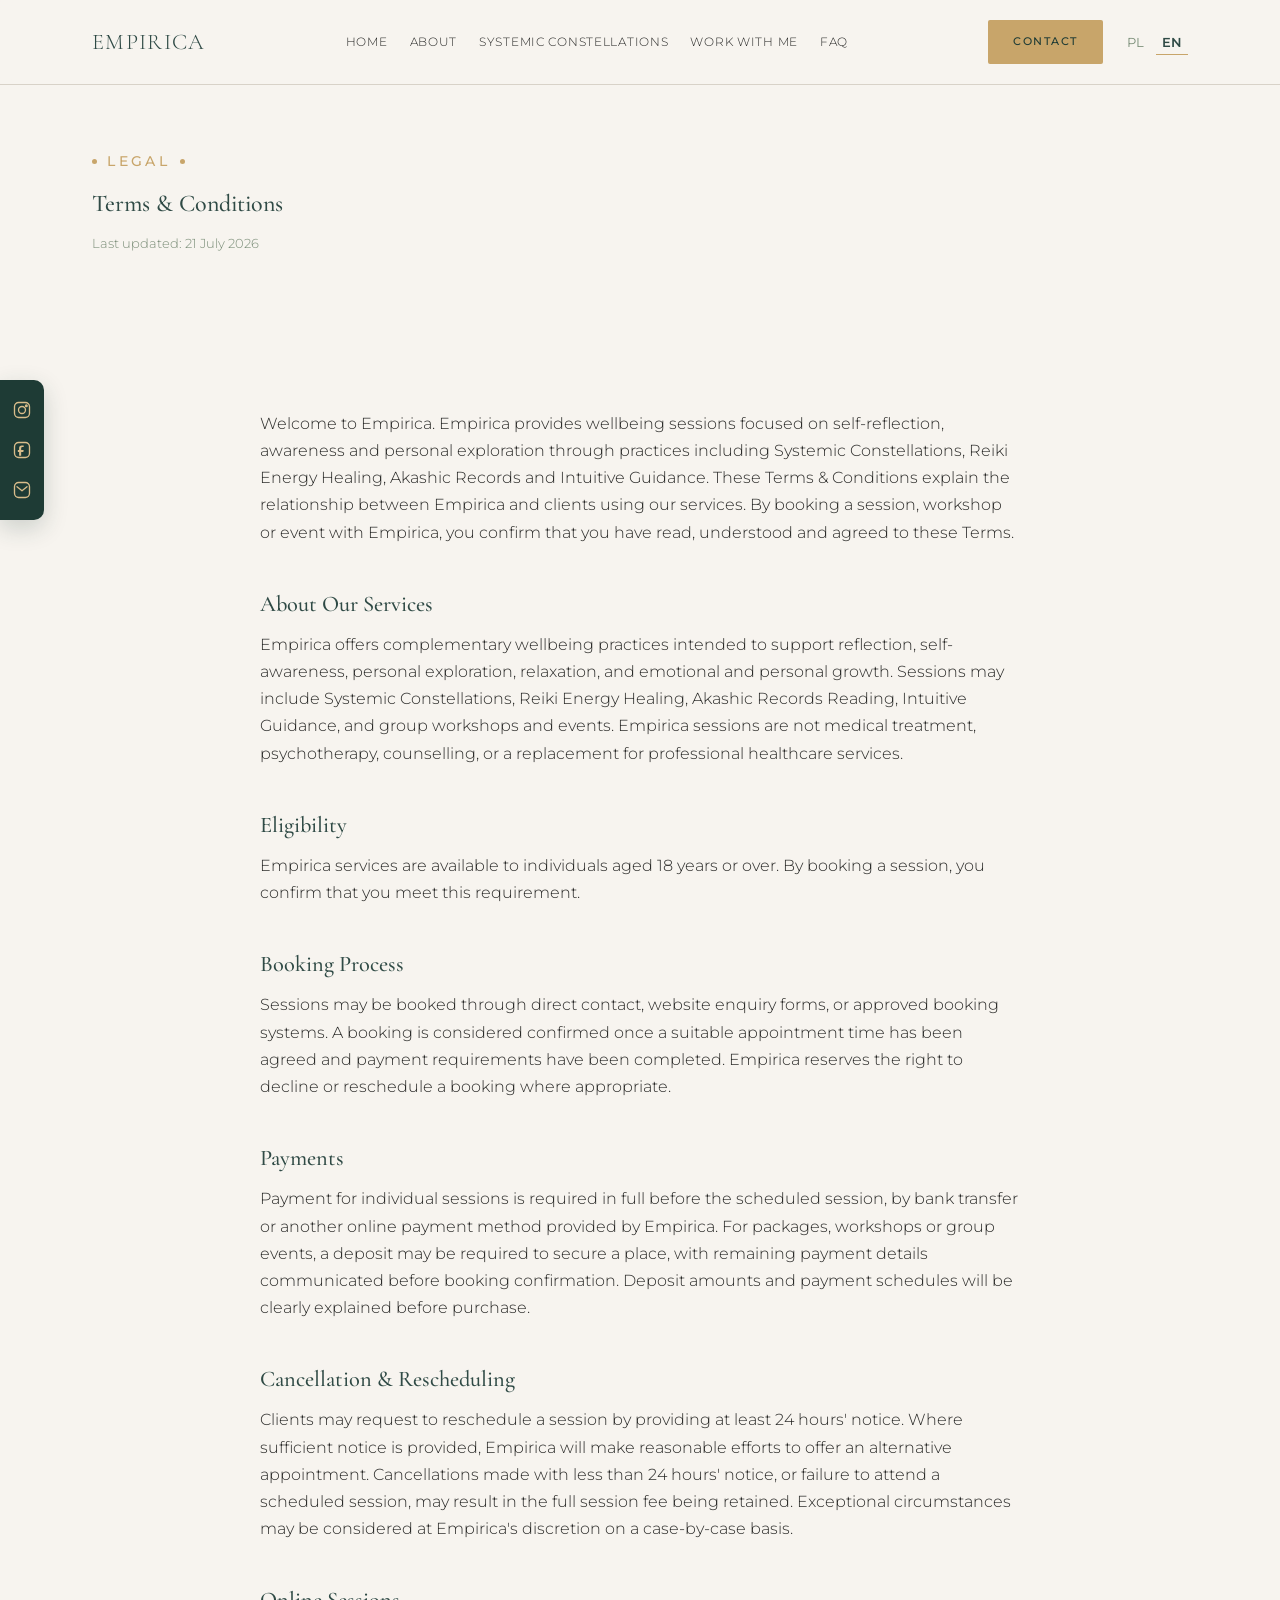
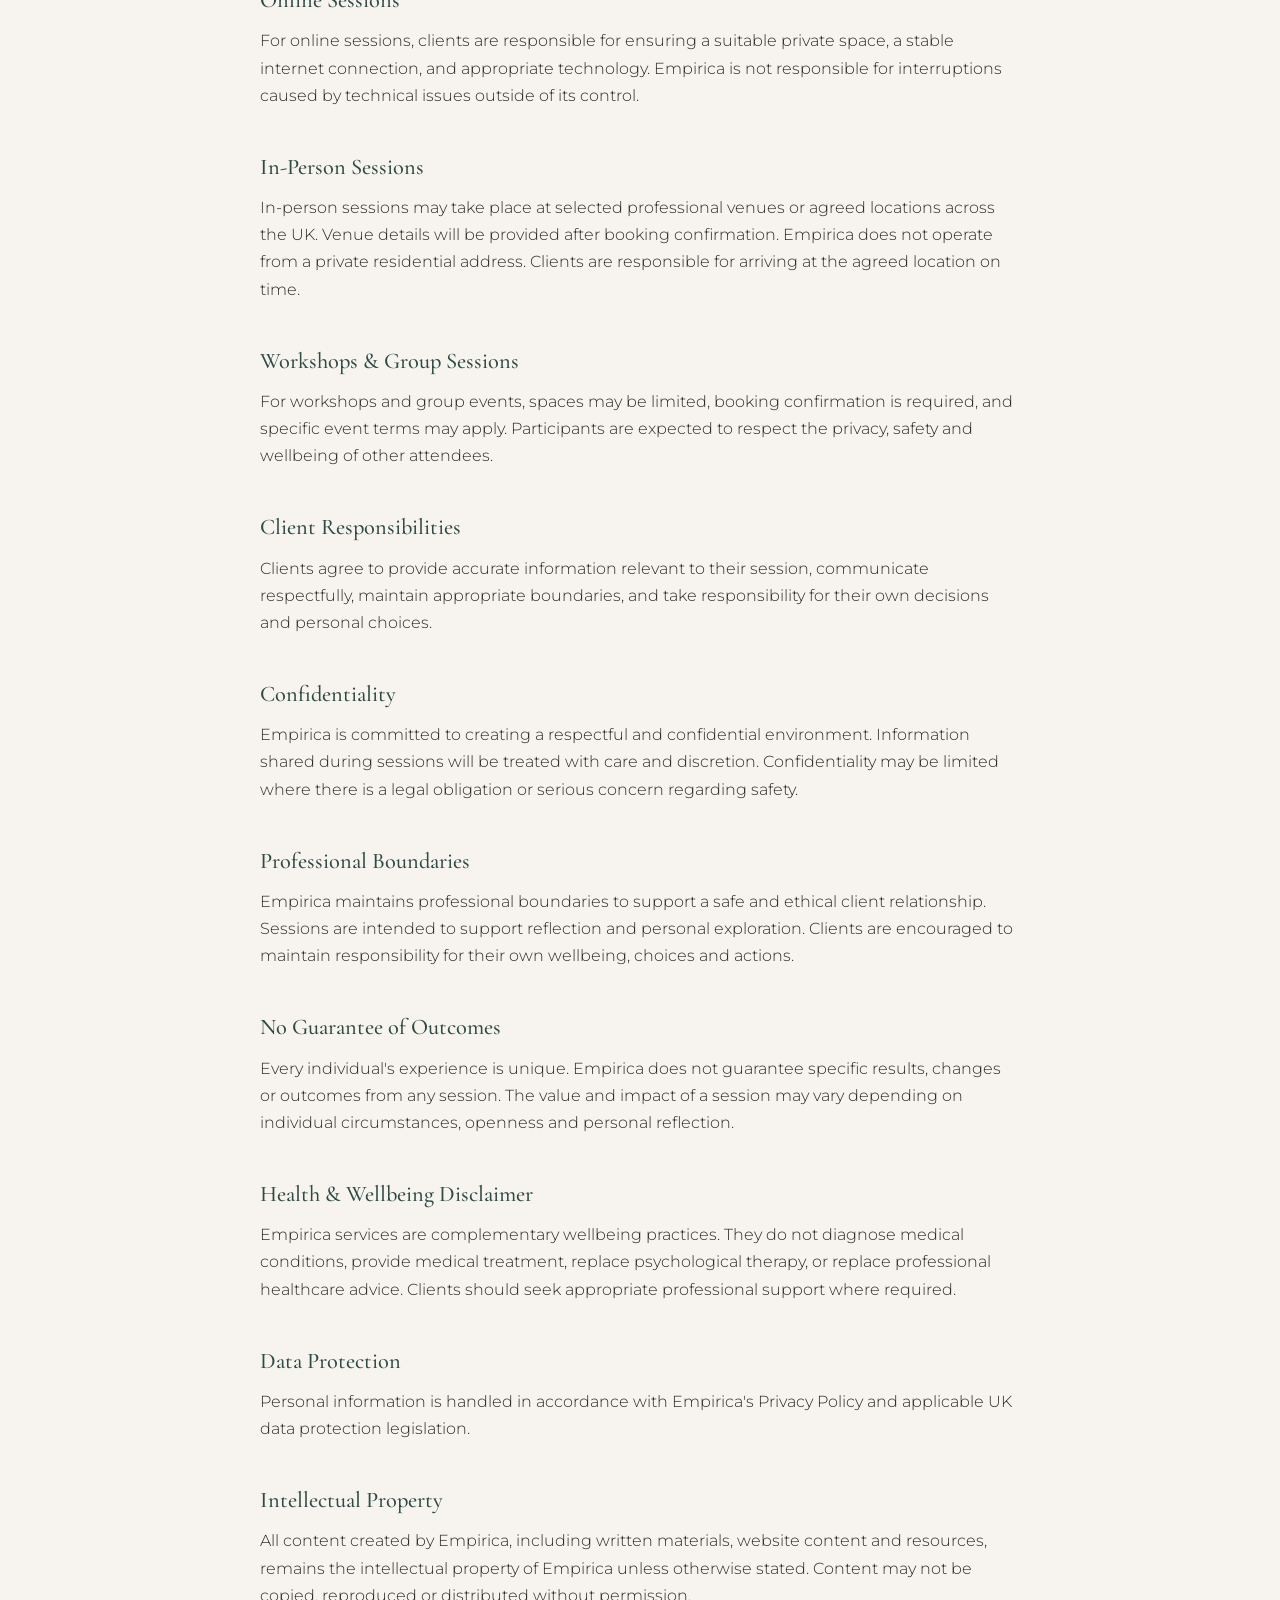
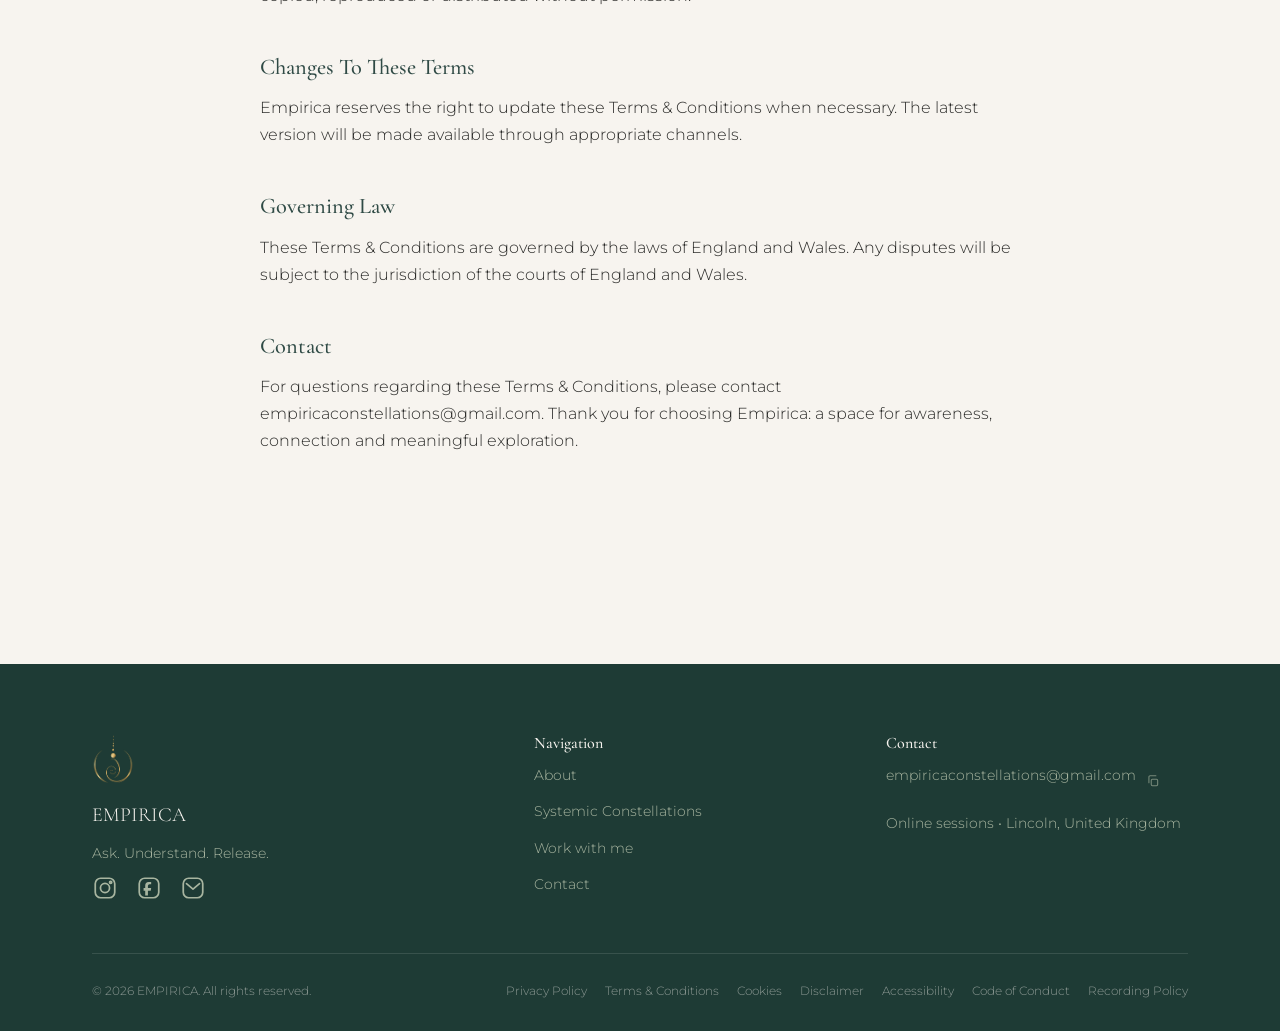
<file: regulamin.html>
<!DOCTYPE html>
<html lang="pl">
<head>
<meta charset="UTF-8">
<meta name="viewport" content="width=device-width, initial-scale=1.0">
<title>Regulamin | Empirica</title>
<meta name="description" content="Regulamin świadczenia usług Empirica.">
<link rel="icon" type="image/svg+xml" href="assets/favicon.svg">
<link rel="preconnect" href="https://fonts.googleapis.com">
<link rel="preconnect" href="https://fonts.gstatic.com" crossorigin>
<link href="https://fonts.googleapis.com/css2?family=Cormorant+Garamond:ital,wght@0,400;0,500;0,600;1,400&family=Montserrat:wght@300;400;500;600&display=swap" rel="stylesheet">
<link rel="stylesheet" href="css/style.css">
</head>
<body data-i18n-title="meta.terms">

<header class="site-header">
  <div class="container nav">
    <a href="index.html" class="brand" aria-label="Empirica, strona główna">
      <span class="brand-word">EMPIRICA</span>
    </a>
    <nav class="nav-links" id="navLinks">
      <a href="index.html" data-i18n="nav.home">Strona główna</a>
      <a href="o-mnie.html" data-i18n="nav.about">O mnie</a>
      <a href="ustawienia-systemowe.html" data-i18n="nav.constellations">Ustawienia systemowe</a>
      <a href="oferta.html" data-i18n="nav.offer">Pracuj ze mną</a>
      <a href="faq.html" data-i18n="nav.faq">FAQ</a>
      <a href="kontakt.html" class="btn btn-gold nav-links-cta" data-i18n="nav.contactCta">Kontakt</a>
    </nav>
    <div class="nav-right">
      <a href="kontakt.html" class="btn btn-gold" data-i18n="nav.contactCta">Kontakt</a>
      <div class="lang-switch" role="group" aria-label="Język / Language">
        <button type="button" data-lang="pl">PL</button>
        <button type="button" data-lang="en">EN</button>
      </div>
      <select class="lang-select" aria-label="Język / Language">
        <option value="pl">PL</option>
        <option value="en">EN</option>
      </select>
      <button class="nav-toggle" aria-label="Menu" aria-expanded="false">
        <span></span><span></span><span></span>
      </button>
    </div>
  </div>
</header>

<div class="side-social" aria-label="Social media">
  <a href="https://instagram.com/EmpiricaConstellations" target="_blank" rel="noopener" aria-label="Instagram"><svg viewBox="0 0 24 24" fill="none" stroke="currentColor" stroke-width="1.6"><rect x="3" y="3" width="18" height="18" rx="5"/><circle cx="12" cy="12" r="4.2"/><circle cx="17.2" cy="6.8" r="1"/></svg></a>
  <a href="https://facebook.com/EmpiricaConstellations" target="_blank" rel="noopener" aria-label="Facebook"><svg viewBox="0 0 24 24" fill="none" stroke="currentColor" stroke-width="1.6"><rect x="3" y="3" width="18" height="18" rx="5"/><path d="M14 8.5h-1.5a1.5 1.5 0 0 0-1.5 1.5v2h3l-.4 2.5H11V19h-2.5v-4.5H7v-2.5h1.5V9.8A3.3 3.3 0 0 1 11.9 6.5H14z" fill="currentColor" stroke="none"/></svg></a>
  <a href="kontakt.html" aria-label="Email"><svg viewBox="0 0 24 24" fill="none" stroke="currentColor" stroke-width="1.6"><rect x="3" y="3" width="18" height="18" rx="5"/><path d="M6 8l6 5 6-5" stroke-linecap="round" stroke-linejoin="round"/></svg></a>
</div>

<main>

  <section class="legal-page-header">
    <div class="container">
      <span class="eyebrow" data-i18n="legal.eyebrow">Prawne</span>
      <h1 data-i18n="legal.terms.title">Regulamin</h1>
      <p class="form-note" data-i18n="legal.updated">Ostatnia aktualizacja: 21 lipca 2026</p>
    </div>
  </section>

  <section>
    <div class="container legal-content">
      <p data-i18n="legal.terms.intro">Witamy w Empirica. Empirica oferuje sesje wspierające dobrostan, skoncentrowane na autorefleksji, świadomości i osobistej eksploracji, poprzez praktyki obejmujące ustawienia systemowe, uzdrawianie energią Reiki, Kroniki Akaszy i przewodnictwo intuicyjne. Niniejszy Regulamin wyjaśnia relację między Empirica a klientami korzystającymi z naszych usług. Rezerwując sesję, warsztat lub wydarzenie w Empirica, potwierdzasz, że zapoznałeś/aś się z niniejszym Regulaminem, zrozumiałeś/aś go i zgadzasz się na jego treść.</p>

      <h2 data-i18n="legal.terms.s1title">O naszych usługach</h2>
      <p data-i18n="legal.terms.s1body">Empirica oferuje komplementarne praktyki wspierające dobrostan, mające na celu wspieranie refleksji, samoświadomości, osobistej eksploracji, relaksu oraz rozwoju emocjonalnego i osobistego. Sesje mogą obejmować ustawienia systemowe, uzdrawianie energią Reiki, odczyty Kronik Akaszy, przewodnictwo intuicyjne oraz warsztaty i wydarzenia grupowe. Sesje Empirica nie są leczeniem medycznym, psychoterapią, poradnictwem ani zastępstwem profesjonalnych usług zdrowotnych.</p>

      <h2 data-i18n="legal.terms.s2title">Uprawnienie do korzystania z usług</h2>
      <p data-i18n="legal.terms.s2body">Usługi Empirica są dostępne dla osób w wieku 18 lat i więcej. Rezerwując sesję, potwierdzasz spełnienie tego wymogu.</p>

      <h2 data-i18n="legal.terms.s3title">Proces rezerwacji</h2>
      <p data-i18n="legal.terms.s3body">Sesje można rezerwować poprzez bezpośredni kontakt, formularze zgłoszeniowe na stronie internetowej lub zatwierdzone systemy rezerwacji. Rezerwację uważa się za potwierdzoną, gdy uzgodniono odpowiedni termin spotkania i spełniono wymogi płatności. Empirica zastrzega sobie prawo do odmowy lub zmiany terminu rezerwacji, gdy jest to zasadne.</p>

      <h2 data-i18n="legal.terms.s4title">Płatności</h2>
      <p data-i18n="legal.terms.s4body">Płatność za sesje indywidualne jest wymagana w pełnej wysokości przed zaplanowaną sesją, przelewem bankowym lub inną metodą płatności online udostępnioną przez Empirica. W przypadku pakietów, warsztatów lub wydarzeń grupowych może być wymagany zadatek zabezpieczający miejsce, a pozostałe szczegóły płatności zostaną przekazane przed potwierdzeniem rezerwacji. Wysokość zadatku i harmonogram płatności zostaną jasno wyjaśnione przed zakupem.</p>

      <h2 data-i18n="legal.terms.s5title">Odwołania i zmiana terminu</h2>
      <p data-i18n="legal.terms.s5body">Klienci mogą poprosić o zmianę terminu sesji, informując o tym z co najmniej 24-godzinnym wyprzedzeniem. Przy zachowaniu odpowiedniego wyprzedzenia Empirica dołoży rozsądnych starań, aby zaproponować alternatywny termin. Odwołania zgłoszone z mniejszym niż 24-godzinnym wyprzedzeniem lub nieobecność na zaplanowanej sesji mogą skutkować zatrzymaniem pełnej opłaty za sesję. Wyjątkowe okoliczności mogą być rozpatrywane indywidualnie, według uznania Empirica.</p>

      <h2 data-i18n="legal.terms.s6title">Sesje online</h2>
      <p data-i18n="legal.terms.s6body">W przypadku sesji online klienci są odpowiedzialni za zapewnienie sobie odpowiedniej prywatnej przestrzeni, stabilnego połączenia internetowego oraz właściwej technologii. Empirica nie ponosi odpowiedzialności za zakłócenia spowodowane problemami technicznymi pozostającymi poza jej kontrolą.</p>

      <h2 data-i18n="legal.terms.s7title">Sesje stacjonarne</h2>
      <p data-i18n="legal.terms.s7body">Sesje stacjonarne mogą odbywać się w wybranych profesjonalnych lokalizacjach lub uzgodnionych miejscach na terenie Wielkiej Brytanii. Szczegóły dotyczące miejsca zostaną przekazane po potwierdzeniu rezerwacji. Empirica nie prowadzi działalności z prywatnego adresu zamieszkania. Klienci są odpowiedzialni za punktualne przybycie na uzgodnione miejsce.</p>

      <h2 data-i18n="legal.terms.s8title">Warsztaty i sesje grupowe</h2>
      <p data-i18n="legal.terms.s8body">W przypadku warsztatów i wydarzeń grupowych liczba miejsc może być ograniczona, wymagane jest potwierdzenie rezerwacji, a do konkretnych wydarzeń mogą mieć zastosowanie odrębne warunki. Od uczestników oczekuje się poszanowania prywatności, bezpieczeństwa i dobrostanu pozostałych uczestników.</p>

      <h2 data-i18n="legal.terms.s9title">Obowiązki klienta</h2>
      <p data-i18n="legal.terms.s9body">Klienci zobowiązują się do podawania dokładnych informacji istotnych dla sesji, komunikowania się z szacunkiem, zachowania odpowiednich granic oraz brania odpowiedzialności za własne decyzje i wybory.</p>

      <h2 data-i18n="legal.terms.s10title">Poufność</h2>
      <p data-i18n="legal.terms.s10body">Empirica dba o stworzenie pełnego szacunku i poufnego środowiska. Informacje udostępniane podczas sesji będą traktowane z troską i dyskrecją. Poufność może zostać ograniczona w przypadku obowiązku prawnego lub poważnych obaw dotyczących bezpieczeństwa.</p>

      <h2 data-i18n="legal.terms.s11title">Granice zawodowe</h2>
      <p data-i18n="legal.terms.s11body">Empirica zachowuje granice zawodowe wspierające bezpieczną i etyczną relację z klientem. Sesje mają wspierać refleksję i osobistą eksplorację. Klienci są zachęcani do utrzymania odpowiedzialności za własny dobrostan, wybory i działania.</p>

      <h2 data-i18n="legal.terms.s12title">Brak gwarancji rezultatów</h2>
      <p data-i18n="legal.terms.s12body">Doświadczenie każdej osoby jest wyjątkowe. Empirica nie gwarantuje konkretnych rezultatów, zmian ani efektów żadnej sesji. Wartość i wpływ sesji mogą się różnić w zależności od indywidualnych okoliczności, otwartości i osobistej refleksji.</p>

      <h2 data-i18n="legal.terms.s13title">Zastrzeżenie dotyczące zdrowia i dobrostanu</h2>
      <p data-i18n="legal.terms.s13body">Usługi Empirica są komplementarnymi praktykami wspierającymi dobrostan. Nie diagnozują schorzeń medycznych, nie zapewniają leczenia medycznego, nie zastępują terapii psychologicznej ani profesjonalnej porady zdrowotnej. Klienci powinni szukać odpowiedniego wsparcia specjalistycznego, gdy jest to wymagane.</p>

      <h2 data-i18n="legal.terms.s14title">Ochrona danych</h2>
      <p data-i18n="legal.terms.s14body">Dane osobowe są przetwarzane zgodnie z Polityką Prywatności Empirica oraz obowiązującymi brytyjskimi przepisami o ochronie danych.</p>

      <h2 data-i18n="legal.terms.s15title">Własność intelektualna</h2>
      <p data-i18n="legal.terms.s15body">Wszystkie treści stworzone przez Empirica, w tym materiały pisemne, treści strony internetowej i zasoby, pozostają własnością intelektualną Empirica, chyba że wskazano inaczej. Treści nie mogą być kopiowane, powielane ani rozpowszechniane bez zgody.</p>

      <h2 data-i18n="legal.terms.s16title">Zmiany niniejszego Regulaminu</h2>
      <p data-i18n="legal.terms.s16body">Empirica zastrzega sobie prawo do aktualizacji niniejszego Regulaminu, gdy jest to konieczne. Najnowsza wersja będzie dostępna za pośrednictwem odpowiednich kanałów.</p>

      <h2 data-i18n="legal.terms.s17title">Prawo właściwe</h2>
      <p data-i18n="legal.terms.s17body">Niniejszy Regulamin podlega prawu Anglii i Walii. Wszelkie spory podlegają jurysdykcji sądów Anglii i Walii.</p>

      <h2 data-i18n="legal.terms.s18title">Kontakt</h2>
      <p data-i18n="legal.terms.s18body">W przypadku pytań dotyczących niniejszego Regulaminu prosimy o kontakt pod adresem empiricaconstellations@gmail.com. Dziękujemy za wybranie Empirica: przestrzeni świadomości, połączenia i znaczącej eksploracji.</p>
    </div>
  </section>

</main>

<footer class="site-footer">
  <div class="container">
    <div class="footer-top">
      <div>
        <div class="footer-brand">
          <img src="assets/logo.png" alt="" height="56">
          <span>EMPIRICA</span>
        </div>
        <p class="footer-tag" data-i18n="footer.tagline">Zapytać. Zrozumieć. Uwolnić.</p>
        <div class="social-row" aria-label="Social media">
          <a href="https://instagram.com/EmpiricaConstellations" target="_blank" rel="noopener" aria-label="Instagram"><svg viewBox="0 0 24 24" fill="none" stroke="currentColor" stroke-width="1.6"><rect x="3" y="3" width="18" height="18" rx="5"/><circle cx="12" cy="12" r="4.2"/><circle cx="17.2" cy="6.8" r="1"/></svg></a>
          <a href="https://facebook.com/EmpiricaConstellations" target="_blank" rel="noopener" aria-label="Facebook"><svg viewBox="0 0 24 24" fill="none" stroke="currentColor" stroke-width="1.6"><rect x="3" y="3" width="18" height="18" rx="5"/><path d="M14 8.5h-1.5a1.5 1.5 0 0 0-1.5 1.5v2h3l-.4 2.5H11V19h-2.5v-4.5H7v-2.5h1.5V9.8A3.3 3.3 0 0 1 11.9 6.5H14z" fill="currentColor" stroke="none"/></svg></a>
          <a href="kontakt.html" aria-label="Email"><svg viewBox="0 0 24 24" fill="none" stroke="currentColor" stroke-width="1.6"><rect x="3" y="3" width="18" height="18" rx="5"/><path d="M6 8l6 5 6-5" stroke-linecap="round" stroke-linejoin="round"/></svg></a>
        </div>
      </div>
      <div class="footer-col">
        <h4 data-i18n="footer.navTitle">Nawigacja</h4>
        <a href="o-mnie.html" data-i18n="nav.about">O mnie</a>
        <a href="ustawienia-systemowe.html" data-i18n="nav.constellations">Ustawienia systemowe</a>
        <a href="oferta.html" data-i18n="nav.offer">Pracuj ze mną</a>
        <a href="kontakt.html" data-i18n="nav.contact">Kontakt</a>
      </div>
      <div class="footer-col">
        <h4 data-i18n="footer.contactTitle">Kontakt</h4>
        <span class="email-copy"><span>empiricaconstellations@gmail.com</span><button type="button" class="copy-btn" data-copy="empiricaconstellations@gmail.com" aria-label="Kopiuj adres e-mail / Copy email address"><svg viewBox="0 0 24 24" fill="none" stroke="currentColor" stroke-width="1.8" stroke-linecap="round" stroke-linejoin="round"><rect x="9" y="9" width="11" height="11" rx="2"/><path d="M5 15V5a2 2 0 0 1 2-2h10"/></svg></button></span>
        <span data-i18n="footer.location">Sesje online • Lincoln, Wielka Brytania</span>
      </div>
    </div>
    <div class="footer-bottom">
      <span>© 2026 EMPIRICA. <span data-i18n="footer.rights">Wszelkie prawa zastrzeżone.</span></span>
      <div class="footer-legal">
        <a href="polityka-prywatnosci.html" data-i18n="footer.privacyLink">Polityka prywatności</a>
        <a href="regulamin.html" data-i18n="footer.termsLink">Regulamin</a>
        <a href="polityka-cookies.html" data-i18n="footer.cookiesLink">Cookies</a>
        <a href="zastrzezenie.html" data-i18n="footer.disclaimerLink">Zastrzeżenia prawne</a>
        <a href="dostepnosc.html" data-i18n="footer.accessibilityLink">Dostępność</a>
        <a href="zasady-postepowania.html" data-i18n="footer.conductLink">Zasady postępowania</a>
        <a href="polityka-nagrywania.html" data-i18n="footer.recordingLink">Polityka nagrywania</a>
      </div>
    </div>
  </div>
</footer>

<button id="backToTop" class="back-to-top" aria-label="Powrót do góry / Back to top">
  <svg viewBox="0 0 24 24" fill="none" stroke="currentColor" stroke-width="2" stroke-linecap="round" stroke-linejoin="round"><path d="M12 19V5M5 12l7-7 7 7"/></svg>
</button>

<script src="js/i18n.js"></script>
<script src="js/main.js"></script>
</body>
</html>
</file>
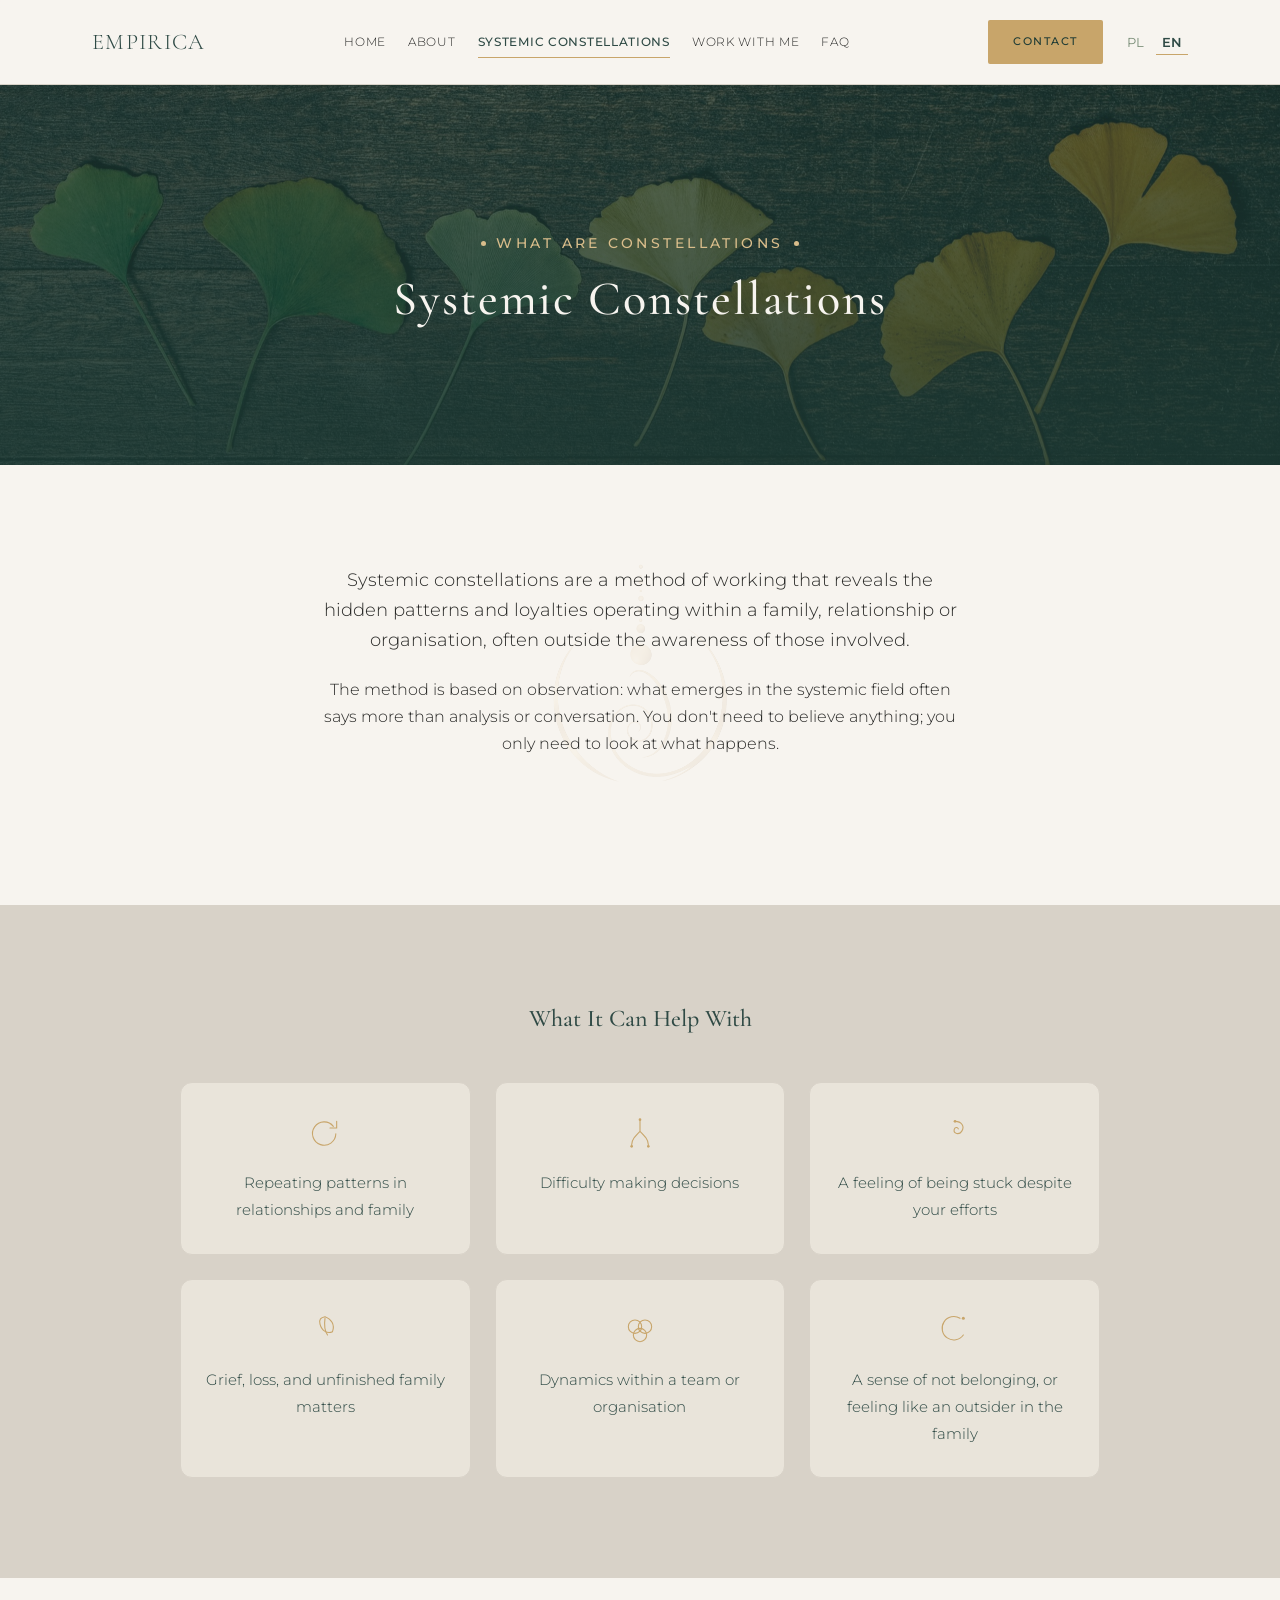
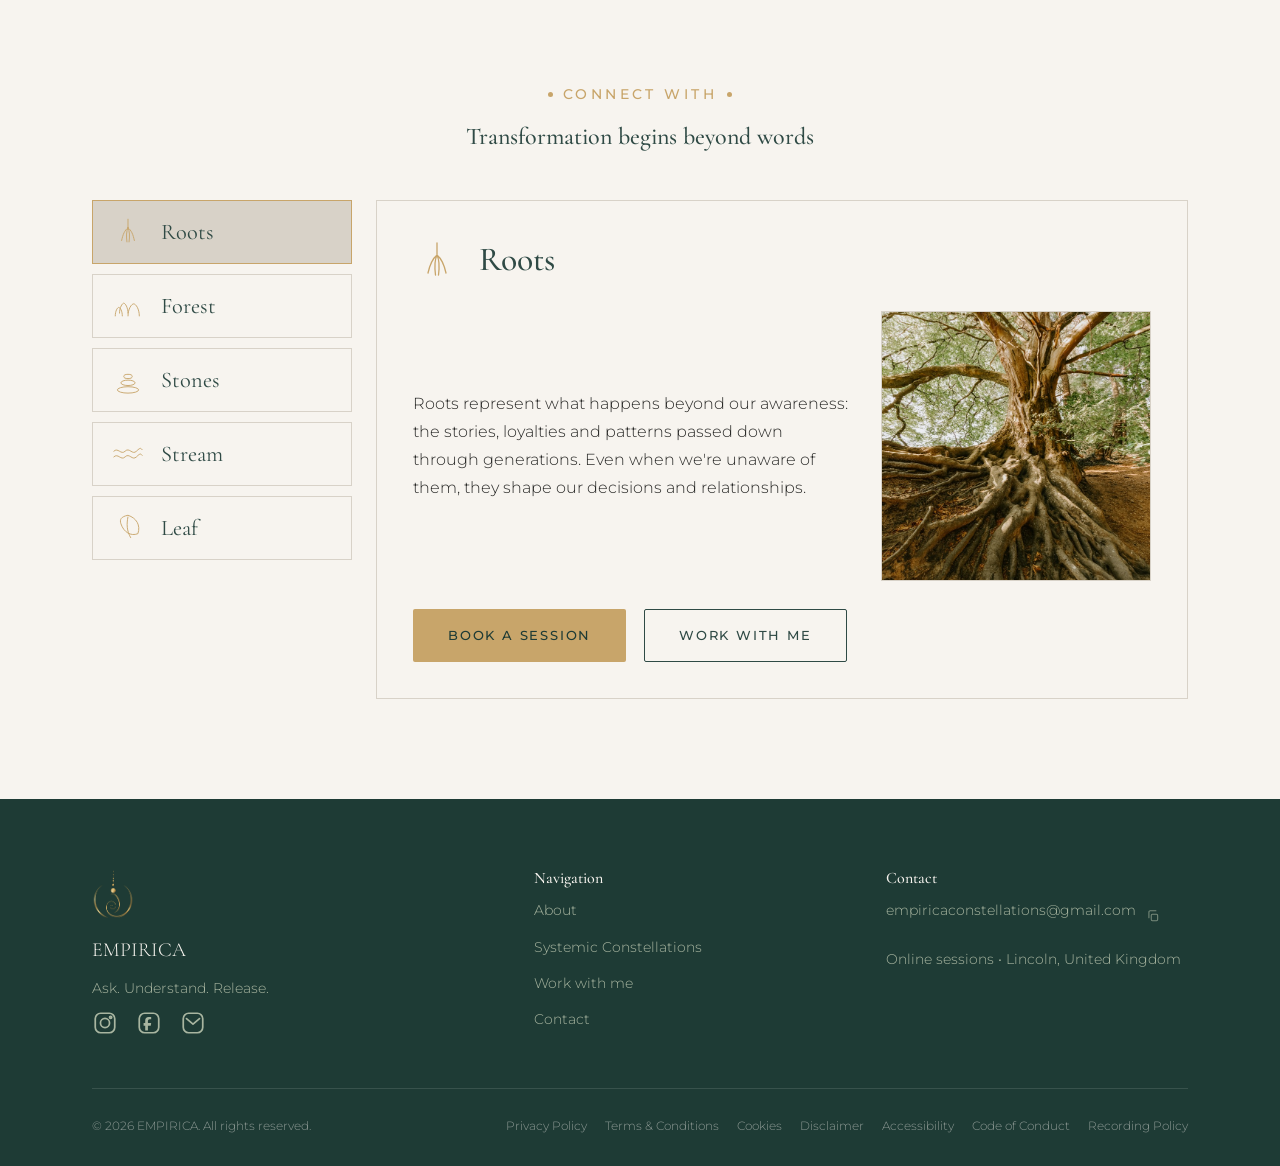
<file: ustawienia-systemowe.html>
<!DOCTYPE html>
<html lang="pl">
<head>
<meta charset="UTF-8">
<meta name="viewport" content="width=device-width, initial-scale=1.0">
<title>Ustawienia Systemowe | Empirica</title>
<meta name="description" content="Czym są ustawienia systemowe, w czym mogą pomóc i jaka symbolika im towarzyszy.">
<link rel="icon" type="image/svg+xml" href="assets/favicon.svg">
<link rel="preconnect" href="https://fonts.googleapis.com">
<link rel="preconnect" href="https://fonts.gstatic.com" crossorigin>
<link href="https://fonts.googleapis.com/css2?family=Cormorant+Garamond:ital,wght@0,400;0,500;0,600;1,400&family=Montserrat:wght@300;400;500;600&display=swap" rel="stylesheet">
<link rel="stylesheet" href="css/style.css">
</head>
<body data-i18n-title="meta.constellations">

<header class="site-header">
  <div class="container nav">
    <a href="index.html" class="brand" aria-label="Empirica, strona główna">
      <span class="brand-word">EMPIRICA</span>
    </a>
    <nav class="nav-links" id="navLinks">
      <a href="index.html" data-i18n="nav.home">Strona główna</a>
      <a href="o-mnie.html" data-i18n="nav.about">O mnie</a>
      <a href="ustawienia-systemowe.html" data-i18n="nav.constellations" aria-current="page">Ustawienia systemowe</a>
      <a href="oferta.html" data-i18n="nav.offer">Pracuj ze mną</a>
      <a href="faq.html" data-i18n="nav.faq">FAQ</a>
      <a href="kontakt.html" class="btn btn-gold nav-links-cta" data-i18n="nav.contactCta">Kontakt</a>
    </nav>
    <div class="nav-right">
      <a href="kontakt.html" class="btn btn-gold" data-i18n="nav.contactCta">Kontakt</a>
      <div class="lang-switch" role="group" aria-label="Język / Language">
        <button type="button" data-lang="pl">PL</button>
        <button type="button" data-lang="en">EN</button>
      </div>
      <select class="lang-select" aria-label="Język / Language">
        <option value="pl">PL</option>
        <option value="en">EN</option>
      </select>
      <button class="nav-toggle" aria-label="Menu" aria-expanded="false">
        <span></span><span></span><span></span>
      </button>
    </div>
  </div>
</header>

<div class="side-social" aria-label="Social media">
  <a href="https://instagram.com/EmpiricaConstellations" target="_blank" rel="noopener" aria-label="Instagram"><svg viewBox="0 0 24 24" fill="none" stroke="currentColor" stroke-width="1.6"><rect x="3" y="3" width="18" height="18" rx="5"/><circle cx="12" cy="12" r="4.2"/><circle cx="17.2" cy="6.8" r="1"/></svg></a>
  <a href="https://facebook.com/EmpiricaConstellations" target="_blank" rel="noopener" aria-label="Facebook"><svg viewBox="0 0 24 24" fill="none" stroke="currentColor" stroke-width="1.6"><rect x="3" y="3" width="18" height="18" rx="5"/><path d="M14 8.5h-1.5a1.5 1.5 0 0 0-1.5 1.5v2h3l-.4 2.5H11V19h-2.5v-4.5H7v-2.5h1.5V9.8A3.3 3.3 0 0 1 11.9 6.5H14z" fill="currentColor" stroke="none"/></svg></a>
          <a href="kontakt.html" aria-label="Email"><svg viewBox="0 0 24 24" fill="none" stroke="currentColor" stroke-width="1.6"><rect x="3" y="3" width="18" height="18" rx="5"/><path d="M6 8l6 5 6-5" stroke-linecap="round" stroke-linejoin="round"/></svg></a>
</div>

<main>

  <section class="hero hero-page hero-photo hero-photo-centered on-dark" style="--hero-photo: url('../assets/hero-constellations.jpg');">
    <div class="container hero-inner">
      <span class="eyebrow" data-i18n="constellations.eyebrow">Czym są ustawienia</span>
      <h1 data-i18n="constellations.title">Ustawienia systemowe</h1>
    </div>
  </section>

  <section class="section-watermark">
    <img src="assets/logo.png" alt="" class="watermark-logo">
    <div class="container">
      <div class="lede-block">
        <p data-i18n="constellations.p1" style="font-size:1.1rem;">Ustawienia systemowe to metoda pracy, która pozwala zobaczyć ukryte wzorce i lojalności działające w rodzinie, relacji lub organizacji, często poza świadomością osób, których dotyczą.</p>
        <p data-i18n="constellations.p2">Metoda opiera się na obserwacji: to, co pojawia się w polu systemowym, mówi więcej niż analiza czy rozmowa. Nie musisz w nic wierzyć; wystarczy przyjrzeć się temu, co się wydarza.</p>
      </div>
    </div>
  </section>

  <section class="section-stone">
    <div class="container">
      <div class="lede-block">
        <h2 data-i18n="constellations.helpTitle">W czym mogą pomóc</h2>
      </div>
      <div class="tile-grid" style="max-width:920px;margin:0 auto;">
        <div class="tile">
          <svg class="icon" viewBox="0 0 48 48" fill="none" stroke="currentColor" stroke-width="1.3" stroke-linecap="round"><path d="M34 16a14 14 0 1 0 3 9"/><path d="M38 10v8h-8"/></svg>
          <span data-i18n="constellations.help1">Powtarzające się wzorce w relacjach i rodzinie</span>
        </div>
        <div class="tile">
          <svg class="icon" viewBox="0 0 48 48" fill="none" stroke="currentColor" stroke-width="1.3" stroke-linecap="round"><path d="M24 8v14M24 22c-6 6-10 10-10 16M24 22c6 6 10 10 10 16"/><circle cx="24" cy="8" r="1.6" fill="currentColor" stroke="none"/><circle cx="14" cy="40" r="1.6" fill="currentColor" stroke="none"/><circle cx="34" cy="40" r="1.6" fill="currentColor" stroke="none"/></svg>
          <span data-i18n="constellations.help2">Trudności w podejmowaniu decyzji</span>
        </div>
        <div class="tile">
          <svg class="icon" viewBox="0 0 48 48" fill="none" stroke="currentColor" stroke-width="1.3" stroke-linecap="round"><path d="M24 10c8 0 12 6 8 12-3 4.5-10 3-9-2 .6-3 4-3.5 5-1"/><circle cx="24" cy="10" r="1.6" fill="currentColor" stroke="none"/></svg>
          <span data-i18n="constellations.help3">Poczucie utknięcia w miejscu, mimo starań</span>
        </div>
        <div class="tile">
          <svg class="icon" viewBox="0 0 48 48" fill="none" stroke="currentColor" stroke-width="1.3" stroke-linecap="round"><path d="M24 8c8 3 12 10 9 18-6 3-13-1-15-9-1.5-6 1-8 6-9z"/><path d="M24 10c-1 7-1 14 3 20"/></svg>
          <span data-i18n="constellations.help4">Żałoba, strata i niedokończone sprawy rodzinne</span>
        </div>
        <div class="tile">
          <svg class="icon" viewBox="0 0 48 48" fill="none" stroke="currentColor" stroke-width="1.3"><circle cx="18" cy="20" r="8"/><circle cx="30" cy="20" r="8"/><circle cx="24" cy="30" r="8"/></svg>
          <span data-i18n="constellations.help5">Dynamiki w zespole lub organizacji</span>
        </div>
        <div class="tile">
          <svg class="icon" viewBox="0 0 48 48" fill="none" stroke="currentColor" stroke-width="1.3" stroke-linecap="round"><path d="M34 30A14 14 0 1 1 30 10"/><circle cx="34" cy="10" r="1.8" fill="currentColor" stroke="none"/></svg>
          <span data-i18n="constellations.help6">Poczucie braku przynależności lub bycia outsiderem w rodzinie</span>
        </div>
      </div>
    </div>
  </section>

  <section>
    <div class="container">
      <div class="lede-block">
        <span class="eyebrow" data-i18n="constellations.metaphorsEyebrow">Połącz się z</span>
        <h2 data-i18n="constellations.metaphorsTitle">Przemiana zaczyna się poza słowami</h2>
      </div>
      <div class="symbolism" data-symbolism>
        <div class="symbolism-nav">
          <button type="button" class="symbolism-item is-active" data-target="0">
            <span class="symbolism-icon"><svg viewBox="0 0 48 48" fill="none" stroke="currentColor" stroke-width="1.3" stroke-linecap="round"><path d="M24 6v12M24 18c-5 4-7 9-9 18M24 18c5 4 7 9 9 18M24 18c-2.5 5-2.5 12-1.5 20M24 18c2.5 5 2.5 12 1.5 20"/></svg></span>
            <span class="symbolism-label" data-i18n="constellations.m1.title">Korzenie</span>
          </button>
          <button type="button" class="symbolism-item" data-target="1">
            <span class="symbolism-icon"><svg viewBox="0 0 48 48" fill="none" stroke="currentColor" stroke-width="1.3" stroke-linecap="round"><path d="M12 34c0-8 4-14 6-14s6 6 6 14"/><path d="M24 38c0-10 5-17 8-17s8 7 8 17"/><path d="M6 38c0-7 3-12 5-12s5 5 5 12"/></svg></span>
            <span class="symbolism-label" data-i18n="constellations.m2.title">Las</span>
          </button>
          <button type="button" class="symbolism-item" data-target="2">
            <span class="symbolism-icon"><svg viewBox="0 0 48 48" fill="none" stroke="currentColor" stroke-width="1.3"><ellipse cx="24" cy="38" rx="15" ry="4.5"/><ellipse cx="24" cy="28" rx="10" ry="3.8"/><ellipse cx="24" cy="19" rx="6" ry="3"/></svg></span>
            <span class="symbolism-label" data-i18n="constellations.m3.title">Kamienie</span>
          </button>
          <button type="button" class="symbolism-item" data-target="3">
            <span class="symbolism-icon"><svg viewBox="0 0 48 48" fill="none" stroke="currentColor" stroke-width="1.3" stroke-linecap="round"><path d="M4 20c6-6 10 6 16 0s10 6 16 0s6-4 8-2"/><path d="M4 28c6-6 10 6 16 0s10 6 16 0s6-4 8-2"/></svg></span>
            <span class="symbolism-label" data-i18n="constellations.m4.title">Strumień</span>
          </button>
          <button type="button" class="symbolism-item" data-target="4">
            <span class="symbolism-icon"><svg viewBox="0 0 48 48" fill="none" stroke="currentColor" stroke-width="1.3"><path d="M24 6c12 4 18 14 14 26-10 4-20-2-24-14-2-6 0-10 10-12z"/><path d="M24 8c-2 10-2 20 4 30"/></svg></span>
            <span class="symbolism-label" data-i18n="constellations.m5.title">Liść</span>
          </button>
        </div>
        <div class="symbolism-panel">
          <div class="symbolism-panels">
            <div class="symbolism-panel-item is-active" data-panel="0">
              <div class="symbolism-panel-header">
                <span class="symbolism-icon"><svg viewBox="0 0 48 48" fill="none" stroke="currentColor" stroke-width="1.3" stroke-linecap="round"><path d="M24 6v12M24 18c-5 4-7 9-9 18M24 18c5 4 7 9 9 18M24 18c-2.5 5-2.5 12-1.5 20M24 18c2.5 5 2.5 12 1.5 20"/></svg></span>
                <h3 data-i18n="constellations.m1.title">Korzenie</h3>
              </div>
              <div class="symbolism-panel-body">
                <div class="symbolism-panel-photo"><img src="assets/symbol-roots.jpg" alt=""></div>
                <div class="symbolism-panel-text"><p data-i18n="constellations.m1.long">Korzenie reprezentują to, co dzieje się poza naszą świadomością: historie, lojalności i wzorce przekazywane z pokolenia na pokolenie. Nawet gdy o nich nie wiemy, kształtują nasze decyzje i relacje.</p></div>
              </div>
            </div>
            <div class="symbolism-panel-item" data-panel="1">
              <div class="symbolism-panel-header">
                <span class="symbolism-icon"><svg viewBox="0 0 48 48" fill="none" stroke="currentColor" stroke-width="1.3" stroke-linecap="round"><path d="M12 34c0-8 4-14 6-14s6 6 6 14"/><path d="M24 38c0-10 5-17 8-17s8 7 8 17"/><path d="M6 38c0-7 3-12 5-12s5 5 5 12"/></svg></span>
                <h3 data-i18n="constellations.m2.title">Las</h3>
              </div>
              <div class="symbolism-panel-body">
                <div class="symbolism-panel-photo"><img src="assets/symbol-forest.jpg" alt=""></div>
                <div class="symbolism-panel-text"><p data-i18n="constellations.m2.long">Las pokazuje, że każdy element ma swoje miejsce i przestrzeń do wzrostu. Kiedy znajdujemy właściwe miejsce w swoim systemie, napięcie ustępuje miejsca spokojowi.</p></div>
              </div>
            </div>
            <div class="symbolism-panel-item" data-panel="2">
              <div class="symbolism-panel-header">
                <span class="symbolism-icon"><svg viewBox="0 0 48 48" fill="none" stroke="currentColor" stroke-width="1.3"><ellipse cx="24" cy="38" rx="15" ry="4.5"/><ellipse cx="24" cy="28" rx="10" ry="3.8"/><ellipse cx="24" cy="19" rx="6" ry="3"/></svg></span>
                <h3 data-i18n="constellations.m3.title">Kamienie</h3>
              </div>
              <div class="symbolism-panel-body">
                <div class="symbolism-panel-photo"><img src="assets/symbol-stones.jpg" alt=""></div>
                <div class="symbolism-panel-text"><p data-i18n="constellations.m3.long">Kamienie ułożone w naturalny sposób symbolizują porządek: nie sztywne zasady, lecz układ, w którym każda rzecz jest tam, gdzie powinna być. Porządek w systemie przynosi ulgę.</p></div>
              </div>
            </div>
            <div class="symbolism-panel-item" data-panel="3">
              <div class="symbolism-panel-header">
                <span class="symbolism-icon"><svg viewBox="0 0 48 48" fill="none" stroke="currentColor" stroke-width="1.3" stroke-linecap="round"><path d="M4 20c6-6 10 6 16 0s10 6 16 0s6-4 8-2"/><path d="M4 28c6-6 10 6 16 0s10 6 16 0s6-4 8-2"/></svg></span>
                <h3 data-i18n="constellations.m4.title">Strumień</h3>
              </div>
              <div class="symbolism-panel-body">
                <div class="symbolism-panel-photo"><img src="assets/symbol-stream.jpg" alt=""></div>
                <div class="symbolism-panel-text"><p data-i18n="constellations.m4.long">Strumień omijający przeszkody pokazuje, jak energia w systemie szuka drogi do przodu. Kiedy pozwalamy jej płynąć, zamiast się jej opierać, zmiana staje się możliwa.</p></div>
              </div>
            </div>
            <div class="symbolism-panel-item" data-panel="4">
              <div class="symbolism-panel-header">
                <span class="symbolism-icon"><svg viewBox="0 0 48 48" fill="none" stroke="currentColor" stroke-width="1.3"><path d="M24 6c12 4 18 14 14 26-10 4-20-2-24-14-2-6 0-10 10-12z"/><path d="M24 8c-2 10-2 20 4 30"/></svg></span>
                <h3 data-i18n="constellations.m5.title">Liść</h3>
              </div>
              <div class="symbolism-panel-body">
                <div class="symbolism-panel-photo"><img src="assets/symbol-leaf.jpg" alt=""></div>
                <div class="symbolism-panel-text"><p data-i18n="constellations.m5.long">Pojedynczy liść unoszący się na wodzie przypomina, że każda historia, nawet ta trudna czy zapomniana, zasługuje na miejsce i uznanie w opowieści rodziny.</p></div>
              </div>
            </div>
          </div>
          <div class="hero-actions" style="margin-top:28px; justify-content:flex-start;">
            <a href="kontakt.html" class="btn btn-gold" data-i18n="constellations.cta">Umów sesję</a>
            <a href="oferta.html" class="btn btn-outline-deep" data-i18n="nav.offer">Pracuj ze mną</a>
          </div>
        </div>
      </div>
    </div>
  </section>

</main>

<footer class="site-footer">
  <div class="container">
    <div class="footer-top">
      <div>
        <div class="footer-brand">
          <img src="assets/logo.png" alt="" height="56">
          <span>EMPIRICA</span>
        </div>
        <p class="footer-tag" data-i18n="footer.tagline">Zapytać. Zrozumieć. Uwolnić.</p>
        <div class="social-row" aria-label="Social media">
          <a href="https://instagram.com/EmpiricaConstellations" target="_blank" rel="noopener" aria-label="Instagram"><svg viewBox="0 0 24 24" fill="none" stroke="currentColor" stroke-width="1.6"><rect x="3" y="3" width="18" height="18" rx="5"/><circle cx="12" cy="12" r="4.2"/><circle cx="17.2" cy="6.8" r="1"/></svg></a>
          <a href="https://facebook.com/EmpiricaConstellations" target="_blank" rel="noopener" aria-label="Facebook"><svg viewBox="0 0 24 24" fill="none" stroke="currentColor" stroke-width="1.6"><rect x="3" y="3" width="18" height="18" rx="5"/><path d="M14 8.5h-1.5a1.5 1.5 0 0 0-1.5 1.5v2h3l-.4 2.5H11V19h-2.5v-4.5H7v-2.5h1.5V9.8A3.3 3.3 0 0 1 11.9 6.5H14z" fill="currentColor" stroke="none"/></svg></a>
          <a href="kontakt.html" aria-label="Email"><svg viewBox="0 0 24 24" fill="none" stroke="currentColor" stroke-width="1.6"><rect x="3" y="3" width="18" height="18" rx="5"/><path d="M6 8l6 5 6-5" stroke-linecap="round" stroke-linejoin="round"/></svg></a>
        </div>
      </div>
      <div class="footer-col">
        <h4 data-i18n="footer.navTitle">Nawigacja</h4>
        <a href="o-mnie.html" data-i18n="nav.about">O mnie</a>
        <a href="ustawienia-systemowe.html" data-i18n="nav.constellations">Ustawienia systemowe</a>
        <a href="oferta.html" data-i18n="nav.offer">Pracuj ze mną</a>
        <a href="kontakt.html" data-i18n="nav.contact">Kontakt</a>
      </div>
      <div class="footer-col">
        <h4 data-i18n="footer.contactTitle">Kontakt</h4>
        <span class="email-copy"><span>empiricaconstellations@gmail.com</span><button type="button" class="copy-btn" data-copy="empiricaconstellations@gmail.com" aria-label="Kopiuj adres e-mail / Copy email address"><svg viewBox="0 0 24 24" fill="none" stroke="currentColor" stroke-width="1.8" stroke-linecap="round" stroke-linejoin="round"><rect x="9" y="9" width="11" height="11" rx="2"/><path d="M5 15V5a2 2 0 0 1 2-2h10"/></svg></button></span>
        <span data-i18n="footer.location">Sesje online • Lincoln, Wielka Brytania</span>
      </div>
    </div>
    <div class="footer-bottom">
      <span>© 2026 EMPIRICA. <span data-i18n="footer.rights">Wszelkie prawa zastrzeżone.</span></span>
      <div class="footer-legal">
        <a href="polityka-prywatnosci.html" data-i18n="footer.privacyLink">Polityka prywatności</a>
        <a href="regulamin.html" data-i18n="footer.termsLink">Regulamin</a>
        <a href="polityka-cookies.html" data-i18n="footer.cookiesLink">Cookies</a>
        <a href="zastrzezenie.html" data-i18n="footer.disclaimerLink">Zastrzeżenia prawne</a>
        <a href="dostepnosc.html" data-i18n="footer.accessibilityLink">Dostępność</a>
        <a href="zasady-postepowania.html" data-i18n="footer.conductLink">Zasady postępowania</a>
        <a href="polityka-nagrywania.html" data-i18n="footer.recordingLink">Polityka nagrywania</a>
      </div>
    </div>
  </div>
</footer>

<button id="backToTop" class="back-to-top" aria-label="Powrót do góry / Back to top">
  <svg viewBox="0 0 24 24" fill="none" stroke="currentColor" stroke-width="2" stroke-linecap="round" stroke-linejoin="round"><path d="M12 19V5M5 12l7-7 7 7"/></svg>
</button>

<script src="js/i18n.js"></script>
<script src="js/main.js"></script>
</body>
</html>
</file>
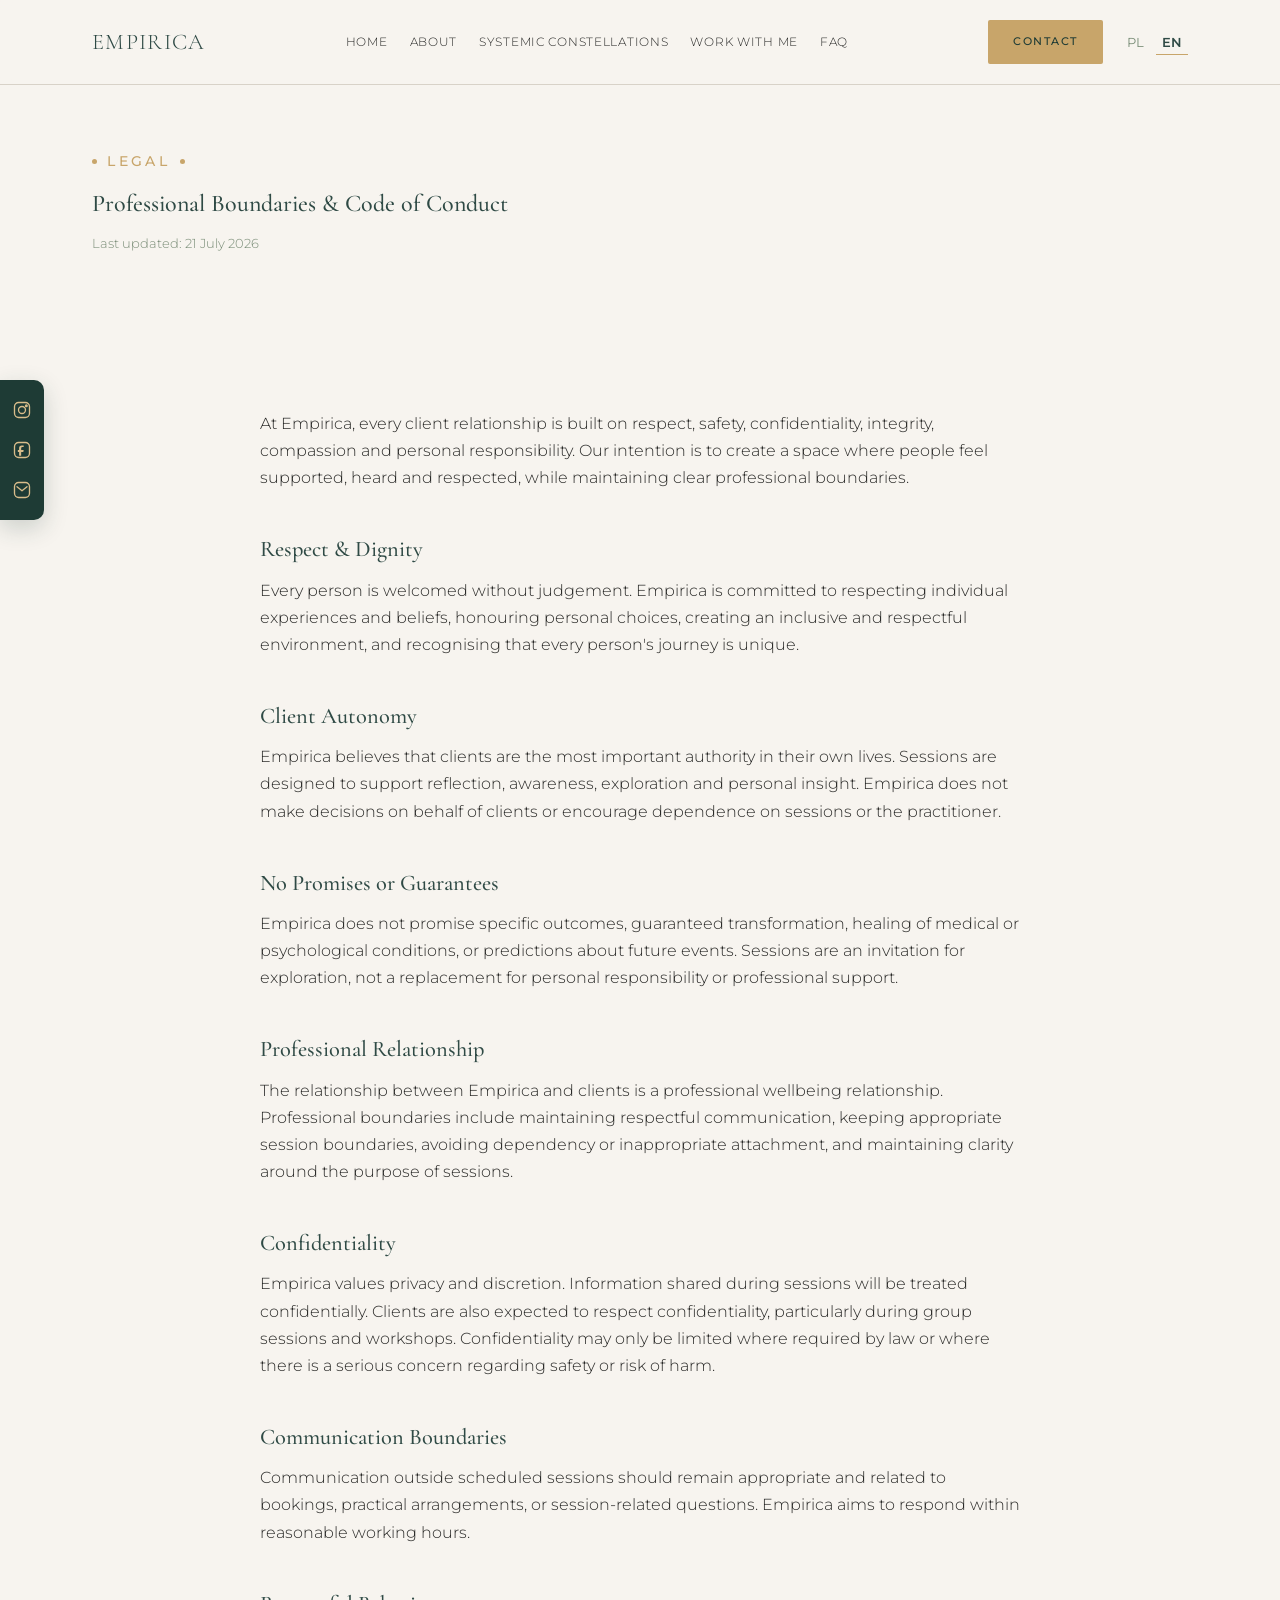
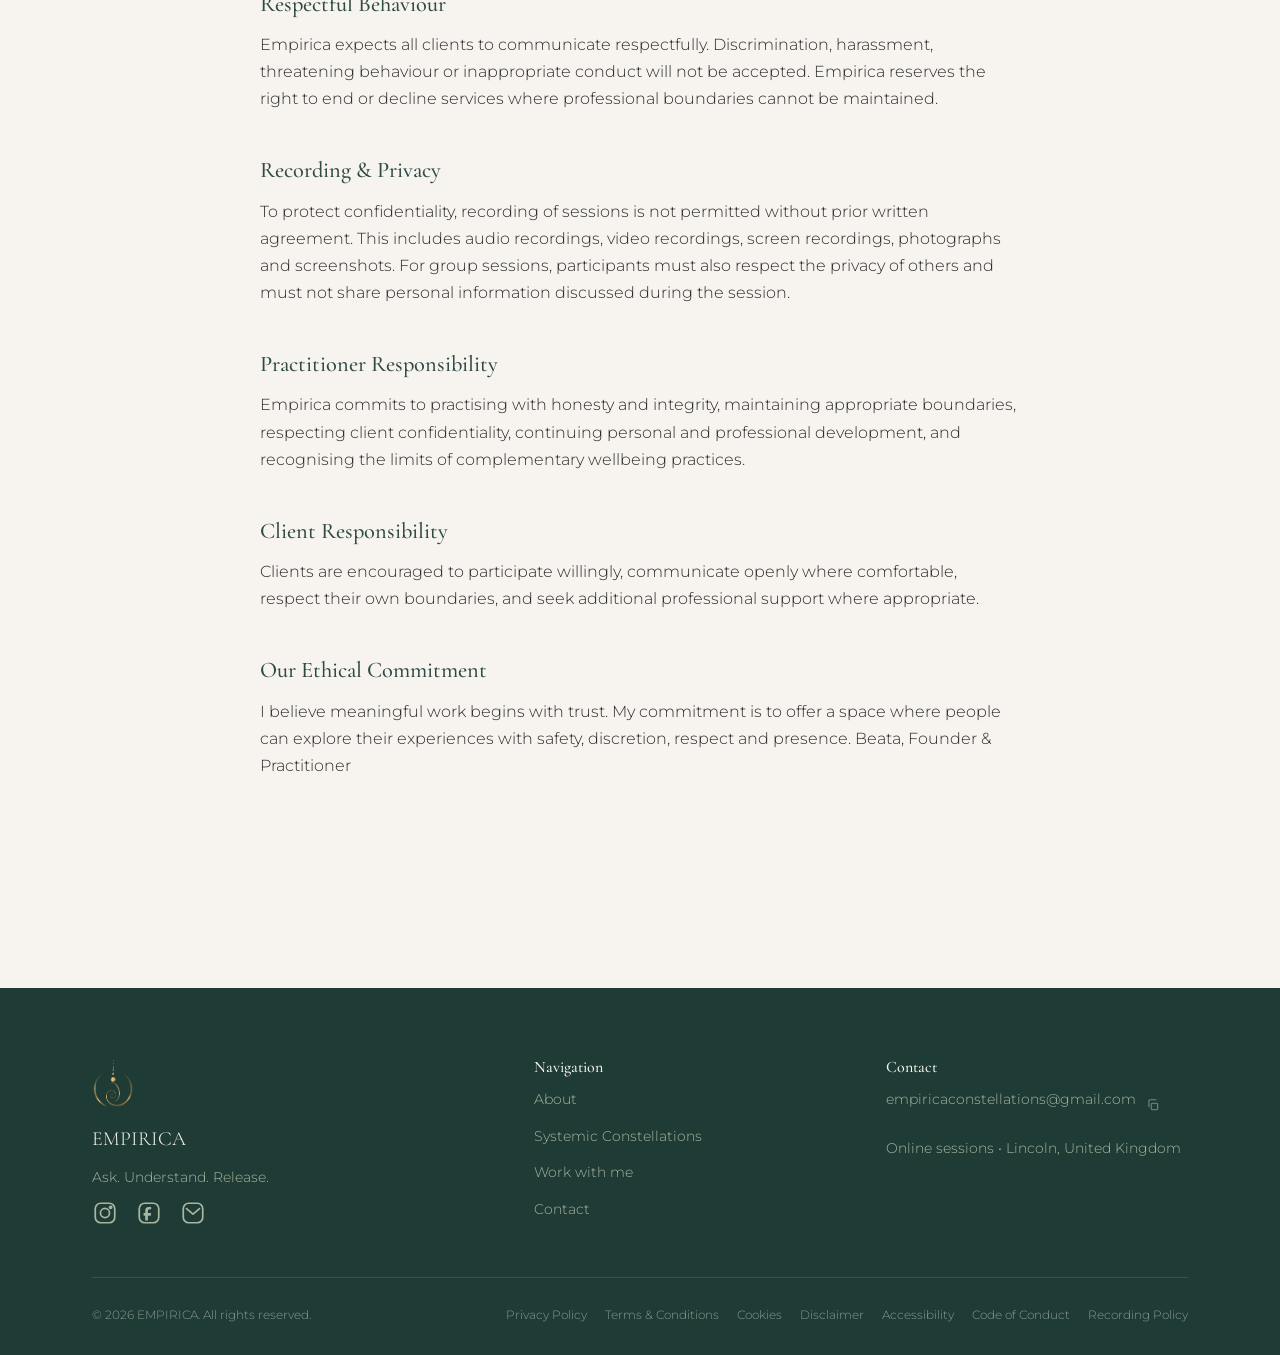
<file: zasady-postepowania.html>
<!DOCTYPE html>
<html lang="pl">
<head>
<meta charset="UTF-8">
<meta name="viewport" content="width=device-width, initial-scale=1.0">
<title>Zasady postępowania | Empirica</title>
<meta name="description" content="Zasady postępowania i granice zawodowe Empirica: szacunek, poufność i odpowiedzialność w relacji z klientem.">
<link rel="icon" type="image/svg+xml" href="assets/favicon.svg">
<link rel="preconnect" href="https://fonts.googleapis.com">
<link rel="preconnect" href="https://fonts.gstatic.com" crossorigin>
<link href="https://fonts.googleapis.com/css2?family=Cormorant+Garamond:ital,wght@0,400;0,500;0,600;1,400&family=Montserrat:wght@300;400;500;600&display=swap" rel="stylesheet">
<link rel="stylesheet" href="css/style.css">
</head>
<body data-i18n-title="meta.conduct">

<header class="site-header">
  <div class="container nav">
    <a href="index.html" class="brand" aria-label="Empirica, strona główna">
      <span class="brand-word">EMPIRICA</span>
    </a>
    <nav class="nav-links" id="navLinks">
      <a href="index.html" data-i18n="nav.home">Strona główna</a>
      <a href="o-mnie.html" data-i18n="nav.about">O mnie</a>
      <a href="ustawienia-systemowe.html" data-i18n="nav.constellations">Ustawienia systemowe</a>
      <a href="oferta.html" data-i18n="nav.offer">Pracuj ze mną</a>
      <a href="faq.html" data-i18n="nav.faq">FAQ</a>
      <a href="kontakt.html" class="btn btn-gold nav-links-cta" data-i18n="nav.contactCta">Kontakt</a>
    </nav>
    <div class="nav-right">
      <a href="kontakt.html" class="btn btn-gold" data-i18n="nav.contactCta">Kontakt</a>
      <div class="lang-switch" role="group" aria-label="Język / Language">
        <button type="button" data-lang="pl">PL</button>
        <button type="button" data-lang="en">EN</button>
      </div>
      <select class="lang-select" aria-label="Język / Language">
        <option value="pl">PL</option>
        <option value="en">EN</option>
      </select>
      <button class="nav-toggle" aria-label="Menu" aria-expanded="false">
        <span></span><span></span><span></span>
      </button>
    </div>
  </div>
</header>

<div class="side-social" aria-label="Social media">
  <a href="https://instagram.com/EmpiricaConstellations" target="_blank" rel="noopener" aria-label="Instagram"><svg viewBox="0 0 24 24" fill="none" stroke="currentColor" stroke-width="1.6"><rect x="3" y="3" width="18" height="18" rx="5"/><circle cx="12" cy="12" r="4.2"/><circle cx="17.2" cy="6.8" r="1"/></svg></a>
  <a href="https://facebook.com/EmpiricaConstellations" target="_blank" rel="noopener" aria-label="Facebook"><svg viewBox="0 0 24 24" fill="none" stroke="currentColor" stroke-width="1.6"><rect x="3" y="3" width="18" height="18" rx="5"/><path d="M14 8.5h-1.5a1.5 1.5 0 0 0-1.5 1.5v2h3l-.4 2.5H11V19h-2.5v-4.5H7v-2.5h1.5V9.8A3.3 3.3 0 0 1 11.9 6.5H14z" fill="currentColor" stroke="none"/></svg></a>
  <a href="kontakt.html" aria-label="Email"><svg viewBox="0 0 24 24" fill="none" stroke="currentColor" stroke-width="1.6"><rect x="3" y="3" width="18" height="18" rx="5"/><path d="M6 8l6 5 6-5" stroke-linecap="round" stroke-linejoin="round"/></svg></a>
</div>

<main>

  <section class="legal-page-header">
    <div class="container">
      <span class="eyebrow" data-i18n="legal.eyebrow">Prawne</span>
      <h1 data-i18n="legal.conduct.title">Zasady postępowania i granice zawodowe</h1>
      <p class="form-note" data-i18n="legal.updated">Ostatnia aktualizacja: 21 lipca 2026</p>
    </div>
  </section>

  <section>
    <div class="container legal-content">
      <p data-i18n="legal.conduct.intro">W Empirica każda relacja z klientem opiera się na szacunku, bezpieczeństwie, poufności, uczciwości, współczuciu i odpowiedzialności osobistej. Naszą intencją jest stworzenie przestrzeni, w której ludzie czują się wspierani, wysłuchani i szanowani, przy zachowaniu jasnych granic zawodowych.</p>

      <h2 data-i18n="legal.conduct.s1title">Szacunek i godność</h2>
      <p data-i18n="legal.conduct.s1body">Każda osoba jest witana bez osądzania. Empirica dba o poszanowanie indywidualnych doświadczeń i przekonań, honorowanie osobistych wyborów, tworzenie integrującego i pełnego szacunku środowiska oraz uznanie, że droga każdej osoby jest wyjątkowa.</p>

      <h2 data-i18n="legal.conduct.s2title">Autonomia klienta</h2>
      <p data-i18n="legal.conduct.s2body">Empirica wierzy, że klienci są najważniejszym autorytetem we własnym życiu. Sesje mają wspierać refleksję, świadomość, eksplorację i osobisty wgląd. Empirica nie podejmuje decyzji w imieniu klientów ani nie zachęca do uzależnienia od sesji czy praktyka.</p>

      <h2 data-i18n="legal.conduct.s3title">Brak obietnic i gwarancji</h2>
      <p data-i18n="legal.conduct.s3body">Empirica nie obiecuje konkretnych rezultatów, gwarantowanej transformacji, uzdrowienia schorzeń medycznych lub psychologicznych ani przewidywań dotyczących przyszłych wydarzeń. Sesje są zaproszeniem do eksploracji, a nie zastępstwem odpowiedzialności osobistej czy profesjonalnego wsparcia.</p>

      <h2 data-i18n="legal.conduct.s4title">Relacja zawodowa</h2>
      <p data-i18n="legal.conduct.s4body">Relacja między Empirica a klientami jest profesjonalną relacją wspierającą dobrostan. Granice zawodowe obejmują utrzymanie komunikacji pełnej szacunku, zachowanie odpowiednich granic sesji, unikanie zależności lub nieadekwatnego przywiązania oraz zachowanie jasności co do celu sesji.</p>

      <h2 data-i18n="legal.conduct.s5title">Poufność</h2>
      <p data-i18n="legal.conduct.s5body">Empirica ceni prywatność i dyskrecję. Informacje udostępniane podczas sesji są traktowane poufnie. Od klientów oczekuje się również poszanowania poufności, szczególnie podczas sesji grupowych i warsztatów. Poufność może zostać ograniczona wyłącznie w przypadku wymogu prawnego lub poważnych obaw dotyczących bezpieczeństwa czy ryzyka szkody.</p>

      <h2 data-i18n="legal.conduct.s6title">Granice komunikacji</h2>
      <p data-i18n="legal.conduct.s6body">Komunikacja poza zaplanowanymi sesjami powinna pozostać odpowiednia i dotyczyć rezerwacji, ustaleń praktycznych lub pytań związanych z sesją. Empirica dąży do odpowiadania w rozsądnych godzinach pracy.</p>

      <h2 data-i18n="legal.conduct.s7title">Zachowanie pełne szacunku</h2>
      <p data-i18n="legal.conduct.s7body">Empirica oczekuje od wszystkich klientów komunikacji pełnej szacunku. Dyskryminacja, nękanie, zachowania groźne lub niestosowne nie będą akceptowane. Empirica zastrzega sobie prawo do zakończenia lub odmowy świadczenia usług, gdy granice zawodowe nie mogą być zachowane.</p>

      <h2 data-i18n="legal.conduct.s8title">Nagrywanie i prywatność</h2>
      <p data-i18n="legal.conduct.s8body">Aby chronić poufność, nagrywanie sesji nie jest dozwolone bez uprzedniej pisemnej zgody. Dotyczy to nagrań audio, nagrań wideo, nagrań ekranu, zdjęć i zrzutów ekranu. Podczas sesji grupowych uczestnicy muszą również szanować prywatność innych i nie udostępniać informacji osobistych omawianych podczas sesji.</p>

      <h2 data-i18n="legal.conduct.s9title">Odpowiedzialność praktyka</h2>
      <p data-i18n="legal.conduct.s9body">Empirica zobowiązuje się do pracy z uczciwością i rzetelnością, zachowania odpowiednich granic, poszanowania poufności klientów, kontynuowania rozwoju osobistego i zawodowego oraz uznawania ograniczeń komplementarnych praktyk wspierających dobrostan.</p>

      <h2 data-i18n="legal.conduct.s10title">Odpowiedzialność klienta</h2>
      <p data-i18n="legal.conduct.s10body">Klienci są zachęcani do dobrowolnego udziału, otwartej komunikacji tam, gdzie czują się z tym komfortowo, poszanowania własnych granic oraz szukania dodatkowego wsparcia specjalistycznego, gdy jest to właściwe.</p>

      <h2 data-i18n="legal.conduct.s11title">Nasze zobowiązanie etyczne</h2>
      <p data-i18n="legal.conduct.s11body">Wierzę, że znacząca praca zaczyna się od zaufania. Moim zobowiązaniem jest zaoferowanie przestrzeni, w której ludzie mogą odkrywać swoje doświadczenia w poczuciu bezpieczeństwa, dyskrecji, szacunku i obecności. Beata, Założyciel i Praktyk</p>
    </div>
  </section>

</main>

<footer class="site-footer">
  <div class="container">
    <div class="footer-top">
      <div>
        <div class="footer-brand">
          <img src="assets/logo.png" alt="" height="56">
          <span>EMPIRICA</span>
        </div>
        <p class="footer-tag" data-i18n="footer.tagline">Zapytać. Zrozumieć. Uwolnić.</p>
        <div class="social-row" aria-label="Social media">
          <a href="https://instagram.com/EmpiricaConstellations" target="_blank" rel="noopener" aria-label="Instagram"><svg viewBox="0 0 24 24" fill="none" stroke="currentColor" stroke-width="1.6"><rect x="3" y="3" width="18" height="18" rx="5"/><circle cx="12" cy="12" r="4.2"/><circle cx="17.2" cy="6.8" r="1"/></svg></a>
          <a href="https://facebook.com/EmpiricaConstellations" target="_blank" rel="noopener" aria-label="Facebook"><svg viewBox="0 0 24 24" fill="none" stroke="currentColor" stroke-width="1.6"><rect x="3" y="3" width="18" height="18" rx="5"/><path d="M14 8.5h-1.5a1.5 1.5 0 0 0-1.5 1.5v2h3l-.4 2.5H11V19h-2.5v-4.5H7v-2.5h1.5V9.8A3.3 3.3 0 0 1 11.9 6.5H14z" fill="currentColor" stroke="none"/></svg></a>
          <a href="kontakt.html" aria-label="Email"><svg viewBox="0 0 24 24" fill="none" stroke="currentColor" stroke-width="1.6"><rect x="3" y="3" width="18" height="18" rx="5"/><path d="M6 8l6 5 6-5" stroke-linecap="round" stroke-linejoin="round"/></svg></a>
        </div>
      </div>
      <div class="footer-col">
        <h4 data-i18n="footer.navTitle">Nawigacja</h4>
        <a href="o-mnie.html" data-i18n="nav.about">O mnie</a>
        <a href="ustawienia-systemowe.html" data-i18n="nav.constellations">Ustawienia systemowe</a>
        <a href="oferta.html" data-i18n="nav.offer">Pracuj ze mną</a>
        <a href="kontakt.html" data-i18n="nav.contact">Kontakt</a>
      </div>
      <div class="footer-col">
        <h4 data-i18n="footer.contactTitle">Kontakt</h4>
        <span class="email-copy"><span>empiricaconstellations@gmail.com</span><button type="button" class="copy-btn" data-copy="empiricaconstellations@gmail.com" aria-label="Kopiuj adres e-mail / Copy email address"><svg viewBox="0 0 24 24" fill="none" stroke="currentColor" stroke-width="1.8" stroke-linecap="round" stroke-linejoin="round"><rect x="9" y="9" width="11" height="11" rx="2"/><path d="M5 15V5a2 2 0 0 1 2-2h10"/></svg></button></span>
        <span data-i18n="footer.location">Sesje online • Lincoln, Wielka Brytania</span>
      </div>
    </div>
    <div class="footer-bottom">
      <span>© 2026 EMPIRICA. <span data-i18n="footer.rights">Wszelkie prawa zastrzeżone.</span></span>
      <div class="footer-legal">
        <a href="polityka-prywatnosci.html" data-i18n="footer.privacyLink">Polityka prywatności</a>
        <a href="regulamin.html" data-i18n="footer.termsLink">Regulamin</a>
        <a href="polityka-cookies.html" data-i18n="footer.cookiesLink">Cookies</a>
        <a href="zastrzezenie.html" data-i18n="footer.disclaimerLink">Zastrzeżenia prawne</a>
        <a href="dostepnosc.html" data-i18n="footer.accessibilityLink">Dostępność</a>
        <a href="zasady-postepowania.html" data-i18n="footer.conductLink">Zasady postępowania</a>
        <a href="polityka-nagrywania.html" data-i18n="footer.recordingLink">Polityka nagrywania</a>
      </div>
    </div>
  </div>
</footer>

<button id="backToTop" class="back-to-top" aria-label="Powrót do góry / Back to top">
  <svg viewBox="0 0 24 24" fill="none" stroke="currentColor" stroke-width="2" stroke-linecap="round" stroke-linejoin="round"><path d="M12 19V5M5 12l7-7 7 7"/></svg>
</button>

<script src="js/i18n.js"></script>
<script src="js/main.js"></script>
</body>
</html>
</file>
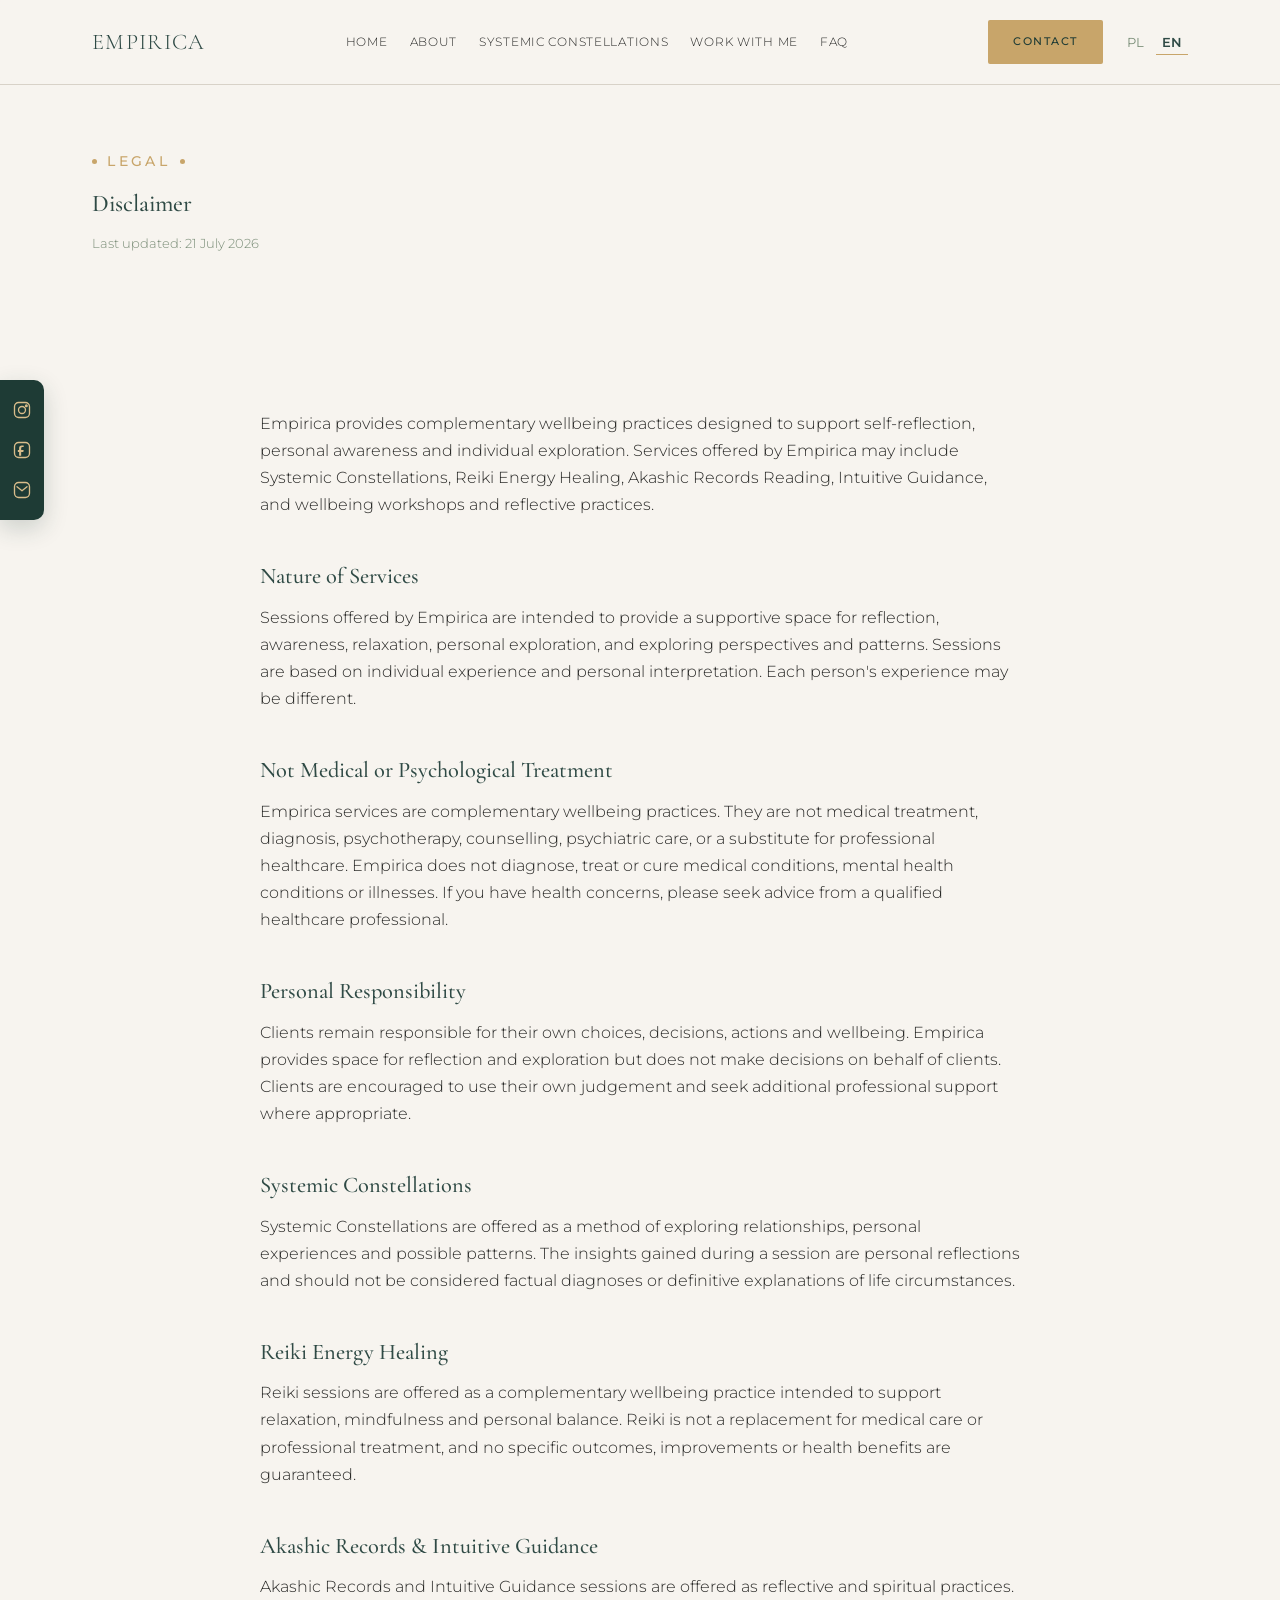
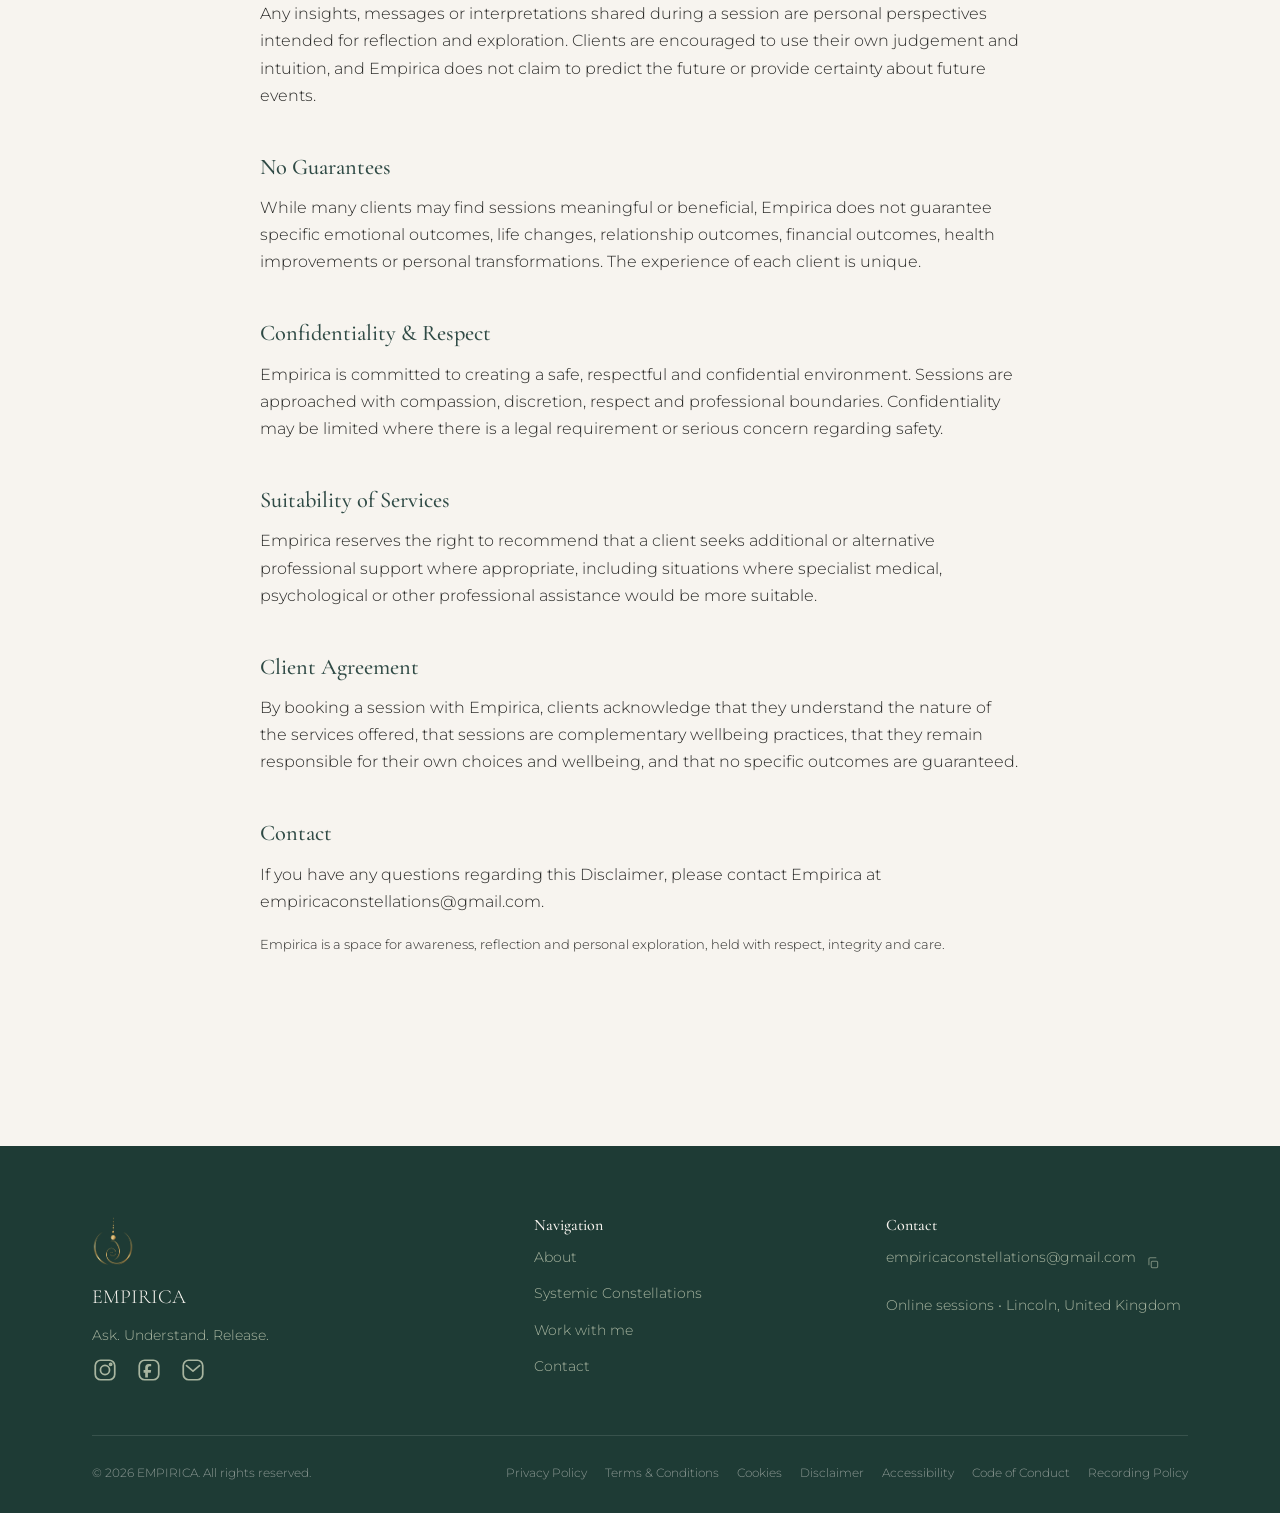
<file: zastrzezenie.html>
<!DOCTYPE html>
<html lang="pl">
<head>
<meta charset="UTF-8">
<meta name="viewport" content="width=device-width, initial-scale=1.0">
<title>Zastrzeżenia prawne | Empirica</title>
<meta name="description" content="Zastrzeżenia prawne Empirica: charakter usług, brak gwarancji rezultatów i odpowiedzialność osobista.">
<link rel="icon" type="image/svg+xml" href="assets/favicon.svg">
<link rel="preconnect" href="https://fonts.googleapis.com">
<link rel="preconnect" href="https://fonts.gstatic.com" crossorigin>
<link href="https://fonts.googleapis.com/css2?family=Cormorant+Garamond:ital,wght@0,400;0,500;0,600;1,400&family=Montserrat:wght@300;400;500;600&display=swap" rel="stylesheet">
<link rel="stylesheet" href="css/style.css">
</head>
<body data-i18n-title="meta.disclaimer">

<header class="site-header">
  <div class="container nav">
    <a href="index.html" class="brand" aria-label="Empirica, strona główna">
      <span class="brand-word">EMPIRICA</span>
    </a>
    <nav class="nav-links" id="navLinks">
      <a href="index.html" data-i18n="nav.home">Strona główna</a>
      <a href="o-mnie.html" data-i18n="nav.about">O mnie</a>
      <a href="ustawienia-systemowe.html" data-i18n="nav.constellations">Ustawienia systemowe</a>
      <a href="oferta.html" data-i18n="nav.offer">Pracuj ze mną</a>
      <a href="faq.html" data-i18n="nav.faq">FAQ</a>
      <a href="kontakt.html" class="btn btn-gold nav-links-cta" data-i18n="nav.contactCta">Kontakt</a>
    </nav>
    <div class="nav-right">
      <a href="kontakt.html" class="btn btn-gold" data-i18n="nav.contactCta">Kontakt</a>
      <div class="lang-switch" role="group" aria-label="Język / Language">
        <button type="button" data-lang="pl">PL</button>
        <button type="button" data-lang="en">EN</button>
      </div>
      <select class="lang-select" aria-label="Język / Language">
        <option value="pl">PL</option>
        <option value="en">EN</option>
      </select>
      <button class="nav-toggle" aria-label="Menu" aria-expanded="false">
        <span></span><span></span><span></span>
      </button>
    </div>
  </div>
</header>

<div class="side-social" aria-label="Social media">
  <a href="https://instagram.com/EmpiricaConstellations" target="_blank" rel="noopener" aria-label="Instagram"><svg viewBox="0 0 24 24" fill="none" stroke="currentColor" stroke-width="1.6"><rect x="3" y="3" width="18" height="18" rx="5"/><circle cx="12" cy="12" r="4.2"/><circle cx="17.2" cy="6.8" r="1"/></svg></a>
  <a href="https://facebook.com/EmpiricaConstellations" target="_blank" rel="noopener" aria-label="Facebook"><svg viewBox="0 0 24 24" fill="none" stroke="currentColor" stroke-width="1.6"><rect x="3" y="3" width="18" height="18" rx="5"/><path d="M14 8.5h-1.5a1.5 1.5 0 0 0-1.5 1.5v2h3l-.4 2.5H11V19h-2.5v-4.5H7v-2.5h1.5V9.8A3.3 3.3 0 0 1 11.9 6.5H14z" fill="currentColor" stroke="none"/></svg></a>
  <a href="kontakt.html" aria-label="Email"><svg viewBox="0 0 24 24" fill="none" stroke="currentColor" stroke-width="1.6"><rect x="3" y="3" width="18" height="18" rx="5"/><path d="M6 8l6 5 6-5" stroke-linecap="round" stroke-linejoin="round"/></svg></a>
</div>

<main>

  <section class="legal-page-header">
    <div class="container">
      <span class="eyebrow" data-i18n="legal.eyebrow">Prawne</span>
      <h1 data-i18n="legal.disclaimer.title">Zastrzeżenia prawne</h1>
      <p class="form-note" data-i18n="legal.updated">Ostatnia aktualizacja: 21 lipca 2026</p>
    </div>
  </section>

  <section>
    <div class="container legal-content">
      <p data-i18n="legal.disclaimer.intro">Empirica oferuje komplementarne praktyki wspierające dobrostan, których celem jest wspieranie autorefleksji, świadomości siebie i indywidualnej eksploracji. Usługi oferowane przez Empirica mogą obejmować ustawienia systemowe, uzdrawianie energią Reiki, odczyty Kronik Akaszy, przewodnictwo intuicyjne oraz warsztaty i praktyki refleksyjne dotyczące dobrostanu.</p>

      <h2 data-i18n="legal.disclaimer.s1title">Charakter usług</h2>
      <p data-i18n="legal.disclaimer.s1body">Sesje oferowane przez Empirica mają na celu stworzenie wspierającej przestrzeni do refleksji, świadomości, relaksu, osobistej eksploracji oraz przyglądania się perspektywom i wzorcom. Sesje opierają się na indywidualnym doświadczeniu i osobistej interpretacji. Doświadczenie każdej osoby może być inne.</p>

      <h2 data-i18n="legal.disclaimer.s2title">Nie jest to leczenie medyczne ani psychologiczne</h2>
      <p data-i18n="legal.disclaimer.s2body">Usługi Empirica są komplementarnymi praktykami wspierającymi dobrostan. Nie są leczeniem medycznym, diagnozą, psychoterapią, poradnictwem, opieką psychiatryczną ani substytutem profesjonalnej opieki zdrowotnej. Empirica nie diagnozuje, nie leczy i nie uzdrawia chorób ani zaburzeń zdrowia psychicznego. W przypadku problemów zdrowotnych należy zasięgnąć porady wykwalifikowanego specjalisty.</p>

      <h2 data-i18n="legal.disclaimer.s3title">Odpowiedzialność osobista</h2>
      <p data-i18n="legal.disclaimer.s3body">Klienci pozostają odpowiedzialni za własne wybory, decyzje, działania i dobrostan. Empirica zapewnia przestrzeń do refleksji i eksploracji, lecz nie podejmuje decyzji w imieniu klientów. Klienci są zachęcani do kierowania się własnym osądem oraz szukania dodatkowego wsparcia specjalistycznego, gdy jest to właściwe.</p>

      <h2 data-i18n="legal.disclaimer.s4title">Ustawienia systemowe</h2>
      <p data-i18n="legal.disclaimer.s4body">Ustawienia systemowe oferowane są jako metoda eksploracji relacji, doświadczeń osobistych i możliwych wzorców. Wglądy uzyskane podczas sesji są osobistymi refleksjami i nie powinny być traktowane jako faktyczne diagnozy ani ostateczne wyjaśnienia okoliczności życiowych.</p>

      <h2 data-i18n="legal.disclaimer.s5title">Uzdrawianie energią Reiki</h2>
      <p data-i18n="legal.disclaimer.s5body">Sesje Reiki oferowane są jako komplementarna praktyka wspierająca relaks, uważność i osobistą równowagę. Reiki nie zastępuje opieki medycznej ani profesjonalnego leczenia, a żadne konkretne rezultaty, poprawy czy korzyści zdrowotne nie są gwarantowane.</p>

      <h2 data-i18n="legal.disclaimer.s6title">Kroniki Akaszy i przewodnictwo intuicyjne</h2>
      <p data-i18n="legal.disclaimer.s6body">Sesje Kronik Akaszy i przewodnictwa intuicyjnego oferowane są jako praktyki refleksyjne i duchowe. Wszelkie wglądy, przekazy czy interpretacje udostępniane podczas sesji są osobistymi perspektywami przeznaczonymi do refleksji i eksploracji. Klienci są zachęcani do kierowania się własnym osądem i intuicją, a Empirica nie twierdzi, że przewiduje przyszłość ani nie daje pewności co do przyszłych wydarzeń.</p>

      <h2 data-i18n="legal.disclaimer.s7title">Brak gwarancji</h2>
      <p data-i18n="legal.disclaimer.s7body">Choć wielu klientów uznaje sesje za wartościowe lub korzystne, Empirica nie gwarantuje konkretnych rezultatów emocjonalnych, zmian życiowych, rezultatów w relacjach, rezultatów finansowych, poprawy zdrowia ani osobistych transformacji. Doświadczenie każdego klienta jest wyjątkowe.</p>

      <h2 data-i18n="legal.disclaimer.s8title">Poufność i szacunek</h2>
      <p data-i18n="legal.disclaimer.s8body">Empirica dba o stworzenie bezpiecznego, pełnego szacunku i poufnego środowiska. Sesje prowadzone są ze współczuciem, dyskrecją, szacunkiem i zachowaniem granic zawodowych. Poufność może zostać ograniczona w przypadku wymogu prawnego lub poważnych obaw dotyczących bezpieczeństwa.</p>

      <h2 data-i18n="legal.disclaimer.s9title">Adekwatność usług</h2>
      <p data-i18n="legal.disclaimer.s9body">Empirica zastrzega sobie prawo do zarekomendowania klientowi skorzystania z dodatkowego lub alternatywnego wsparcia specjalistycznego, gdy jest to właściwe, w tym w sytuacjach, gdy bardziej odpowiednia byłaby specjalistyczna pomoc medyczna, psychologiczna lub inna profesjonalna.</p>

      <h2 data-i18n="legal.disclaimer.s10title">Zgoda klienta</h2>
      <p data-i18n="legal.disclaimer.s10body">Rezerwując sesję w Empirica, klienci potwierdzają, że rozumieją charakter oferowanych usług, że sesje są komplementarnymi praktykami wspierającymi dobrostan, że pozostają odpowiedzialni za własne wybory i dobrostan oraz że żadne konkretne rezultaty nie są gwarantowane.</p>

      <h2 data-i18n="legal.disclaimer.s11title">Kontakt</h2>
      <p data-i18n="legal.disclaimer.s11body">W przypadku pytań dotyczących niniejszego zastrzeżenia prosimy o kontakt pod adresem empiricaconstellations@gmail.com.</p>

      <p class="disclaimer-note" data-i18n="legal.disclaimer.closing">Empirica jest przestrzenią świadomości, refleksji i osobistej eksploracji, prowadzoną z szacunkiem, uczciwością i troską.</p>
    </div>
  </section>

</main>

<footer class="site-footer">
  <div class="container">
    <div class="footer-top">
      <div>
        <div class="footer-brand">
          <img src="assets/logo.png" alt="" height="56">
          <span>EMPIRICA</span>
        </div>
        <p class="footer-tag" data-i18n="footer.tagline">Zapytać. Zrozumieć. Uwolnić.</p>
        <div class="social-row" aria-label="Social media">
          <a href="https://instagram.com/EmpiricaConstellations" target="_blank" rel="noopener" aria-label="Instagram"><svg viewBox="0 0 24 24" fill="none" stroke="currentColor" stroke-width="1.6"><rect x="3" y="3" width="18" height="18" rx="5"/><circle cx="12" cy="12" r="4.2"/><circle cx="17.2" cy="6.8" r="1"/></svg></a>
          <a href="https://facebook.com/EmpiricaConstellations" target="_blank" rel="noopener" aria-label="Facebook"><svg viewBox="0 0 24 24" fill="none" stroke="currentColor" stroke-width="1.6"><rect x="3" y="3" width="18" height="18" rx="5"/><path d="M14 8.5h-1.5a1.5 1.5 0 0 0-1.5 1.5v2h3l-.4 2.5H11V19h-2.5v-4.5H7v-2.5h1.5V9.8A3.3 3.3 0 0 1 11.9 6.5H14z" fill="currentColor" stroke="none"/></svg></a>
          <a href="kontakt.html" aria-label="Email"><svg viewBox="0 0 24 24" fill="none" stroke="currentColor" stroke-width="1.6"><rect x="3" y="3" width="18" height="18" rx="5"/><path d="M6 8l6 5 6-5" stroke-linecap="round" stroke-linejoin="round"/></svg></a>
        </div>
      </div>
      <div class="footer-col">
        <h4 data-i18n="footer.navTitle">Nawigacja</h4>
        <a href="o-mnie.html" data-i18n="nav.about">O mnie</a>
        <a href="ustawienia-systemowe.html" data-i18n="nav.constellations">Ustawienia systemowe</a>
        <a href="oferta.html" data-i18n="nav.offer">Pracuj ze mną</a>
        <a href="kontakt.html" data-i18n="nav.contact">Kontakt</a>
      </div>
      <div class="footer-col">
        <h4 data-i18n="footer.contactTitle">Kontakt</h4>
        <span class="email-copy"><span>empiricaconstellations@gmail.com</span><button type="button" class="copy-btn" data-copy="empiricaconstellations@gmail.com" aria-label="Kopiuj adres e-mail / Copy email address"><svg viewBox="0 0 24 24" fill="none" stroke="currentColor" stroke-width="1.8" stroke-linecap="round" stroke-linejoin="round"><rect x="9" y="9" width="11" height="11" rx="2"/><path d="M5 15V5a2 2 0 0 1 2-2h10"/></svg></button></span>
        <span data-i18n="footer.location">Sesje online • Lincoln, Wielka Brytania</span>
      </div>
    </div>
    <div class="footer-bottom">
      <span>© 2026 EMPIRICA. <span data-i18n="footer.rights">Wszelkie prawa zastrzeżone.</span></span>
      <div class="footer-legal">
        <a href="polityka-prywatnosci.html" data-i18n="footer.privacyLink">Polityka prywatności</a>
        <a href="regulamin.html" data-i18n="footer.termsLink">Regulamin</a>
        <a href="polityka-cookies.html" data-i18n="footer.cookiesLink">Cookies</a>
        <a href="zastrzezenie.html" data-i18n="footer.disclaimerLink">Zastrzeżenia prawne</a>
        <a href="dostepnosc.html" data-i18n="footer.accessibilityLink">Dostępność</a>
        <a href="zasady-postepowania.html" data-i18n="footer.conductLink">Zasady postępowania</a>
        <a href="polityka-nagrywania.html" data-i18n="footer.recordingLink">Polityka nagrywania</a>
      </div>
    </div>
  </div>
</footer>

<button id="backToTop" class="back-to-top" aria-label="Powrót do góry / Back to top">
  <svg viewBox="0 0 24 24" fill="none" stroke="currentColor" stroke-width="2" stroke-linecap="round" stroke-linejoin="round"><path d="M12 19V5M5 12l7-7 7 7"/></svg>
</button>

<script src="js/i18n.js"></script>
<script src="js/main.js"></script>
</body>
</html>
</file>
<file: css/style.css>
/* ==========================================================================
   EMPIRICA — brand tokens
   ========================================================================== */
:root {
  --eucalyptus-dark: #1E3B35;
  --eucalyptus-deep: #2F4A45;
  --sage: #A8B5A0;
  --gold: #C8A56A;
  --gold-light: #D9BD8B;
  --ivory: #F7F4EF;
  --stone: #D8D2C8;
  --stone-light: #E9E4DA;
  --moss: #7A8D77;
  --charcoal: #2A2A28;

  --font-serif: 'Cormorant Garamond', Georgia, serif;
  --font-sans: 'Montserrat', -apple-system, sans-serif;

  --max-width: 1160px;
  --nav-height: 84px;
}

/* ==========================================================================
   Reset
   ========================================================================== */
*, *::before, *::after { box-sizing: border-box; }
html { scroll-behavior: smooth; }
body {
  margin: 0;
  font-family: var(--font-sans);
  font-weight: 300;
  color: var(--charcoal);
  background: var(--ivory);
  line-height: 1.7;
  -webkit-font-smoothing: antialiased;
}
img, svg { max-width: 100%; display: block; }
a { color: inherit; text-decoration: none; }
ul { list-style: none; margin: 0; padding: 0; }
h1, h2, h3, h4 {
  font-family: var(--font-serif);
  font-weight: 500;
  color: var(--eucalyptus-deep);
  margin: 0 0 .6em;
  line-height: 1.2;
}
p { margin: 0 0 1.2em; }
.container {
  max-width: var(--max-width);
  margin: 0 auto;
  padding: 0 32px;
}
.eyebrow {
  display: inline-flex;
  align-items: center;
  gap: .7em;
  font-family: var(--font-sans);
  font-weight: 500;
  font-size: .9rem;
  letter-spacing: .24em;
  text-transform: uppercase;
  color: var(--gold);
  margin-bottom: 1.1em;
}
.eyebrow::before, .eyebrow::after {
  content: '';
  width: 5px;
  height: 5px;
  flex-shrink: 0;
  border-radius: 50%;
  background: currentColor;
}
.on-dark .eyebrow { color: var(--gold-light); }
.on-dark h1, .on-dark h2, .on-dark h3 { color: var(--ivory); }
.on-dark p { color: var(--sage); }

/* ==========================================================================
   Buttons
   ========================================================================== */
.btn {
  display: inline-flex;
  align-items: center;
  gap: .6em;
  padding: 15px 34px;
  font-family: var(--font-sans);
  font-size: .8rem;
  font-weight: 500;
  letter-spacing: .14em;
  text-transform: uppercase;
  border-radius: 2px;
  border: 1px solid transparent;
  cursor: pointer;
  transition: background .25s ease, color .25s ease, border-color .25s ease, transform .25s ease;
}
.btn-gold {
  background: var(--gold);
  color: var(--eucalyptus-dark);
}
.btn-gold:hover { background: var(--gold-light); transform: translateY(-1px); }
.btn-outline {
  background: transparent;
  border-color: var(--gold);
  color: var(--gold);
}
.btn-outline:hover { background: var(--gold); color: var(--eucalyptus-dark); }
.on-dark .btn-outline { border-color: var(--sage); color: var(--ivory); }
.on-dark .btn-outline:hover { background: var(--sage); color: var(--eucalyptus-dark); }
.btn-outline-deep {
  background: transparent;
  border-color: var(--eucalyptus-deep);
  color: var(--eucalyptus-deep);
}
.btn-outline-deep:hover { background: var(--eucalyptus-deep); color: var(--gold-light); }

/* ==========================================================================
   Header / Nav
   ========================================================================== */
.site-header {
  position: sticky;
  top: 0;
  z-index: 100;
  background: rgba(247, 244, 239, .92);
  backdrop-filter: blur(6px);
  border-bottom: 1px solid var(--stone);
}
.nav {
  height: var(--nav-height);
  display: flex;
  align-items: center;
  justify-content: space-between;
  gap: 24px;
}
.brand {
  display: flex;
  align-items: center;
  gap: 12px;
  flex-shrink: 0;
}
.brand svg { width: 34px; height: 34px; }
.brand-word {
  font-family: var(--font-serif);
  font-size: 1.4rem;
  letter-spacing: .06em;
  color: var(--eucalyptus-deep);
}
.nav-links {
  display: flex;
  align-items: center;
  gap: 22px;
  flex-shrink: 0;
}
.nav-links a {
  font-size: .74rem;
  letter-spacing: .06em;
  text-transform: uppercase;
  color: var(--charcoal);
  position: relative;
  padding: 6px 0;
  white-space: nowrap;
}
.nav-links a::after {
  content: '';
  position: absolute;
  left: 0; right: 0; bottom: 0;
  height: 1px;
  background: var(--gold);
  transform: scaleX(0);
  transition: transform .25s ease;
}
.nav-links a:hover::after,
.nav-links a[aria-current="page"]::after { transform: scaleX(1); }
.nav-links a[aria-current="page"] { color: var(--eucalyptus-deep); font-weight: 500; }
.nav-links-cta { display: none; }

.nav-right { display: flex; align-items: center; gap: 18px; flex-shrink: 0; }
.nav-right .btn { padding: 11px 24px; font-size: .7rem; }
.lang-switch { display: flex; gap: 6px; font-size: .75rem; letter-spacing: .06em; }
.lang-switch button {
  background: none;
  border: none;
  cursor: pointer;
  color: var(--moss);
  font-family: var(--font-sans);
  padding: 4px 6px;
}
.lang-switch button[aria-current="true"] { color: var(--eucalyptus-deep); font-weight: 600; border-bottom: 1px solid var(--gold); }
.lang-select {
  display: none;
  background: var(--ivory);
  border: 1px solid var(--stone);
  border-radius: 2px;
  cursor: pointer;
  color: var(--eucalyptus-deep);
  font-family: var(--font-sans);
  font-size: .75rem;
  letter-spacing: .06em;
  padding: 7px 10px;
}
.lang-select:focus { outline: none; border-color: var(--gold); }

.nav-toggle {
  display: none;
  flex-direction: column;
  gap: 5px;
  background: none;
  border: none;
  cursor: pointer;
  padding: 8px;
}
.nav-toggle span { width: 24px; height: 1px; background: var(--eucalyptus-deep); }

/* ==========================================================================
   Hero
   ========================================================================== */
.hero {
  position: relative;
  background: radial-gradient(ellipse at 50% 20%, var(--eucalyptus-deep), var(--eucalyptus-dark) 70%);
  color: var(--ivory);
  overflow: hidden;
  padding: 110px 0 90px;
  text-align: center;
}
.hero.hero-page {
  padding: 90px 0 70px;
  min-height: 380px;
  display: flex;
  align-items: center;
  justify-content: center;
}
.hero.hero-photo {
  --hero-photo: url('../assets/hero-photo.jpg');
  background:
    linear-gradient(180deg, rgba(30,59,53,.68), rgba(30,59,53,.86)),
    var(--hero-photo) center 35%/cover no-repeat;
}
.hero.hero-photo.hero-photo-centered {
  background:
    linear-gradient(180deg, rgba(30,59,53,.68), rgba(30,59,53,.86)),
    var(--hero-photo) center center/cover no-repeat;
}

.hero.parallax-hero {
  background: none;
  position: relative;
  overflow: hidden;
}
.hero.parallax-hero .parallax-layer {
  position: absolute;
  inset: -45% 0;
  background:
    linear-gradient(180deg, rgba(30,59,53,.68), rgba(30,59,53,.86)),
    var(--hero-photo) center 35%/cover no-repeat;
  will-change: transform;
  z-index: 0;
}
.hero.parallax-hero .hero-inner { position: relative; z-index: 1; }
.hero.parallax-hero .hero-mark { height: 130px; }
.hero.parallax-hero h1 { font-size: clamp(2.1rem, 4.5vw, 3.2rem); }
.hero-mist {
  position: absolute;
  inset: 0;
  opacity: .35;
  pointer-events: none;
}
.hero-inner { position: relative; z-index: 1; max-width: 720px; margin: 0 auto; }
.hero-mark { height: 112px; width: auto; margin: 0 auto 10px; }
.hero h1 {
  color: var(--ivory);
  font-size: clamp(2.6rem, 6vw, 4.2rem);
  letter-spacing: .04em;
  margin-bottom: .3em;
}
.hero .subtitle {
  font-family: var(--font-sans);
  font-size: .95rem;
  letter-spacing: .18em;
  text-transform: uppercase;
  color: var(--gold-light);
  margin-bottom: 1.6em;
}
.hero .lede {
  color: var(--sage);
  font-size: 1.15rem;
  max-width: 560px;
  margin: 0 auto 2.2em;
}
.hero-actions {
  display: flex;
  justify-content: center;
  align-items: center;
  gap: 18px;
  flex-wrap: wrap;
}
.hero-page h1 { font-size: clamp(2.2rem, 5vw, 3rem); }

/* ==========================================================================
   Sections
   ========================================================================== */
section { padding: 100px 0; }
.section-tight { padding: 70px 0; }
.section-dark {
  background: var(--eucalyptus-dark);
  color: var(--ivory);
}
.section-stone { background: var(--stone); }
.section-sage { background: var(--sage); }
.section-center { text-align: center; }
.lede-block { max-width: 640px; margin: 0 auto 3em; text-align: center; }

.grid-3 {
  display: grid;
  grid-template-columns: repeat(3, minmax(0, 1fr));
  gap: 48px;
}
.grid-2 {
  display: grid;
  grid-template-columns: repeat(2, minmax(0, 1fr));
  gap: 64px;
  align-items: center;
}

.value-card { text-align: center; }
.value-card .icon {
  width: 72px; height: 72px;
  margin: 0 auto 22px;
  color: var(--gold);
}
.value-card h3 { font-size: 1.5rem; }
.value-card p { color: var(--eucalyptus-deep); font-size: 1rem; }

.metaphor-card {
  background: var(--ivory);
  border: 1px solid var(--stone);
  padding: 40px 30px;
  text-align: center;
  transition: transform .3s ease, box-shadow .3s ease;
}
.metaphor-card:hover { transform: translateY(-4px); box-shadow: 0 18px 40px rgba(30,59,53,.08); }
.metaphor-card .icon { width: 60px; height: 60px; margin: 0 auto 22px; color: var(--gold); }
.metaphor-card h4 { font-size: 1.3rem; margin-bottom: .4em; }
.metaphor-card p { color: var(--eucalyptus-deep); font-size: 1rem; margin: 0; }

.service-grid {
  display: grid;
  grid-template-columns: repeat(2, minmax(0, 1fr));
  gap: 20px;
  max-width: 760px;
  margin: 0 auto;
}
.service-tile {
  background: var(--ivory);
  border: 1px solid var(--stone);
  padding: 24px 22px;
  text-align: center;
}
.service-tile h4 { font-size: 1.05rem; margin-bottom: .5em; }
.service-tile p { font-size: .85rem; color: var(--eucalyptus-deep); margin: 0; line-height: 1.5; }
@media (max-width: 640px) { .service-grid { grid-template-columns: minmax(0, 1fr); } }

/* Interactive symbolism explorer */
.symbolism {
  display: grid;
  grid-template-columns: 260px minmax(0, 1fr);
  gap: 24px;
  align-items: start;
}
.symbolism-nav {
  display: flex;
  flex-direction: column;
  gap: 10px;
}
.symbolism-item {
  display: flex;
  align-items: center;
  gap: 16px;
  border: 1px solid var(--stone);
  background: var(--ivory);
  padding: 14px 18px;
  text-align: left;
  cursor: pointer;
  transition: border-color .2s ease, background .2s ease;
  font-family: var(--font-sans);
}
.symbolism-item:hover { border-color: var(--gold); }
.symbolism-item.is-active { border-color: var(--gold); background: var(--stone); }
.symbolism-item .symbolism-icon {
  display: flex;
  align-items: center;
  justify-content: center;
  flex-shrink: 0;
  color: var(--gold);
}
.symbolism-item .symbolism-icon svg { width: 34px; height: 34px; }
.symbolism-item .symbolism-label {
  font-family: var(--font-serif);
  font-size: 1.4rem;
  color: var(--eucalyptus-deep);
}
.symbolism-panel {
  border: 1px solid var(--stone);
  background: var(--ivory);
  padding: 36px;
}
.symbolism-panel-item { display: none; }
.symbolism-panel-item.is-active { display: block; }
.symbolism-panel-header {
  display: flex;
  align-items: center;
  gap: 18px;
  margin-bottom: 26px;
}
.symbolism-panel-header .symbolism-icon {
  display: flex;
  align-items: center;
  justify-content: center;
  color: var(--gold);
  flex-shrink: 0;
}
.symbolism-panel-header .symbolism-icon svg { width: 48px; height: 48px; }
.symbolism-panel-header h3 { margin: 0; font-size: 2.1rem; }
.symbolism-panel-body {
  display: grid;
  grid-template-columns: minmax(0, 1fr) 270px;
  gap: 32px;
  align-items: center;
}
.symbolism-panel-photo { order: 2; }
.symbolism-panel-text { order: 1; }
.symbolism-panel-photo {
  aspect-ratio: 1;
  border: 1px solid var(--stone);
  overflow: hidden;
}
.symbolism-panel-photo img {
  width: 100%;
  height: 100%;
  object-fit: cover;
  object-position: center;
  display: block;
}
.symbolism-panel-text p { margin: 0; color: var(--charcoal); font-size: 1rem; line-height: 1.75; }
@media (max-width: 800px) {
  .symbolism { grid-template-columns: minmax(0, 1fr); }
  .symbolism-panel { padding: 26px; }
  .symbolism-panel-body { grid-template-columns: minmax(0, 1fr); }
  .symbolism-panel-photo { max-width: 220px; margin: 0 auto; }
}

blockquote.pull-quote {
  font-family: var(--font-serif);
  font-size: clamp(1.5rem, 3vw, 2.1rem);
  font-style: italic;
  color: var(--ivory);
  text-align: center;
  max-width: 780px;
  margin: 0 auto;
  line-height: 1.5;
}
blockquote.pull-quote::before,
blockquote.pull-quote::after { color: var(--gold); }
blockquote.pull-quote::before { content: '“'; }
blockquote.pull-quote::after { content: '”'; }

.believe-photo {
  background:
    linear-gradient(180deg, rgba(30,59,53,.7), rgba(30,59,53,.82)),
    url('../assets/about-believe.jpg') center/cover no-repeat;
}
.ready-photo {
  background:
    linear-gradient(180deg, rgba(30,59,53,.55), rgba(30,59,53,.68)),
    url('../assets/ready-photo.jpg') center/cover no-repeat;
}
.ready-photo h2 { color: var(--gold); font-weight: 600; text-shadow: 0 2px 12px rgba(0,0,0,.45); }
.ready-photo p { color: var(--ivory); font-weight: 400; text-shadow: 0 2px 10px rgba(0,0,0,.55); }
.stream-photo {
  background:
    linear-gradient(180deg, rgba(30,59,53,.7), rgba(30,59,53,.82)),
    url('../assets/symbol-stream.jpg') center/cover no-repeat;
}

/* Watermark logo behind a dark section's content */
.section-watermark { position: relative; overflow: hidden; }
.section-watermark .watermark-logo {
  position: absolute;
  top: 50%;
  left: 50%;
  transform: translate(-50%, -50%);
  height: 260px;
  width: auto;
  opacity: .08;
  pointer-events: none;
  z-index: 0;
}
.section-watermark > .container { position: relative; z-index: 1; }

.testimonial {
  background: var(--ivory);
  padding: 30px 36px;
  font-style: italic;
  color: var(--eucalyptus-deep);
  text-align: center;
}
.testimonial-author {
  display: flex;
  flex-direction: column;
  align-items: center;
  gap: 10px;
  margin-top: 20px;
}
.testimonial-avatar {
  width: 44px;
  height: 44px;
  border-radius: 50%;
  background: var(--gold);
  color: var(--eucalyptus-dark);
  display: flex;
  align-items: center;
  justify-content: center;
  font-style: normal;
  font-family: var(--font-sans);
  font-weight: 600;
  font-size: .85rem;
}
.testimonial cite {
  display: block;
  font-style: normal;
  font-size: .8rem;
  letter-spacing: .08em;
  text-transform: uppercase;
  color: var(--moss);
}

/* Testimonial carousel */
.testimonial-carousel {
  position: relative;
  max-width: 780px;
  margin: 0 auto;
  padding: 0 84px;
}
.testimonial-viewport { overflow: hidden; }
.testimonial-track {
  display: flex;
  transition: transform .65s cubic-bezier(.4, 0, .2, 1);
}
.testimonial-slide {
  flex: 0 0 100%;
  min-width: 0;
  box-sizing: border-box;
}
.carousel-arrow {
  position: absolute;
  top: 40%;
  transform: translateY(-50%);
  width: 40px;
  height: 40px;
  border-radius: 50%;
  border: 1px solid var(--stone);
  background: var(--ivory);
  color: var(--eucalyptus-deep);
  display: flex;
  align-items: center;
  justify-content: center;
  cursor: pointer;
  padding: 0;
  transition: background .2s ease, color .2s ease, border-color .2s ease;
}
.carousel-arrow svg { width: 18px; height: 18px; }
.carousel-arrow:hover { background: var(--gold); border-color: var(--gold); color: var(--eucalyptus-dark); }
.carousel-prev { left: 0; }
.carousel-next { right: 0; }
.carousel-dots {
  display: flex;
  justify-content: center;
  gap: 10px;
  margin-top: 26px;
}
.carousel-dot {
  width: 9px;
  height: 9px;
  border-radius: 50%;
  border: none;
  background: var(--stone);
  cursor: pointer;
  padding: 0;
  transition: background .2s ease, transform .2s ease;
}
.carousel-dot.is-active { background: var(--gold); transform: scale(1.3); }
@media (max-width: 600px) {
  .testimonial-carousel { padding: 0; }
  .carousel-arrow { display: none; }
}

/* Decorative placeholder art */
.art-frame {
  border: 1px solid var(--stone);
  aspect-ratio: 4/5;
  overflow: hidden;
}
.art-frame img {
  width: 100%;
  height: 100%;
  object-fit: cover;
  object-position: center;
  display: block;
}
.portrait-frame {
  aspect-ratio: 4/5;
  border: 1px solid var(--stone);
  background: linear-gradient(165deg, var(--eucalyptus-deep), var(--eucalyptus-dark));
  display: flex;
  align-items: center;
  justify-content: center;
}
.portrait-frame svg, .portrait-frame img { width: 46%; color: var(--gold); }

/* Steps */
.steps { display: grid; grid-template-columns: repeat(4, minmax(0, 1fr)); gap: 44px; counter-reset: step; position: relative; }
.step { text-align: center; position: relative; z-index: 1; }
.step:not(:last-child)::after {
  content: '- - - -';
  position: absolute;
  top: 30px;
  left: 100%;
  width: 44px;
  transform: translateY(-50%);
  text-align: center;
  color: var(--gold);
  font-size: 1.05rem;
  font-weight: 600;
  letter-spacing: 1px;
  white-space: nowrap;
  overflow: hidden;
  pointer-events: none;
}
.step .num {
  width: 60px; height: 60px;
  background: var(--gold);
  border: none;
  border-radius: 50%;
  display: flex; align-items: center; justify-content: center;
  margin: 0 auto 20px;
  font-family: var(--font-serif);
  font-weight: 600;
  color: var(--eucalyptus-dark);
  font-size: 1.4rem;
  box-shadow: 0 6px 16px rgba(200,165,106,.35);
}
.step h4 { font-size: 1.15rem; margin-bottom: .35em; }
.step p { font-size: .92rem; color: var(--charcoal); opacity: .8; margin: 0; }
@media (max-width: 900px) { .step::after { display: none; } }

/* Offer / pricing */
.offer-card {
  background: var(--ivory);
  border: 1px solid var(--stone);
  padding: 48px;
}
.offer-card .price {
  font-family: var(--font-serif);
  font-size: 2.4rem;
  color: var(--gold);
  margin: .2em 0 .1em;
}
.offer-card .price small { font-family: var(--font-sans); font-size: .9rem; color: var(--moss); }
.offer-list li {
  padding: 10px 0;
  border-bottom: 1px solid var(--stone);
  font-size: .92rem;
  display: flex;
  gap: 10px;
}
.offer-list li:last-child { border-bottom: none; }
.offer-list li svg { width: 16px; height: 16px; flex-shrink: 0; margin-top: 4px; color: var(--gold); }
/* Offer tabs (interactive service selector) */
.offer-tabs-nav {
  display: flex;
  flex-wrap: wrap;
  justify-content: center;
  gap: 14px;
  margin-bottom: 56px;
  position: sticky;
  top: var(--nav-height);
  z-index: 80;
  background: var(--ivory);
  padding: 18px 0;
}
.offer-tab-btn {
  padding: 14px 28px;
  border-radius: 30px;
  border: 1px solid var(--stone);
  background: var(--ivory);
  font-family: var(--font-sans);
  font-size: .8rem;
  font-weight: 500;
  letter-spacing: .08em;
  text-transform: uppercase;
  color: var(--eucalyptus-deep);
  cursor: pointer;
  transition: background .25s ease, color .25s ease, border-color .25s ease;
}
.offer-tab-btn:hover { border-color: var(--gold); }
.offer-tab-btn.is-active { background: var(--gold); border-color: var(--gold); color: var(--eucalyptus-dark); }
.offer-tab-panel { display: none; }
.offer-tab-panel.is-active { display: grid; grid-template-columns: 340px minmax(0, 1fr); gap: 56px; align-items: start; }
.offer-tab-media { display: flex; flex-direction: column; gap: 24px; }
.offer-tab-price {
  background: var(--ivory);
  border: 1px solid var(--stone);
  padding: 28px;
}
.offer-tab-price .price {
  font-family: var(--font-serif);
  font-size: 1.6rem;
  color: var(--gold);
  margin: 0 0 .3em;
}
.offer-tab-price p:not(.price) { font-size: .88rem; color: var(--charcoal); opacity: .85; margin: 0; }
@media (max-width: 860px) {
  .offer-tab-panel.is-active { grid-template-columns: minmax(0, 1fr); }
  .offer-tab-media { flex-direction: row; }
  .offer-tab-media .art-frame { flex: 1; }
  .offer-tab-price { flex: 1; }
}
@media (max-width: 560px) {
  .offer-tab-media { flex-direction: column; }
}

/* Tile grid (help topics, credentials, etc.) */
.tile-grid {
  display: grid;
  grid-template-columns: repeat(3, minmax(0, 1fr));
  gap: 24px;
}
.tile {
  background: var(--stone-light);
  border: 1px solid var(--stone);
  border-radius: 12px;
  padding: 30px 22px;
  text-align: center;
  transition: transform .3s ease, box-shadow .3s ease, border-color .3s ease;
}
.tile:hover {
  box-shadow: 0 18px 40px rgba(30,59,53,.08);
  border-color: var(--gold);
}
.tile .icon { width: 40px; height: 40px; margin: 0 auto 16px; color: var(--gold); }
.tile span { font-size: .95rem; color: var(--eucalyptus-deep); line-height: 1.4; }
@media (max-width: 760px) { .tile-grid { grid-template-columns: repeat(2, minmax(0, 1fr)); } }
@media (max-width: 500px) { .tile-grid { grid-template-columns: minmax(0, 1fr); } }
.credentials-grid { max-width: 720px; margin: 0 auto; grid-template-columns: repeat(2, minmax(0, 1fr)); }
@media (max-width: 560px) { .credentials-grid { grid-template-columns: minmax(0, 1fr); } }

/* FAQ */
.faq-item { border-bottom: 1px solid var(--stone); padding: 18px 0; }
.faq-item summary {
  font-family: var(--font-serif);
  font-weight: 500;
  font-size: 1.1rem;
  color: var(--eucalyptus-deep);
  cursor: pointer;
  list-style: none;
  display: flex;
  align-items: center;
  justify-content: space-between;
  gap: 16px;
  padding: 4px 0;
}
.faq-item summary::-webkit-details-marker { display: none; }
.faq-item summary::after {
  content: '';
  flex-shrink: 0;
  width: 9px;
  height: 9px;
  border-right: 2px solid var(--gold);
  border-bottom: 2px solid var(--gold);
  transform: rotate(45deg);
  transition: transform .25s ease;
}
.faq-item[open] summary::after { transform: rotate(-135deg); }
.faq-item p { margin: .9em 0 0; color: var(--charcoal); opacity: .85; font-size: .95rem; }
.faq-category {
  font-family: var(--font-sans);
  font-size: .85rem;
  letter-spacing: .12em;
  text-transform: uppercase;
  color: var(--gold);
  margin: 48px 0 4px;
}
.faq-category:first-child { margin-top: 0; }

.disclaimer {
  font-size: .85rem;
  color: var(--moss);
  border-top: 1px solid var(--stone);
  padding-top: 24px;
  margin-top: 40px;
}
.disclaimer-note {
  font-size: .8rem;
  color: var(--moss);
  margin: 18px 0 0;
}

/* Instagram strip */
.insta-grid {
  display: grid;
  grid-template-columns: repeat(6, minmax(0, 1fr));
  gap: 4px;
}
.insta-cell {
  aspect-ratio: 1;
  display: flex;
  align-items: center;
  justify-content: center;
  padding: 14px;
  text-align: center;
}
.insta-cell.art { background: linear-gradient(150deg, var(--eucalyptus-deep), var(--moss)); }
.insta-cell.art svg { width: 44%; color: var(--gold-light); }
.insta-cell.quote { background: var(--ivory); border: 1px solid var(--stone); }
.insta-cell.quote p { font-family: var(--font-serif); font-size: .82rem; font-style: italic; color: var(--eucalyptus-deep); margin: 0; }

/* Contact */
.contact-grid { display: grid; grid-template-columns: minmax(0, 1.1fr) minmax(0, .9fr); gap: 60px; }
.form-row { margin-bottom: 22px; }
.form-row label {
  display: block;
  font-size: .78rem;
  letter-spacing: .08em;
  text-transform: uppercase;
  color: var(--eucalyptus-deep);
  margin-bottom: 8px;
}
.form-row input,
.form-row select,
.form-row textarea {
  width: 100%;
  padding: 13px 14px;
  border: 1px solid var(--stone);
  background: var(--ivory);
  font-family: var(--font-sans);
  font-size: .92rem;
  color: var(--charcoal);
}
.form-row textarea { resize: vertical; min-height: 130px; }
.form-row input:focus,
.form-row select:focus,
.form-row textarea:focus { outline: none; border-color: var(--gold); }
.form-note { font-size: .8rem; color: var(--moss); margin-top: 4px; }
.contact-side { background: var(--eucalyptus-dark); color: var(--ivory); padding: 44px; }
.contact-side h3 { color: var(--ivory); }
.contact-side p { color: var(--sage); }
.contact-side .item { margin-bottom: 22px; }
.contact-side .item .label { display: block; font-size: .72rem; letter-spacing: .1em; text-transform: uppercase; color: var(--gold-light); margin-bottom: 4px; }
.form-status { margin-top: 16px; font-size: .88rem; }
.form-status.success { color: var(--moss); }
.form-status.error { color: #a5453a; }

/* ==========================================================================
   Footer
   ========================================================================== */
.site-footer {
  background: var(--eucalyptus-dark);
  color: var(--sage);
  padding: 70px 0 30px;
}
.footer-top {
  display: grid;
  grid-template-columns: minmax(0, 1.3fr) minmax(0, 1fr) minmax(0, 1fr);
  gap: 50px;
  padding-bottom: 44px;
  border-bottom: 1px solid rgba(247,244,239,.12);
}
.footer-brand { display: flex; flex-direction: column; align-items: flex-start; gap: 8px; margin-bottom: 10px; }
.footer-brand svg { width: 30px; height: 30px; color: var(--gold); }
.footer-brand span { font-family: var(--font-serif); font-size: 1.25rem; color: var(--ivory); }
.footer-tag { font-size: .85rem; max-width: 280px; margin: 0 0 8px; }
.site-footer h4 {
  color: var(--ivory);
}
.footer-col a, .footer-col span { display: block; font-size: .9rem; margin-bottom: 12px; color: var(--sage); }
.footer-col a:hover { color: var(--gold-light); }
.footer-col .email-copy { display: flex; align-items: center; gap: 8px; }

/* Copy-to-clipboard email */
.email-copy { display: inline-flex; align-items: center; gap: 8px; }
.copy-btn {
  background: none;
  border: none;
  padding: 2px;
  margin: 0;
  cursor: pointer;
  color: inherit;
  display: inline-flex;
  align-items: center;
  opacity: .65;
  transition: opacity .2s ease, color .2s ease;
}
.copy-btn:hover { opacity: 1; }
.copy-btn svg { width: 14px; height: 14px; }
.copy-btn.is-copied { color: var(--gold); opacity: 1; }
.footer-bottom {
  display: flex;
  justify-content: space-between;
  align-items: center;
  padding-top: 26px;
  font-size: .78rem;
  color: rgba(247,244,239,.5);
  flex-wrap: wrap;
  gap: 10px;
}
.footer-legal { display: flex; gap: 18px; flex-wrap: wrap; }
.footer-legal a { color: rgba(247,244,239,.5); }
.footer-legal a:hover { color: var(--gold-light); }

/* ==========================================================================
   Legal pages
   ========================================================================== */
.legal-page-header { padding: 60px 0 20px; }
.legal-content {
  max-width: 760px;
  margin: 0 auto;
  padding: 20px 0 90px;
}
.legal-content h2 { font-size: 1.4rem; margin-top: 2em; }
.legal-content h2:first-child { margin-top: 0; }
.legal-content p { color: var(--charcoal); }
.social-row { display: flex; gap: 18px; margin-top: 10px; }
.social-row a svg { width: 26px; height: 26px; color: var(--sage); }
.social-row a:hover svg { color: var(--gold-light); }

/* ==========================================================================
   Sticky side social bar
   ========================================================================== */
.side-social {
  position: fixed;
  left: 0;
  top: 50%;
  transform: translateY(-50%);
  z-index: 95;
  display: flex;
  flex-direction: column;
  align-items: center;
  gap: 20px;
  background: var(--eucalyptus-dark);
  padding: 20px 12px;
  border-radius: 0 10px 10px 0;
  box-shadow: 0 8px 24px rgba(30,59,53,.2);
  opacity: 1;
  transition: opacity .3s ease, transform .3s ease;
}
.side-social.is-hidden {
  opacity: 0;
  transform: translateY(-50%) translateX(-100%);
  pointer-events: none;
}
.side-social a svg { width: 20px; height: 20px; color: var(--gold-light); transition: color .2s ease, transform .2s ease; }
.side-social a:hover svg { color: var(--ivory); transform: scale(1.12); }
@media (max-width: 900px) { .side-social { display: none; } }

/* ==========================================================================
   Back to top
   ========================================================================== */
.back-to-top {
  position: fixed;
  bottom: 28px;
  right: 28px;
  width: 46px;
  height: 46px;
  border-radius: 50%;
  background: var(--gold);
  color: var(--eucalyptus-dark);
  border: none;
  display: flex;
  align-items: center;
  justify-content: center;
  cursor: pointer;
  opacity: 0;
  transform: translateY(10px);
  pointer-events: none;
  transition: opacity .3s ease, transform .3s ease, background .25s ease;
  z-index: 90;
  box-shadow: 0 8px 20px rgba(30,59,53,.25);
}
.back-to-top svg { width: 20px; height: 20px; }
.back-to-top.visible { opacity: 1; transform: translateY(0); pointer-events: auto; }
.back-to-top:hover { background: var(--gold-light); }

/* ==========================================================================
   Responsive
   ========================================================================== */
@media (max-width: 900px) {
  .grid-3 { grid-template-columns: minmax(0, 1fr); gap: 36px; }
  .grid-2 { grid-template-columns: minmax(0, 1fr); gap: 40px; }
  .contact-grid { grid-template-columns: minmax(0, 1fr); column-gap: 0; row-gap: 60px; }
  .steps { grid-template-columns: repeat(2, minmax(0, 1fr)); }
  .footer-top { grid-template-columns: minmax(0, 1fr); gap: 34px; }
  .insta-grid { grid-template-columns: repeat(3, minmax(0, 1fr)); }
  .contact-side { padding: 32px; }
  .symbolism-panel-header h3 { font-size: 1.7rem; }
  .offer-tab-btn { padding: 11px 20px; font-size: .74rem; }
}
@media (max-width: 480px) {
  .insta-grid { grid-template-columns: repeat(2, minmax(0, 1fr)); }
  .offer-tab-btn { padding: 10px 16px; font-size: .7rem; }
  .offer-tabs-nav { gap: 10px; }
  section { padding: 70px 0; }
  .section-tight { padding: 50px 0; }
  .hero { padding: 90px 0 70px; }
  .hero-mark { height: 88px; }
}
@media (max-width: 900px) {
  .nav-links, .nav-right .lang-select { position: static; }
  .nav-links {
    position: fixed;
    top: var(--nav-height);
    left: 0; right: 0;
    background: var(--ivory);
    flex-direction: column;
    align-items: flex-start;
    padding: 24px 32px;
    gap: 18px;
    border-bottom: 1px solid var(--stone);
    transform: translateY(-140%);
    opacity: 0;
    transition: transform .3s ease, opacity .3s ease;
  }
  .nav-links.open { transform: translateY(0); opacity: 1; }
  .nav-toggle { display: flex; }
  .nav-right { gap: 14px; }
  .nav-right > .btn { display: none; }
  .nav-links-cta { display: inline-flex; margin-top: 6px; }
  .lang-switch { display: none; }
  .lang-select { display: block; }
  .steps { grid-template-columns: minmax(0, 1fr); }
}
@media (max-width: 480px) {
  .brand-word { font-size: 1.15rem; }
  .nav-right { gap: 10px; }
  .lang-select { font-size: .7rem; padding: 6px 8px; }
  .container { padding: 0 20px; }
}
</file>
